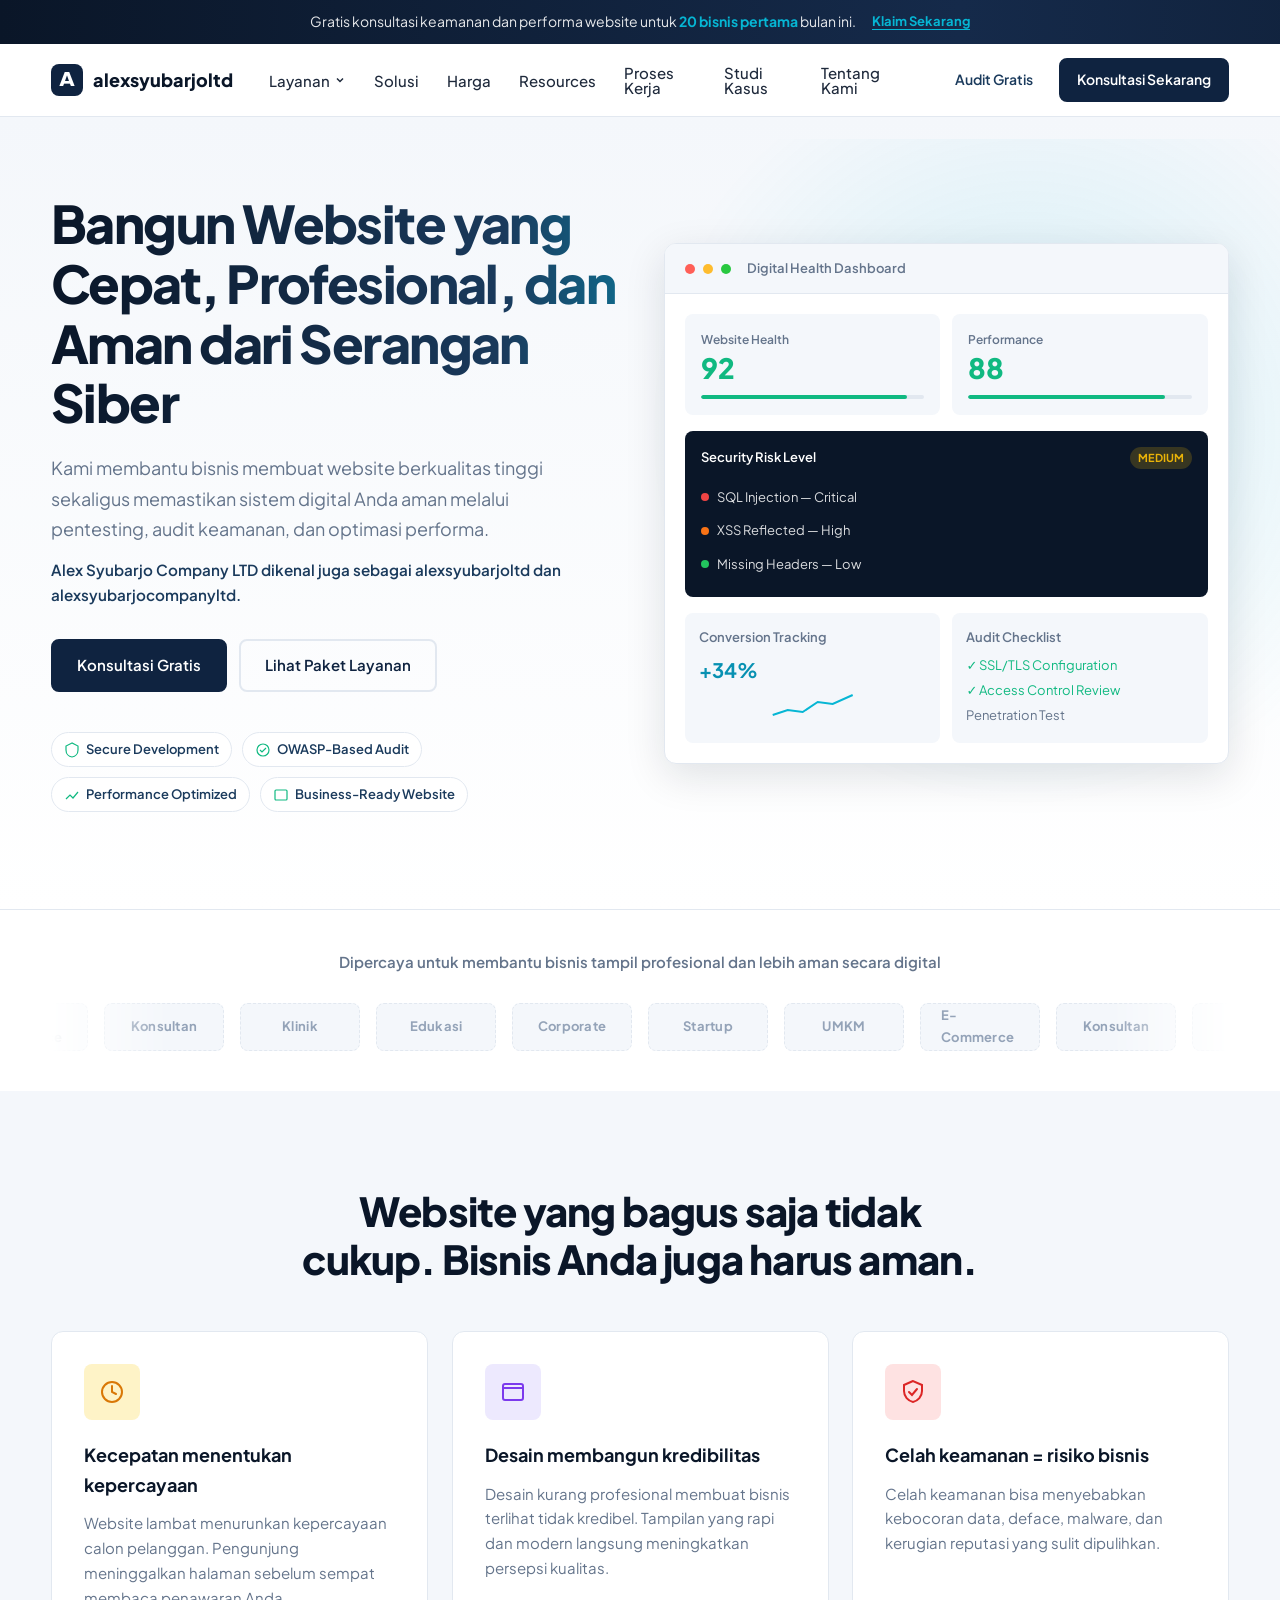
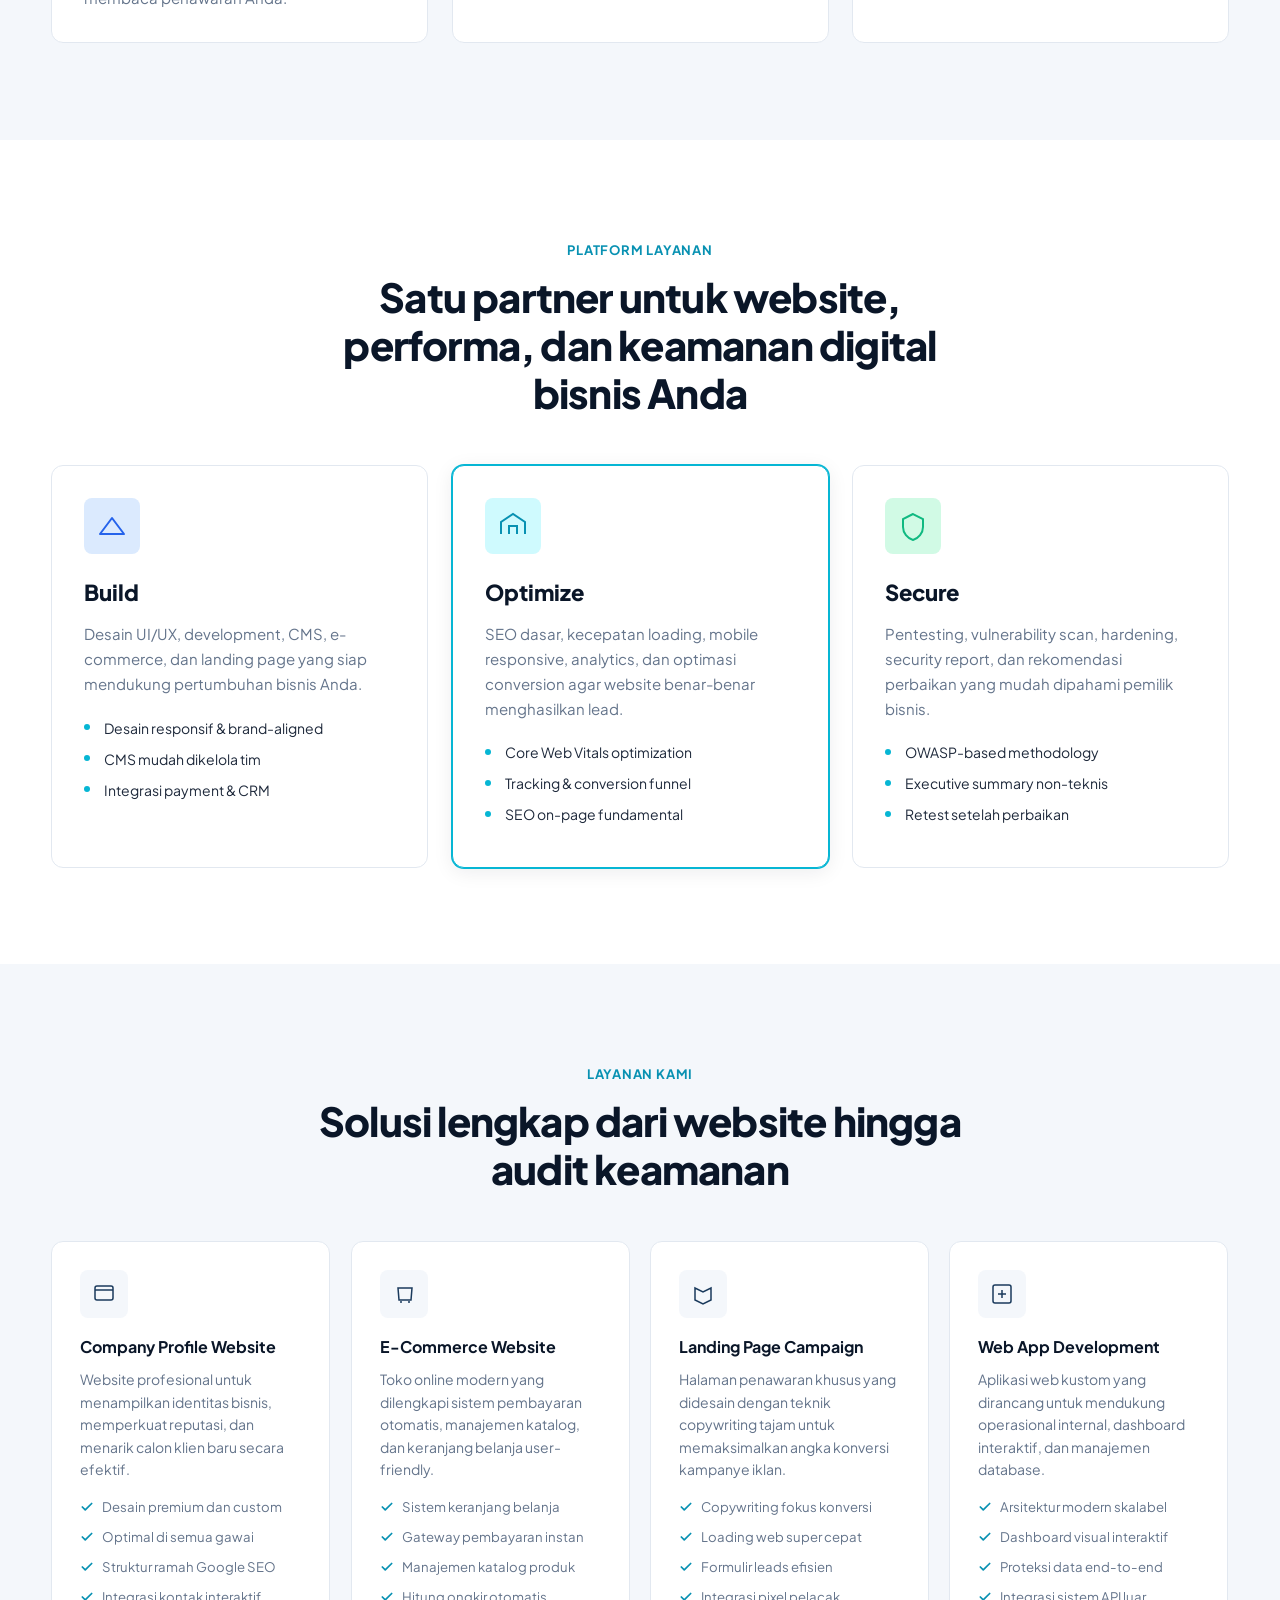
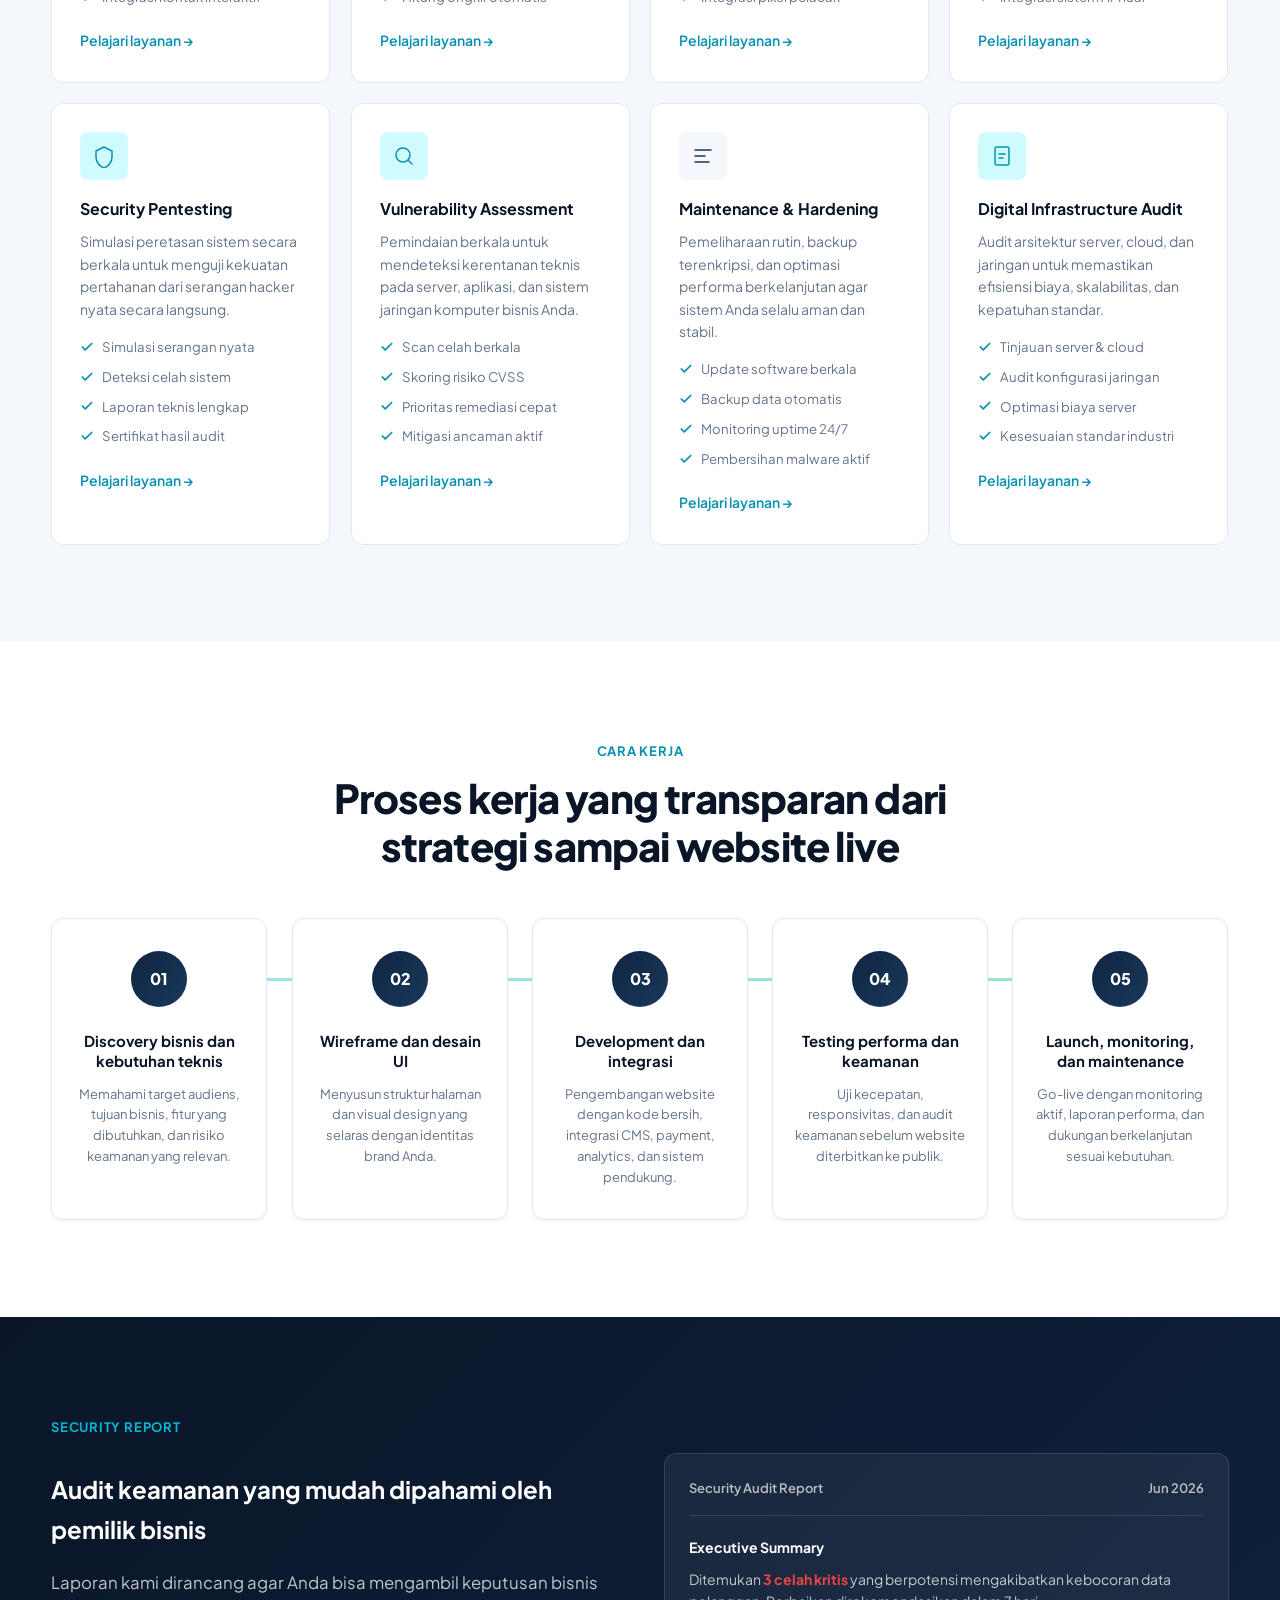
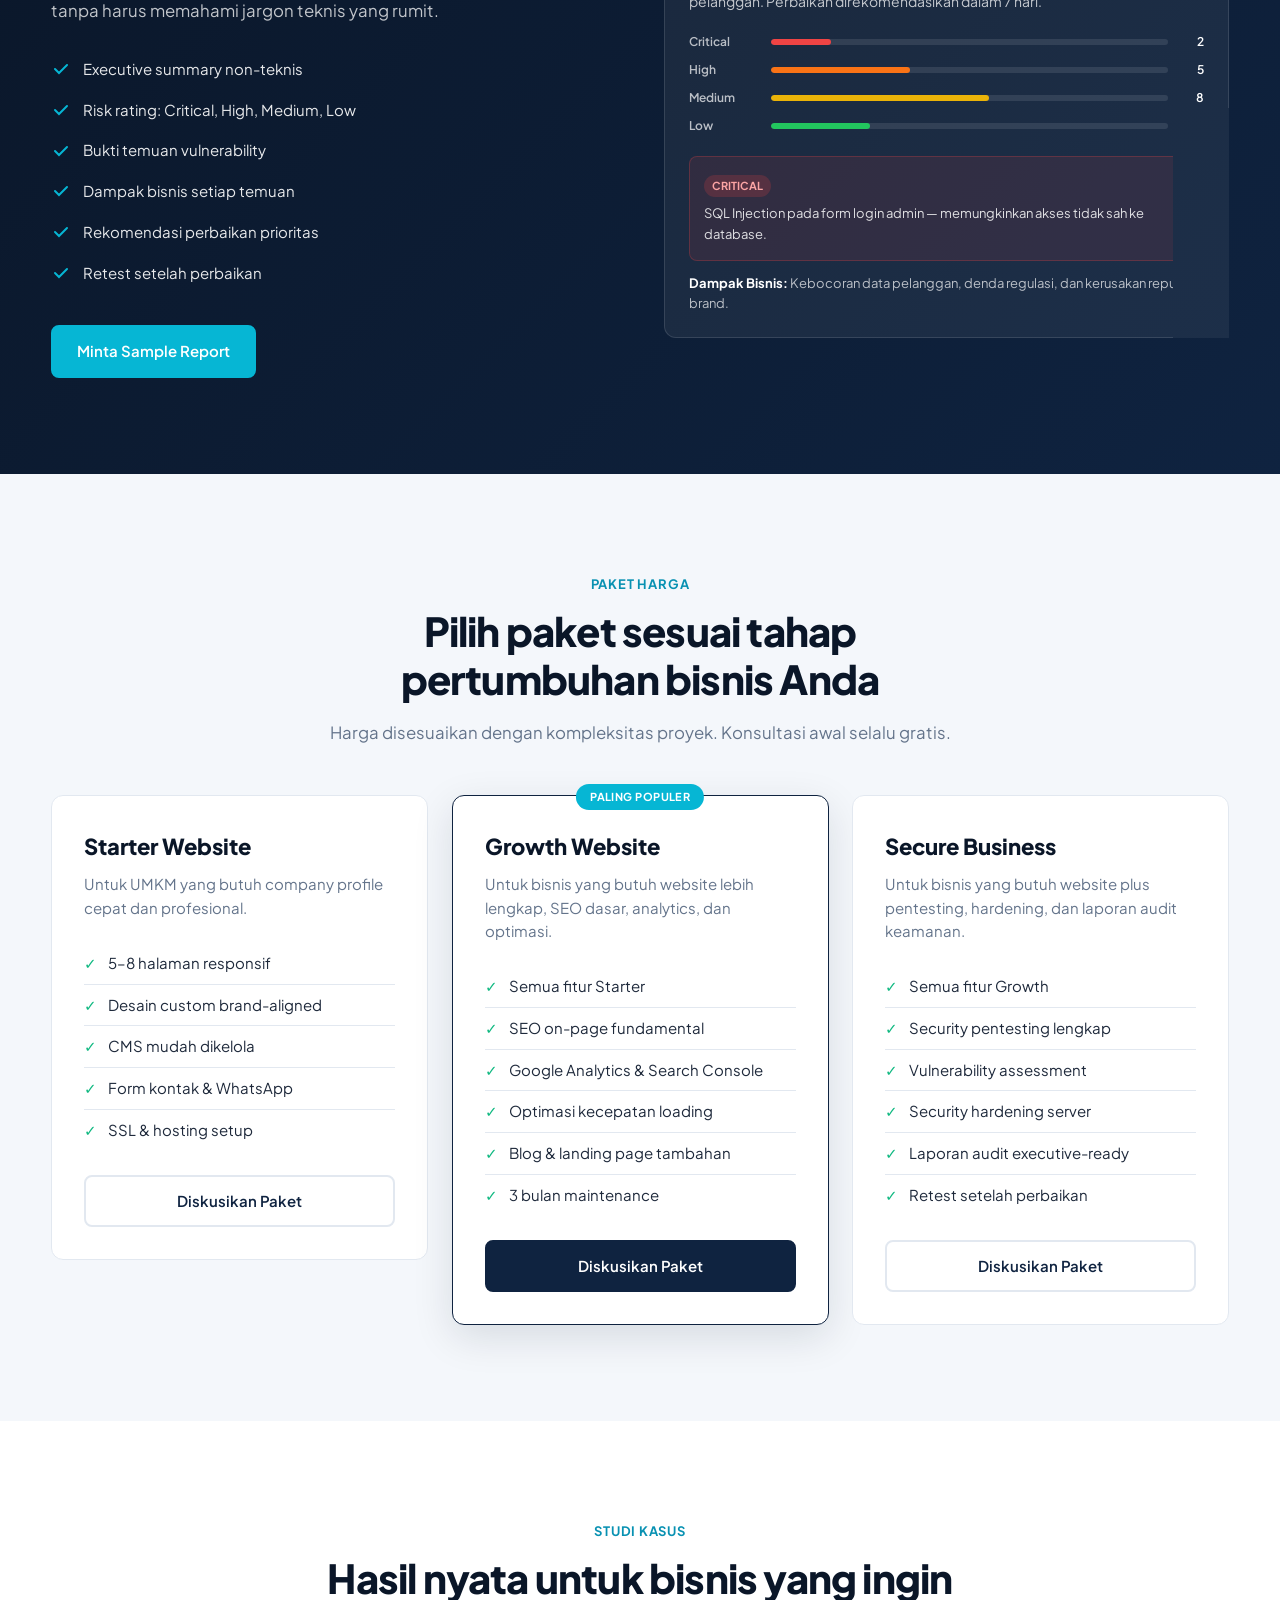
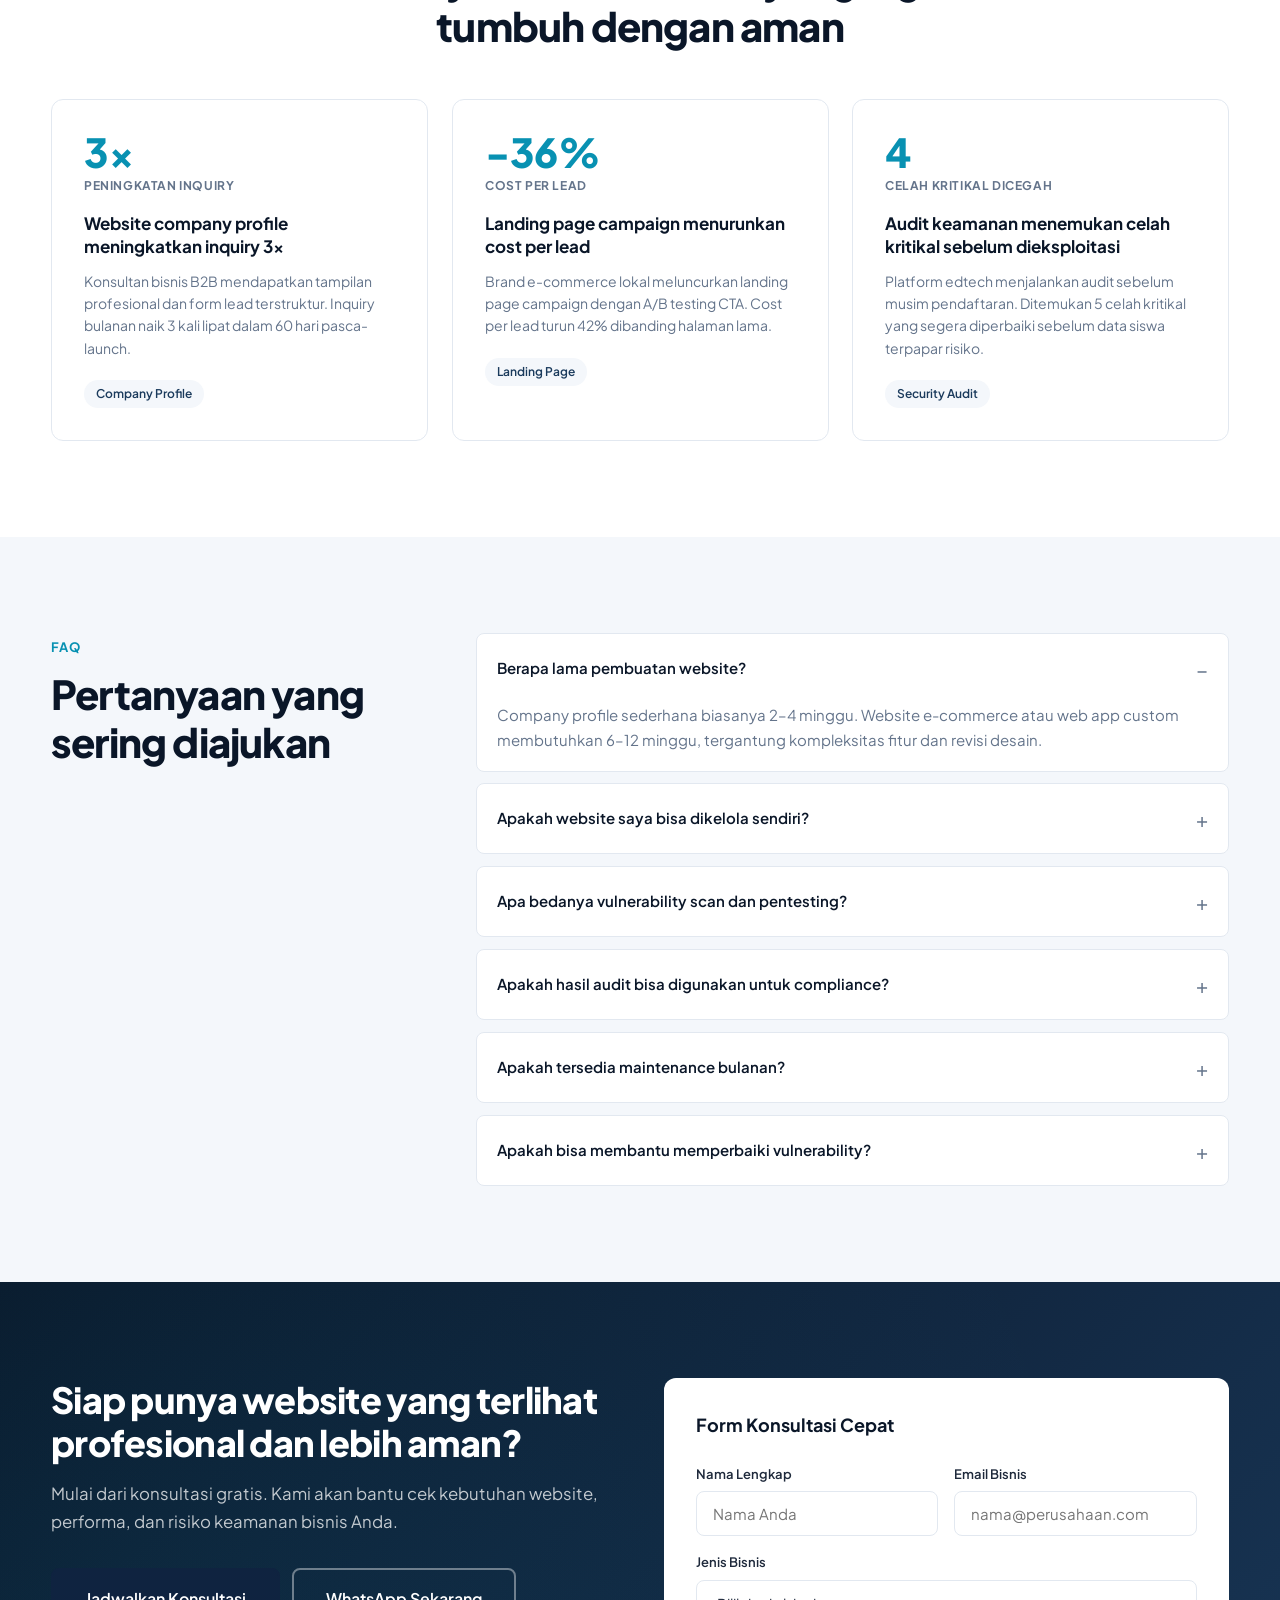
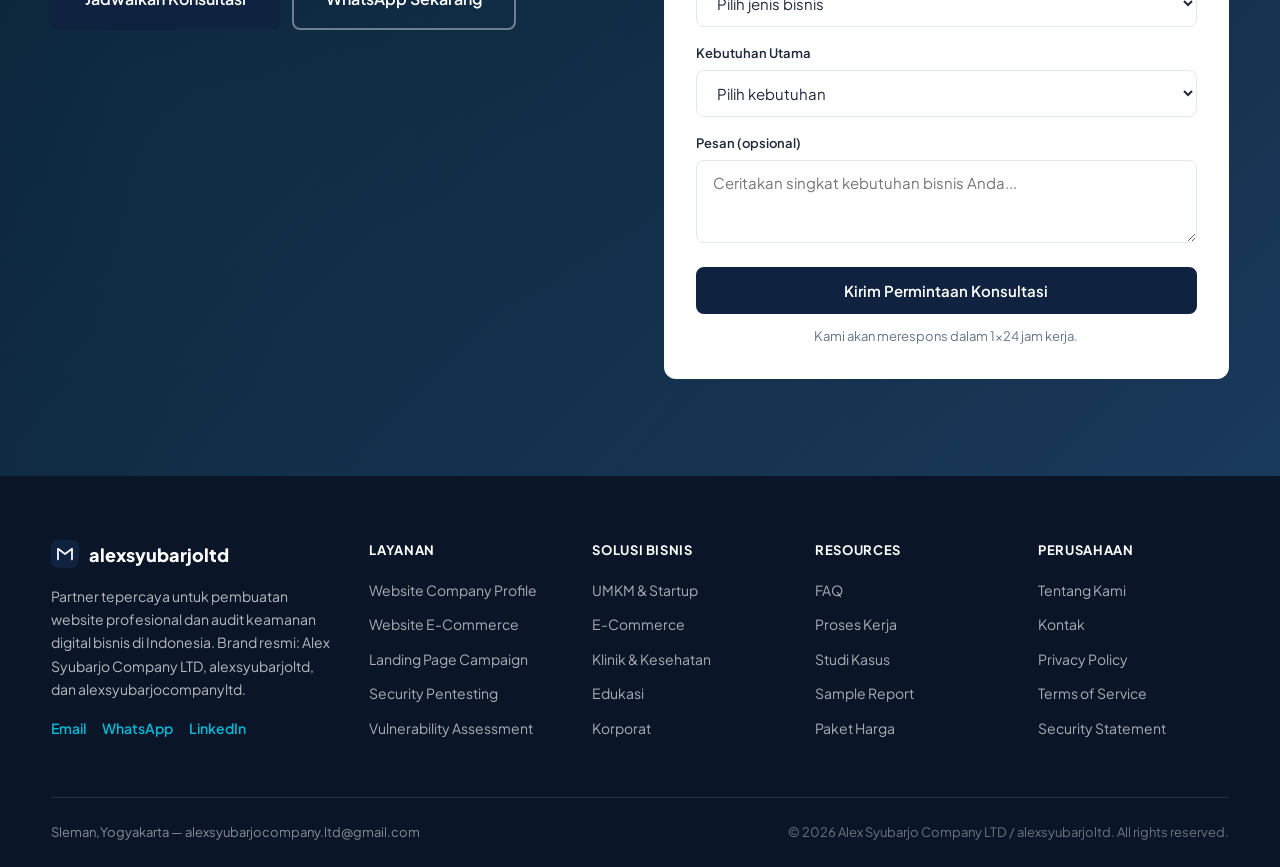
<file: index.html>
<!DOCTYPE html>
<html lang="id">

<head>
  <meta charset="UTF-8" />
  <meta name="viewport" content="width=device-width, initial-scale=1.0" />
  <meta name="description"
    content="Alex Syubarjo Company LTD, alexsyubarjoltd, dan alexsyubarjocompanyltd.web.id menyediakan jasa website profesional, pentesting, dan audit keamanan bisnis." />
  <meta name="robots" content="index, follow" />
  <title>Alex Syubarjo Company LTD | alexsyubarjoltd &amp; alexsyubarjocompanyltd</title>
  <link rel="canonical" href="https://alexsyubarjocompanyltd.web.id/" />
  <link rel="preconnect" href="https://fonts.googleapis.com" />
  <link rel="preconnect" href="https://fonts.gstatic.com" crossorigin />
  <link href="https://fonts.googleapis.com/css2?family=Plus+Jakarta+Sans:wght@400;500;600;700;800&display=swap"
    rel="stylesheet" />
  <link rel="icon" href="/favicon.ico" sizes="any" />
  <link rel="icon" type="image/svg+xml" href="/favicon.svg" />
  <link rel="icon" type="image/png" sizes="48x48" href="/favicon-48.png" />
  <link rel="apple-touch-icon" sizes="180x180" href="/apple-touch-icon.png" />
  <link rel="stylesheet" href="styles.css" />
  <script type="application/ld+json">
    {
      "@context": "https://schema.org",
      "@graph": [
        {
          "@type": "Organization",
          "@id": "https://alexsyubarjocompanyltd.web.id/#organization",
          "name": "Alex Syubarjo Company LTD",
          "alternateName": ["alexsyubarjoltd", "alexsyubarjocompanyltd"],
          "url": "https://alexsyubarjocompanyltd.web.id/",
          "logo": "https://alexsyubarjocompanyltd.web.id/favicon-96.png"
        },
        {
          "@type": "WebSite",
          "@id": "https://alexsyubarjocompanyltd.web.id/#website",
          "name": "Alex Syubarjo Company LTD",
          "alternateName": ["alexsyubarjoltd", "alexsyubarjocompanyltd"],
          "url": "https://alexsyubarjocompanyltd.web.id/",
          "publisher": {
            "@id": "https://alexsyubarjocompanyltd.web.id/#organization"
          }
        }
      ]
    }
  </script>
</head>

<body>
  <!-- Loading Screen -->
  <div id="pageLoader" class="page-loader">
    <div class="loader-inner">
      <div class="loader-logo">
        <svg width="48" height="48" viewBox="0 0 32 32" fill="none" aria-hidden="true">
          <rect width="32" height="32" rx="8" fill="#0f2340" />
          <text x="16" y="22" text-anchor="middle" font-family="system-ui,sans-serif" font-weight="900" font-size="20" fill="#fff">A</text>
        </svg>
      </div>
      <span class="loader-brand">alexsyubarjoltd</span>
      <div class="loader-spinner">
        <svg width="40" height="40" viewBox="0 0 40 40" aria-hidden="true">
          <circle cx="20" cy="20" r="16" stroke="rgba(255,255,255,0.15)" stroke-width="3" fill="none" />
          <circle cx="20" cy="20" r="16" stroke="#06b6d4" stroke-width="3" fill="none" stroke-dasharray="80 21"
            stroke-linecap="round" />
        </svg>
      </div>
      <p class="loader-tagline">Mempersiapkan website Anda...</p>
    </div>
  </div>

  <!-- 1. Announcement bar -->
  <div class="announcement-bar">
    <div class="container announcement-inner">
      <p>Gratis konsultasi keamanan dan performa website untuk <strong>20 bisnis pertama</strong> bulan ini.</p>
      <a href="#kontak" class="announcement-cta">Klaim Sekarang</a>
    </div>
  </div>

  <!-- 2. Header -->
  <header class="site-header" id="header">
    <div class="container header-inner">
      <a href="#" class="logo" aria-label="alexsyubarjoltd">
        <span class="logo-mark" aria-hidden="true">
          <svg width="32" height="32" viewBox="0 0 32 32" fill="none">
            <rect width="32" height="32" rx="8" fill="currentColor" />
            <text x="16" y="22" text-anchor="middle" font-family="system-ui,sans-serif" font-weight="900" font-size="20"
              fill="#fff">A</text>
          </svg>
        </span>
        <span class="logo-text">alexsyubarjoltd</span>
      </a>

      <button class="nav-toggle" type="button" aria-label="Menu" aria-expanded="false" id="navToggle">
        <span></span><span></span><span></span>
      </button>

      <nav class="main-nav" id="mainNav" aria-label="Navigasi utama">
        <div class="nav-item has-mega">
          <button class="nav-link nav-trigger" type="button" aria-expanded="false" aria-haspopup="true"
            id="layananTrigger">
            Layanan
            <svg class="chevron" width="12" height="12" viewBox="0 0 12 12" aria-hidden="true">
              <path d="M3 4.5L6 7.5L9 4.5" stroke="currentColor" stroke-width="1.5" fill="none" />
            </svg>
          </button>
          <div class="mega-menu" id="megaMenu" role="menu">
            <div class="mega-grid">
              <div class="mega-col">
                <span class="mega-label">Pembuatan Website</span>
                <a href="company-profile.html" role="menuitem">Website Company Profile</a>
                <a href="ecommerce.html" role="menuitem">Website E-Commerce</a>
                <a href="landing-page.html" role="menuitem">Landing Page Campaign</a>
                <a href="web-app.html" role="menuitem">Web App Development</a>
              </div>
              <div class="mega-col">
                <span class="mega-label">Keamanan Digital</span>
                <a href="pentesting.html" role="menuitem">Security Pentesting</a>
                <a href="vulnerability.html" role="menuitem">Vulnerability Assessment</a>
                <a href="audit-infrastruktur.html" role="menuitem">Audit Infrastruktur Digital</a>
                <a href="maintenance.html" role="menuitem">Maintenance &amp; Hardening</a>
              </div>
              <div class="mega-promo">
                <p class="mega-promo-title">Butuh audit cepat?</p>
                <p>Dapatkan penilaian risiko awal gratis untuk website bisnis Anda.</p>
                <a href="#kontak" class="btn btn-accent btn-sm">Audit Gratis</a>
              </div>
            </div>
          </div>
        </div>
        <a href="#solusi" class="nav-link">Solusi</a>
        <a href="#harga" class="nav-link">Harga</a>
        <a href="#faq" class="nav-link">Resources</a>
        <a href="#proses" class="nav-link">Proses Kerja</a>
        <a href="#studi-kasus" class="nav-link">Studi Kasus</a>
        <a href="#kontak" class="nav-link">Tentang Kami</a>
      </nav>

      <div class="header-actions">
        <a href="#audit" class="btn btn-ghost btn-sm hide-mobile">Audit Gratis</a>
        <a href="#kontak" class="btn btn-primary btn-sm">Konsultasi Sekarang</a>
      </div>
    </div>
  </header>

  <main>
    <!-- 3. Hero -->
    <section class="hero" id="beranda">
      <div class="container hero-grid">
        <div class="hero-copy">
          <h1>Bangun Website yang Cepat, Profesional, dan Aman dari Serangan Siber</h1>
          <p class="hero-sub">Kami membantu bisnis membuat website berkualitas tinggi sekaligus memastikan sistem
            digital Anda aman melalui pentesting, audit keamanan, dan optimasi performa.</p>
          <p class="brand-alias">Alex Syubarjo Company LTD dikenal juga sebagai alexsyubarjoltd dan
            alexsyubarjocompanyltd.</p>
          <div class="hero-actions">
            <a href="#kontak" class="btn btn-primary">Konsultasi Gratis</a>
            <a href="#harga" class="btn btn-outline">Lihat Paket Layanan</a>
          </div>
          <div class="trust-badges">
            <span class="badge"><svg width="16" height="16" viewBox="0 0 16 16" aria-hidden="true">
                <path d="M8 1L2 4v4c0 3.5 2.5 6.5 6 7 3.5-.5 6-3.5 6-7V4L8 1z" stroke="currentColor" fill="none"
                  stroke-width="1.2" />
              </svg> Secure Development</span>
            <span class="badge"><svg width="16" height="16" viewBox="0 0 16 16" aria-hidden="true">
                <circle cx="8" cy="8" r="6" stroke="currentColor" fill="none" stroke-width="1.2" />
                <path d="M5 8l2 2 4-4" stroke="currentColor" fill="none" stroke-width="1.2" />
              </svg> OWASP-Based Audit</span>
            <span class="badge"><svg width="16" height="16" viewBox="0 0 16 16" aria-hidden="true">
                <path d="M2 12l4-4 3 3 5-6" stroke="currentColor" fill="none" stroke-width="1.2" />
              </svg> Performance Optimized</span>
            <span class="badge"><svg width="16" height="16" viewBox="0 0 16 16" aria-hidden="true">
                <rect x="2" y="3" width="12" height="10" rx="1" stroke="currentColor" fill="none" stroke-width="1.2" />
              </svg> Business-Ready Website</span>
          </div>
        </div>

        <div class="hero-visual" aria-hidden="true">
          <div class="dashboard-mockup">
            <div class="mockup-header">
              <span class="dot red"></span><span class="dot yellow"></span><span class="dot green"></span>
              <span class="mockup-title">Digital Health Dashboard</span>
            </div>
            <div class="mockup-body">
              <div class="score-row">
                <div class="score-card">
                  <span class="score-label">Website Health</span>
                  <span class="score-value good">92</span>
                  <div class="score-bar"><span style="width:92%"></span></div>
                </div>
                <div class="score-card">
                  <span class="score-label">Performance</span>
                  <span class="score-value good">88</span>
                  <div class="score-bar"><span style="width:88%"></span></div>
                </div>
              </div>
              <div class="risk-panel">
                <div class="risk-header">
                  <span>Security Risk Level</span>
                  <span class="risk-tag medium">Medium</span>
                </div>
                <div class="risk-items">
                  <div class="risk-item"><span class="risk-dot critical"></span> SQL Injection — Critical</div>
                  <div class="risk-item"><span class="risk-dot high"></span> XSS Reflected — High</div>
                  <div class="risk-item"><span class="risk-dot low"></span> Missing Headers — Low</div>
                </div>
              </div>
              <div class="mockup-bottom">
                <div class="conversion-mini">
                  <span>Conversion Tracking</span>
                  <strong>+34%</strong>
                  <svg viewBox="0 0 80 30" class="sparkline">
                    <polyline points="0,25 15,20 30,22 45,12 60,14 80,5" fill="none" stroke="currentColor"
                      stroke-width="2" />
                  </svg>
                </div>
                <div class="checklist-mini">
                  <span>Audit Checklist</span>
                  <ul>
                    <li class="done">SSL/TLS Configuration</li>
                    <li class="done">Access Control Review</li>
                    <li>Penetration Test</li>
                  </ul>
                </div>
              </div>
            </div>
          </div>
          <div class="hero-glow"></div>
        </div>
      </div>
    </section>

    <!-- 4. Social proof -->
    <section class="social-proof">
      <div class="container">
        <p class="social-proof-title">Dipercaya untuk membantu bisnis tampil profesional dan lebih aman secara digital
        </p>
        <div class="logo-strip">
          <div class="logo-placeholder"><span>Startup</span></div>
          <div class="logo-placeholder"><span>UMKM</span></div>
          <div class="logo-placeholder"><span>E-Commerce</span></div>
          <div class="logo-placeholder"><span>Konsultan</span></div>
          <div class="logo-placeholder"><span>Klinik</span></div>
          <div class="logo-placeholder"><span>Edukasi</span></div>
          <div class="logo-placeholder"><span>Corporate</span></div>
        </div>
      </div>
    </section>

    <!-- 5. Problem -->
    <section class="section section-alt" id="masalah">
      <div class="container">
        <div class="section-header center">
          <h2>Website yang bagus saja tidak cukup. Bisnis Anda juga harus aman.</h2>
        </div>
        <div class="problem-grid">
          <article class="problem-card">
            <div class="problem-icon slow">
              <svg width="28" height="28" viewBox="0 0 28 28" aria-hidden="true">
                <circle cx="14" cy="14" r="10" stroke="currentColor" fill="none" stroke-width="2" />
                <path d="M14 8v6l4 2" stroke="currentColor" fill="none" stroke-width="2" stroke-linecap="round" />
              </svg>
            </div>
            <h3>Kecepatan menentukan kepercayaan</h3>
            <p>Website lambat menurunkan kepercayaan calon pelanggan. Pengunjung meninggalkan halaman sebelum sempat
              membaca penawaran Anda.</p>
          </article>
          <article class="problem-card">
            <div class="problem-icon design">
              <svg width="28" height="28" viewBox="0 0 28 28" aria-hidden="true">
                <rect x="4" y="6" width="20" height="16" rx="2" stroke="currentColor" fill="none" stroke-width="2" />
                <path d="M4 10h20" stroke="currentColor" stroke-width="2" />
              </svg>
            </div>
            <h3>Desain membangun kredibilitas</h3>
            <p>Desain kurang profesional membuat bisnis terlihat tidak kredibel. Tampilan yang rapi dan modern langsung
              meningkatkan persepsi kualitas.</p>
          </article>
          <article class="problem-card">
            <div class="problem-icon security">
              <svg width="28" height="28" viewBox="0 0 28 28" aria-hidden="true">
                <path d="M14 3L5 7v6c0 5.5 4 10 9 11 5-1 9-5.5 9-11V7l-9-4z" stroke="currentColor" fill="none"
                  stroke-width="2" />
                <path d="M10 14l3 3 5-6" stroke="currentColor" fill="none" stroke-width="2" stroke-linecap="round" />
              </svg>
            </div>
            <h3>Celah keamanan = risiko bisnis</h3>
            <p>Celah keamanan bisa menyebabkan kebocoran data, deface, malware, dan kerugian reputasi yang sulit
              dipulihkan.</p>
          </article>
        </div>
      </div>
    </section>

    <!-- 6. Solution / Platform -->
    <section class="section" id="solusi">
      <div class="container">
        <div class="section-header center">
          <span class="eyebrow">Platform Layanan</span>
          <h2>Satu partner untuk website, performa, dan keamanan digital bisnis Anda</h2>
        </div>
        <div class="pillar-grid">
          <article class="pillar-card">
            <div class="pillar-icon build">
              <svg width="32" height="32" viewBox="0 0 32 32" aria-hidden="true">
                <path d="M4 24l12-16 12 16H4z" stroke="currentColor" fill="none" stroke-width="2"
                  stroke-linejoin="round" />
              </svg>
            </div>
            <h3>Build</h3>
            <p>Desain UI/UX, development, CMS, e-commerce, dan landing page yang siap mendukung pertumbuhan bisnis Anda.
            </p>
            <ul>
              <li>Desain responsif &amp; brand-aligned</li>
              <li>CMS mudah dikelola tim</li>
              <li>Integrasi payment &amp; CRM</li>
            </ul>
          </article>
          <article class="pillar-card featured">
            <div class="pillar-icon optimize">
              <svg width="32" height="32" viewBox="0 0 32 32" aria-hidden="true">
                <path d="M4 24V12l12-8 12 8v12" stroke="currentColor" fill="none" stroke-width="2" />
                <path d="M12 24v-8h8v8" stroke="currentColor" fill="none" stroke-width="2" />
              </svg>
            </div>
            <h3>Optimize</h3>
            <p>SEO dasar, kecepatan loading, mobile responsive, analytics, dan optimasi conversion agar website
              benar-benar menghasilkan lead.</p>
            <ul>
              <li>Core Web Vitals optimization</li>
              <li>Tracking &amp; conversion funnel</li>
              <li>SEO on-page fundamental</li>
            </ul>
          </article>
          <article class="pillar-card">
            <div class="pillar-icon secure">
              <svg width="32" height="32" viewBox="0 0 32 32" aria-hidden="true">
                <path d="M16 4L6 9v8c0 6 4.5 11.5 10 13 5.5-1.5 10-7 10-13V9l-10-5z" stroke="currentColor" fill="none"
                  stroke-width="2" />
              </svg>
            </div>
            <h3>Secure</h3>
            <p>Pentesting, vulnerability scan, hardening, security report, dan rekomendasi perbaikan yang mudah dipahami
              pemilik bisnis.</p>
            <ul>
              <li>OWASP-based methodology</li>
              <li>Executive summary non-teknis</li>
              <li>Retest setelah perbaikan</li>
            </ul>
          </article>
        </div>
      </div>
    </section>

    <!-- 7. Service cards -->
    <section class="section section-alt" id="layanan">
      <div class="container">
        <div class="section-header center">
          <span class="eyebrow">Layanan Kami</span>
          <h2>Solusi lengkap dari website hingga audit keamanan</h2>
        </div>
        <div class="service-grid">
          <article class="service-card">
            <div class="service-icon"><svg width="24" height="24" viewBox="0 0 24 24" aria-hidden="true">
                <rect x="3" y="4" width="18" height="14" rx="2" stroke="currentColor" fill="none" stroke-width="1.5" />
                <path d="M3 8h18" stroke="currentColor" stroke-width="1.5" />
              </svg></div>
            <h3>Company Profile Website</h3>
            <p>Website profesional untuk menampilkan identitas bisnis, memperkuat reputasi, dan menarik calon klien baru secara efektif.</p>
            <ul class="service-features">
              <li><svg width="14" height="14" viewBox="0 0 24 24" fill="none" stroke="currentColor" stroke-width="3" stroke-linecap="round" stroke-linejoin="round" aria-hidden="true"><polyline points="20 6 9 17 4 12"></polyline></svg> Desain premium dan custom</li>
              <li><svg width="14" height="14" viewBox="0 0 24 24" fill="none" stroke="currentColor" stroke-width="3" stroke-linecap="round" stroke-linejoin="round" aria-hidden="true"><polyline points="20 6 9 17 4 12"></polyline></svg> Optimal di semua gawai</li>
              <li><svg width="14" height="14" viewBox="0 0 24 24" fill="none" stroke="currentColor" stroke-width="3" stroke-linecap="round" stroke-linejoin="round" aria-hidden="true"><polyline points="20 6 9 17 4 12"></polyline></svg> Struktur ramah Google SEO</li>
              <li><svg width="14" height="14" viewBox="0 0 24 24" fill="none" stroke="currentColor" stroke-width="3" stroke-linecap="round" stroke-linejoin="round" aria-hidden="true"><polyline points="20 6 9 17 4 12"></polyline></svg> Integrasi kontak interaktif</li>
            </ul>
            <a href="company-profile.html" class="service-link">Pelajari layanan →</a>
          </article>
          <article class="service-card">
            <div class="service-icon"><svg width="24" height="24" viewBox="0 0 24 24" aria-hidden="true">
                <path d="M6 6h14l-1 12H7L6 6z" stroke="currentColor" fill="none" stroke-width="1.5" />
                <circle cx="9" cy="20" r="1" fill="currentColor" />
                <circle cx="17" cy="20" r="1" fill="currentColor" />
              </svg></div>
            <h3>E-Commerce Website</h3>
            <p>Toko online modern yang dilengkapi sistem pembayaran otomatis, manajemen katalog, dan keranjang belanja user-friendly.</p>
            <ul class="service-features">
              <li><svg width="14" height="14" viewBox="0 0 24 24" fill="none" stroke="currentColor" stroke-width="3" stroke-linecap="round" stroke-linejoin="round" aria-hidden="true"><polyline points="20 6 9 17 4 12"></polyline></svg> Sistem keranjang belanja</li>
              <li><svg width="14" height="14" viewBox="0 0 24 24" fill="none" stroke="currentColor" stroke-width="3" stroke-linecap="round" stroke-linejoin="round" aria-hidden="true"><polyline points="20 6 9 17 4 12"></polyline></svg> Gateway pembayaran instan</li>
              <li><svg width="14" height="14" viewBox="0 0 24 24" fill="none" stroke="currentColor" stroke-width="3" stroke-linecap="round" stroke-linejoin="round" aria-hidden="true"><polyline points="20 6 9 17 4 12"></polyline></svg> Manajemen katalog produk</li>
              <li><svg width="14" height="14" viewBox="0 0 24 24" fill="none" stroke="currentColor" stroke-width="3" stroke-linecap="round" stroke-linejoin="round" aria-hidden="true"><polyline points="20 6 9 17 4 12"></polyline></svg> Hitung ongkir otomatis</li>
            </ul>
            <a href="ecommerce.html" class="service-link">Pelajari layanan →</a>
          </article>
          <article class="service-card">
            <div class="service-icon"><svg width="24" height="24" viewBox="0 0 24 24" aria-hidden="true">
                <path d="M4 18V6l8 4 8-4v12l-8 4-8-4z" stroke="currentColor" fill="none" stroke-width="1.5" />
              </svg></div>
            <h3>Landing Page Campaign</h3>
            <p>Halaman penawaran khusus yang didesain dengan teknik copywriting tajam untuk memaksimalkan angka konversi kampanye iklan.</p>
            <ul class="service-features">
              <li><svg width="14" height="14" viewBox="0 0 24 24" fill="none" stroke="currentColor" stroke-width="3" stroke-linecap="round" stroke-linejoin="round" aria-hidden="true"><polyline points="20 6 9 17 4 12"></polyline></svg> Copywriting fokus konversi</li>
              <li><svg width="14" height="14" viewBox="0 0 24 24" fill="none" stroke="currentColor" stroke-width="3" stroke-linecap="round" stroke-linejoin="round" aria-hidden="true"><polyline points="20 6 9 17 4 12"></polyline></svg> Loading web super cepat</li>
              <li><svg width="14" height="14" viewBox="0 0 24 24" fill="none" stroke="currentColor" stroke-width="3" stroke-linecap="round" stroke-linejoin="round" aria-hidden="true"><polyline points="20 6 9 17 4 12"></polyline></svg> Formulir leads efisien</li>
              <li><svg width="14" height="14" viewBox="0 0 24 24" fill="none" stroke="currentColor" stroke-width="3" stroke-linecap="round" stroke-linejoin="round" aria-hidden="true"><polyline points="20 6 9 17 4 12"></polyline></svg> Integrasi pixel pelacak</li>
            </ul>
            <a href="landing-page.html" class="service-link">Pelajari layanan →</a>
          </article>
          <article class="service-card">
            <div class="service-icon"><svg width="24" height="24" viewBox="0 0 24 24" aria-hidden="true">
                <rect x="3" y="3" width="18" height="18" rx="2" stroke="currentColor" fill="none" stroke-width="1.5" />
                <path d="M8 12h8M12 8v8" stroke="currentColor" stroke-width="1.5" />
              </svg></div>
            <h3>Web App Development</h3>
            <p>Aplikasi web kustom yang dirancang untuk mendukung operasional internal, dashboard interaktif, dan manajemen database.</p>
            <ul class="service-features">
              <li><svg width="14" height="14" viewBox="0 0 24 24" fill="none" stroke="currentColor" stroke-width="3" stroke-linecap="round" stroke-linejoin="round" aria-hidden="true"><polyline points="20 6 9 17 4 12"></polyline></svg> Arsitektur modern skalabel</li>
              <li><svg width="14" height="14" viewBox="0 0 24 24" fill="none" stroke="currentColor" stroke-width="3" stroke-linecap="round" stroke-linejoin="round" aria-hidden="true"><polyline points="20 6 9 17 4 12"></polyline></svg> Dashboard visual interaktif</li>
              <li><svg width="14" height="14" viewBox="0 0 24 24" fill="none" stroke="currentColor" stroke-width="3" stroke-linecap="round" stroke-linejoin="round" aria-hidden="true"><polyline points="20 6 9 17 4 12"></polyline></svg> Proteksi data end-to-end</li>
              <li><svg width="14" height="14" viewBox="0 0 24 24" fill="none" stroke="currentColor" stroke-width="3" stroke-linecap="round" stroke-linejoin="round" aria-hidden="true"><polyline points="20 6 9 17 4 12"></polyline></svg> Integrasi sistem API luar</li>
            </ul>
            <a href="web-app.html" class="service-link">Pelajari layanan →</a>
          </article>
          <article class="service-card">
            <div class="service-icon accent"><svg width="24" height="24" viewBox="0 0 24 24" aria-hidden="true">
                <path d="M12 3L4 7v6c0 5 3.5 9.5 8 11 4.5-1.5 8-6 8-11V7l-8-4z" stroke="currentColor" fill="none"
                  stroke-width="1.5" />
              </svg></div>
            <h3>Security Pentesting</h3>
            <p>Simulasi peretasan sistem secara berkala untuk menguji kekuatan pertahanan dari serangan hacker nyata secara langsung.</p>
            <ul class="service-features">
              <li><svg width="14" height="14" viewBox="0 0 24 24" fill="none" stroke="currentColor" stroke-width="3" stroke-linecap="round" stroke-linejoin="round" aria-hidden="true"><polyline points="20 6 9 17 4 12"></polyline></svg> Simulasi serangan nyata</li>
              <li><svg width="14" height="14" viewBox="0 0 24 24" fill="none" stroke="currentColor" stroke-width="3" stroke-linecap="round" stroke-linejoin="round" aria-hidden="true"><polyline points="20 6 9 17 4 12"></polyline></svg> Deteksi celah sistem</li>
              <li><svg width="14" height="14" viewBox="0 0 24 24" fill="none" stroke="currentColor" stroke-width="3" stroke-linecap="round" stroke-linejoin="round" aria-hidden="true"><polyline points="20 6 9 17 4 12"></polyline></svg> Laporan teknis lengkap</li>
              <li><svg width="14" height="14" viewBox="0 0 24 24" fill="none" stroke="currentColor" stroke-width="3" stroke-linecap="round" stroke-linejoin="round" aria-hidden="true"><polyline points="20 6 9 17 4 12"></polyline></svg> Sertifikat hasil audit</li>
            </ul>
            <a href="pentesting.html" class="service-link">Pelajari layanan →</a>
          </article>
          <article class="service-card">
            <div class="service-icon accent"><svg width="24" height="24" viewBox="0 0 24 24" aria-hidden="true">
                <circle cx="11" cy="11" r="7" stroke="currentColor" fill="none" stroke-width="1.5" />
                <path d="M16 16l4 4" stroke="currentColor" stroke-width="1.5" stroke-linecap="round" />
              </svg></div>
            <h3>Vulnerability Assessment</h3>
            <p>Pemindaian berkala untuk mendeteksi kerentanan teknis pada server, aplikasi, dan sistem jaringan komputer bisnis Anda.</p>
            <ul class="service-features">
              <li><svg width="14" height="14" viewBox="0 0 24 24" fill="none" stroke="currentColor" stroke-width="3" stroke-linecap="round" stroke-linejoin="round" aria-hidden="true"><polyline points="20 6 9 17 4 12"></polyline></svg> Scan celah berkala</li>
              <li><svg width="14" height="14" viewBox="0 0 24 24" fill="none" stroke="currentColor" stroke-width="3" stroke-linecap="round" stroke-linejoin="round" aria-hidden="true"><polyline points="20 6 9 17 4 12"></polyline></svg> Skoring risiko CVSS</li>
              <li><svg width="14" height="14" viewBox="0 0 24 24" fill="none" stroke="currentColor" stroke-width="3" stroke-linecap="round" stroke-linejoin="round" aria-hidden="true"><polyline points="20 6 9 17 4 12"></polyline></svg> Prioritas remediasi cepat</li>
              <li><svg width="14" height="14" viewBox="0 0 24 24" fill="none" stroke="currentColor" stroke-width="3" stroke-linecap="round" stroke-linejoin="round" aria-hidden="true"><polyline points="20 6 9 17 4 12"></polyline></svg> Mitigasi ancaman aktif</li>
            </ul>
            <a href="vulnerability.html" class="service-link">Pelajari layanan →</a>
          </article>
          <article class="service-card">
            <div class="service-icon"><svg width="24" height="24" viewBox="0 0 24 24" aria-hidden="true">
                <path d="M4 6h16M4 12h10M4 18h14" stroke="currentColor" stroke-width="1.5" stroke-linecap="round" />
              </svg></div>
            <h3>Maintenance & Hardening</h3>
            <p>Pemeliharaan rutin, backup terenkripsi, dan optimasi performa berkelanjutan agar sistem Anda selalu aman dan stabil.</p>
            <ul class="service-features">
              <li><svg width="14" height="14" viewBox="0 0 24 24" fill="none" stroke="currentColor" stroke-width="3" stroke-linecap="round" stroke-linejoin="round" aria-hidden="true"><polyline points="20 6 9 17 4 12"></polyline></svg> Update software berkala</li>
              <li><svg width="14" height="14" viewBox="0 0 24 24" fill="none" stroke="currentColor" stroke-width="3" stroke-linecap="round" stroke-linejoin="round" aria-hidden="true"><polyline points="20 6 9 17 4 12"></polyline></svg> Backup data otomatis</li>
              <li><svg width="14" height="14" viewBox="0 0 24 24" fill="none" stroke="currentColor" stroke-width="3" stroke-linecap="round" stroke-linejoin="round" aria-hidden="true"><polyline points="20 6 9 17 4 12"></polyline></svg> Monitoring uptime 24/7</li>
              <li><svg width="14" height="14" viewBox="0 0 24 24" fill="none" stroke="currentColor" stroke-width="3" stroke-linecap="round" stroke-linejoin="round" aria-hidden="true"><polyline points="20 6 9 17 4 12"></polyline></svg> Pembersihan malware aktif</li>
            </ul>
            <a href="maintenance.html" class="service-link">Pelajari layanan →</a>
          </article>
          <article class="service-card">
            <div class="service-icon accent"><svg width="24" height="24" viewBox="0 0 24 24" aria-hidden="true">
                <rect x="5" y="3" width="14" height="18" rx="2" stroke="currentColor" fill="none" stroke-width="1.5" />
                <path d="M9 10h6M9 14h4" stroke="currentColor" stroke-width="1.5" stroke-linecap="round" />
              </svg></div>
            <h3>Digital Infrastructure Audit</h3>
            <p>Audit arsitektur server, cloud, dan jaringan untuk memastikan efisiensi biaya, skalabilitas, dan kepatuhan standar.</p>
            <ul class="service-features">
              <li><svg width="14" height="14" viewBox="0 0 24 24" fill="none" stroke="currentColor" stroke-width="3" stroke-linecap="round" stroke-linejoin="round" aria-hidden="true"><polyline points="20 6 9 17 4 12"></polyline></svg> Tinjauan server & cloud</li>
              <li><svg width="14" height="14" viewBox="0 0 24 24" fill="none" stroke="currentColor" stroke-width="3" stroke-linecap="round" stroke-linejoin="round" aria-hidden="true"><polyline points="20 6 9 17 4 12"></polyline></svg> Audit konfigurasi jaringan</li>
              <li><svg width="14" height="14" viewBox="0 0 24 24" fill="none" stroke="currentColor" stroke-width="3" stroke-linecap="round" stroke-linejoin="round" aria-hidden="true"><polyline points="20 6 9 17 4 12"></polyline></svg> Optimasi biaya server</li>
              <li><svg width="14" height="14" viewBox="0 0 24 24" fill="none" stroke="currentColor" stroke-width="3" stroke-linecap="round" stroke-linejoin="round" aria-hidden="true"><polyline points="20 6 9 17 4 12"></polyline></svg> Kesesuaian standar industri</li>
            </ul>
            <a href="audit-infrastruktur.html" class="service-link">Pelajari layanan →</a>
          </article>
        </div>
      </div>
    </section>

    <!-- 8. Process -->
    <section class="section" id="proses">
      <div class="container">
        <div class="section-header center">
          <span class="eyebrow">Cara Kerja</span>
          <h2>Proses kerja yang transparan dari strategi sampai website live</h2>
        </div>
        <div class="process-track">
          <article class="process-step">
            <span class="step-num">01</span>
            <h3>Discovery bisnis dan kebutuhan teknis</h3>
            <p>Memahami target audiens, tujuan bisnis, fitur yang dibutuhkan, dan risiko keamanan yang relevan.</p>
          </article>
          <article class="process-step">
            <span class="step-num">02</span>
            <h3>Wireframe dan desain UI</h3>
            <p>Menyusun struktur halaman dan visual design yang selaras dengan identitas brand Anda.</p>
          </article>
          <article class="process-step">
            <span class="step-num">03</span>
            <h3>Development dan integrasi</h3>
            <p>Pengembangan website dengan kode bersih, integrasi CMS, payment, analytics, dan sistem pendukung.</p>
          </article>
          <article class="process-step">
            <span class="step-num">04</span>
            <h3>Testing performa dan keamanan</h3>
            <p>Uji kecepatan, responsivitas, dan audit keamanan sebelum website diterbitkan ke publik.</p>
          </article>
          <article class="process-step">
            <span class="step-num">05</span>
            <h3>Launch, monitoring, dan maintenance</h3>
            <p>Go-live dengan monitoring aktif, laporan performa, dan dukungan berkelanjutan sesuai kebutuhan.</p>
          </article>
        </div>
      </div>
    </section>

    <!-- 9. Security audit -->
    <section class="section section-dark" id="audit">
      <div class="container audit-grid">
        <div class="audit-copy">
          <span class="eyebrow light">Security Report</span>
          <h2>Audit keamanan yang mudah dipahami oleh pemilik bisnis</h2>
          <p>Laporan kami dirancang agar Anda bisa mengambil keputusan bisnis tanpa harus memahami jargon teknis yang
            rumit.</p>
          <ul class="audit-features">
            <li>
              <svg width="20" height="20" viewBox="0 0 20 20" aria-hidden="true">
                <path d="M4 10l4 4 8-8" stroke="currentColor" fill="none" stroke-width="2" stroke-linecap="round" />
              </svg>
              Executive summary non-teknis
            </li>
            <li>
              <svg width="20" height="20" viewBox="0 0 20 20" aria-hidden="true">
                <path d="M4 10l4 4 8-8" stroke="currentColor" fill="none" stroke-width="2" stroke-linecap="round" />
              </svg>
              Risk rating: Critical, High, Medium, Low
            </li>
            <li>
              <svg width="20" height="20" viewBox="0 0 20 20" aria-hidden="true">
                <path d="M4 10l4 4 8-8" stroke="currentColor" fill="none" stroke-width="2" stroke-linecap="round" />
              </svg>
              Bukti temuan vulnerability
            </li>
            <li>
              <svg width="20" height="20" viewBox="0 0 20 20" aria-hidden="true">
                <path d="M4 10l4 4 8-8" stroke="currentColor" fill="none" stroke-width="2" stroke-linecap="round" />
              </svg>
              Dampak bisnis setiap temuan
            </li>
            <li>
              <svg width="20" height="20" viewBox="0 0 20 20" aria-hidden="true">
                <path d="M4 10l4 4 8-8" stroke="currentColor" fill="none" stroke-width="2" stroke-linecap="round" />
              </svg>
              Rekomendasi perbaikan prioritas
            </li>
            <li>
              <svg width="20" height="20" viewBox="0 0 20 20" aria-hidden="true">
                <path d="M4 10l4 4 8-8" stroke="currentColor" fill="none" stroke-width="2" stroke-linecap="round" />
              </svg>
              Retest setelah perbaikan
            </li>
          </ul>
          <a href="#kontak" class="btn btn-accent">Minta Sample Report</a>
        </div>
        <div class="audit-report" aria-hidden="true">
          <div class="report-card">
            <div class="report-header">
              <span>Security Audit Report</span>
              <span class="report-date">Jun 2026</span>
            </div>
            <div class="report-summary">
              <h4>Executive Summary</h4>
              <p>Ditemukan <strong>3 celah kritis</strong> yang berpotensi mengakibatkan kebocoran data pelanggan.
                Perbaikan direkomendasikan dalam 7 hari.</p>
            </div>
            <div class="report-ratings">
              <div class="rating-row critical"><span>Critical</span>
                <div class="rating-bar"><span style="width:15%"></span></div><span>2</span>
              </div>
              <div class="rating-row high"><span>High</span>
                <div class="rating-bar"><span style="width:35%"></span></div><span>5</span>
              </div>
              <div class="rating-row medium"><span>Medium</span>
                <div class="rating-bar"><span style="width:55%"></span></div><span>8</span>
              </div>
              <div class="rating-row low"><span>Low</span>
                <div class="rating-bar"><span style="width:25%"></span></div><span>3</span>
              </div>
            </div>
            <div class="report-finding">
              <span class="finding-tag critical">Critical</span>
              <p>SQL Injection pada form login admin — memungkinkan akses tidak sah ke database.</p>
            </div>
            <div class="report-impact">
              <strong>Dampak Bisnis:</strong> Kebocoran data pelanggan, denda regulasi, dan kerusakan reputasi brand.
            </div>
          </div>
        </div>
      </div>
    </section>

    <!-- 10. Pricing -->
    <section class="section section-alt" id="harga">
      <div class="container">
        <div class="section-header center">
          <span class="eyebrow">Paket Harga</span>
          <h2>Pilih paket sesuai tahap pertumbuhan bisnis Anda</h2>
          <p class="section-desc">Harga disesuaikan dengan kompleksitas proyek. Konsultasi awal selalu gratis.</p>
        </div>
        <div class="pricing-grid">
          <article class="pricing-card">
            <h3>Starter Website</h3>
            <p class="pricing-desc">Untuk UMKM yang butuh company profile cepat dan profesional.</p>
            <ul class="pricing-features">
              <li>5–8 halaman responsif</li>
              <li>Desain custom brand-aligned</li>
              <li>CMS mudah dikelola</li>
              <li>Form kontak &amp; WhatsApp</li>
              <li>SSL &amp; hosting setup</li>
            </ul>
            <a href="#kontak" class="btn btn-outline btn-block">Diskusikan Paket</a>
          </article>
          <article class="pricing-card popular">
            <span class="popular-badge">Paling Populer</span>
            <h3>Growth Website</h3>
            <p class="pricing-desc">Untuk bisnis yang butuh website lebih lengkap, SEO dasar, analytics, dan optimasi.
            </p>
            <ul class="pricing-features">
              <li>Semua fitur Starter</li>
              <li>SEO on-page fundamental</li>
              <li>Google Analytics &amp; Search Console</li>
              <li>Optimasi kecepatan loading</li>
              <li>Blog &amp; landing page tambahan</li>
              <li>3 bulan maintenance</li>
            </ul>
            <a href="#kontak" class="btn btn-primary btn-block">Diskusikan Paket</a>
          </article>
          <article class="pricing-card">
            <h3>Secure Business</h3>
            <p class="pricing-desc">Untuk bisnis yang butuh website plus pentesting, hardening, dan laporan audit
              keamanan.</p>
            <ul class="pricing-features">
              <li>Semua fitur Growth</li>
              <li>Security pentesting lengkap</li>
              <li>Vulnerability assessment</li>
              <li>Security hardening server</li>
              <li>Laporan audit executive-ready</li>
              <li>Retest setelah perbaikan</li>
            </ul>
            <a href="#kontak" class="btn btn-outline btn-block">Diskusikan Paket</a>
          </article>
        </div>
      </div>
    </section>

    <!-- 11. Case studies -->
    <section class="section" id="studi-kasus">
      <div class="container">
        <div class="section-header center">
          <span class="eyebrow">Studi Kasus</span>
          <h2>Hasil nyata untuk bisnis yang ingin tumbuh dengan aman</h2>
        </div>
        <div class="case-grid">
          <article class="case-card">
            <div class="case-metric">3×</div>
            <span class="case-label">Peningkatan Inquiry</span>
            <h3>Website company profile meningkatkan inquiry 3x</h3>
            <p>Konsultan bisnis B2B mendapatkan tampilan profesional dan form lead terstruktur. Inquiry bulanan naik 3
              kali lipat dalam 60 hari pasca-launch.</p>
            <span class="case-tag">Company Profile</span>
          </article>
          <article class="case-card">
            <div class="case-metric">-42%</div>
            <span class="case-label">Cost per Lead</span>
            <h3>Landing page campaign menurunkan cost per lead</h3>
            <p>Brand e-commerce lokal meluncurkan landing page campaign dengan A/B testing CTA. Cost per lead turun 42%
              dibanding halaman lama.</p>
            <span class="case-tag">Landing Page</span>
          </article>
          <article class="case-card">
            <div class="case-metric">5</div>
            <span class="case-label">Celah Kritikal Dicegah</span>
            <h3>Audit keamanan menemukan celah kritikal sebelum dieksploitasi</h3>
            <p>Platform edtech menjalankan audit sebelum musim pendaftaran. Ditemukan 5 celah kritikal yang segera
              diperbaiki sebelum data siswa terpapar risiko.</p>
            <span class="case-tag">Security Audit</span>
          </article>
        </div>
      </div>
    </section>

    <!-- 12. FAQ -->
    <section class="section section-alt" id="faq">
      <div class="container faq-container">
        <div class="section-header">
          <span class="eyebrow">FAQ</span>
          <h2>Pertanyaan yang sering diajukan</h2>
        </div>
        <div class="faq-list" id="faqList">
          <details class="faq-item" open>
            <summary>Berapa lama pembuatan website?</summary>
            <p>Company profile sederhana biasanya 2–4 minggu. Website e-commerce atau web app custom membutuhkan 6–12
              minggu, tergantung kompleksitas fitur dan revisi desain.</p>
          </details>
          <details class="faq-item">
            <summary>Apakah website saya bisa dikelola sendiri?</summary>
            <p>Ya. Kami menggunakan CMS yang mudah dipelajari tim Anda. Kami juga menyediakan panduan singkat dan sesi
              handover agar Anda bisa update konten secara mandiri.</p>
          </details>
          <details class="faq-item">
            <summary>Apa bedanya vulnerability scan dan pentesting?</summary>
            <p>Vulnerability scan menggunakan tools otomatis untuk mendeteksi kerentanan umum secara cepat. Pentesting
              melibatkan simulasi serangan manual oleh ahli keamanan untuk menemukan celah yang tidak terdeteksi scan
              otomatis.</p>
          </details>
          <details class="faq-item">
            <summary>Apakah hasil audit bisa digunakan untuk compliance?</summary>
            <p>Laporan audit kami dapat menjadi dokumentasi pendukung untuk kebutuhan compliance internal, due diligence
              investor, atau persiapan sertifikasi keamanan. Format disesuaikan dengan standar OWASP.</p>
          </details>
          <details class="faq-item">
            <summary>Apakah tersedia maintenance bulanan?</summary>
            <p>Ya. Kami menawarkan paket maintenance bulanan yang mencakup update keamanan, backup, monitoring uptime,
              dan dukungan teknis sesuai SLA yang disepakati.</p>
          </details>
          <details class="faq-item">
            <summary>Apakah bisa membantu memperbaiki vulnerability?</summary>
            <p>Tentu. Tim development kami dapat menerapkan rekomendasi perbaikan dari laporan audit, lalu melakukan
              retest untuk memastikan celah sudah tertutup dengan benar.</p>
          </details>
        </div>
      </div>
    </section>

    <!-- 13. Final CTA -->
    <section class="section cta-section" id="kontak">
      <div class="container cta-inner">
        <div class="cta-copy">
          <h2>Siap punya website yang terlihat profesional dan lebih aman?</h2>
          <p>Mulai dari konsultasi gratis. Kami akan bantu cek kebutuhan website, performa, dan risiko keamanan bisnis
            Anda.</p>
          <div class="cta-actions">
            <a href="mailto:hello@nexusforge.id" class="btn btn-primary btn-lg">Jadwalkan Konsultasi</a>
            <a href="https://wa.me/6287805718296?text=Halo%2C%20saya%20ingin%20konsultasi%20website%20dan%20audit%20keamanan"
              class="btn btn-outline-light btn-lg" target="_blank" rel="noopener">WhatsApp Sekarang</a>
          </div>
        </div>
        <form class="contact-form" id="contactForm" novalidate>
          <h3>Form Konsultasi Cepat</h3>
          <div class="form-row">
            <label>
              <span>Nama Lengkap</span>
              <input type="text" name="name" required placeholder="Nama Anda" />
            </label>
            <label>
              <span>Email Bisnis</span>
              <input type="email" name="email" required placeholder="nama@perusahaan.com" />
            </label>
          </div>
          <label>
            <span>Jenis Bisnis</span>
            <select name="business" required>
              <option value="">Pilih jenis bisnis</option>
              <option>UMKM / Startup</option>
              <option>E-Commerce</option>
              <option>Korporat / Enterprise</option>
              <option>Klinik / Kesehatan</option>
              <option>Sekolah / Kampus</option>
              <option>Organisasi / Lainnya</option>
            </select>
          </label>
          <label>
            <span>Kebutuhan Utama</span>
            <select name="need" required>
              <option value="">Pilih kebutuhan</option>
              <option>Pembuatan Website Baru</option>
              <option>Redesign Website</option>
              <option>Security Audit / Pentesting</option>
              <option>Website + Audit Keamanan</option>
              <option>Maintenance &amp; Support</option>
            </select>
          </label>
          <label>
            <span>Pesan (opsional)</span>
            <textarea name="message" rows="3" placeholder="Ceritakan singkat kebutuhan bisnis Anda..."></textarea>
          </label>
          <button type="submit" class="btn btn-primary btn-block">Kirim Permintaan Konsultasi</button>
          <p class="form-note">Kami akan merespons dalam 1×24 jam kerja.</p>
        </form>
      </div>
    </section>
  </main>

  <!-- 14. Footer -->
  <footer class="site-footer">
    <div class="container footer-grid">
      <div class="footer-brand">
        <a href="#" class="logo footer-logo">
          <span class="logo-mark" aria-hidden="true">
            <svg width="28" height="28" viewBox="0 0 32 32" fill="none">
              <rect width="32" height="32" rx="8" fill="currentColor" />
              <path d="M8 22V10l8 6 8-6v12" stroke="#fff" stroke-width="2" stroke-linecap="round"
                stroke-linejoin="round" />
            </svg>
          </span>
          <span class="logo-text">alexsyubarjoltd</span>
        </a>
        <p>Partner tepercaya untuk pembuatan website profesional dan audit keamanan digital bisnis di Indonesia.
          Brand resmi: Alex Syubarjo Company LTD, alexsyubarjoltd, dan alexsyubarjocompanyltd.</p>
        <div class="footer-social">
          <a href="mailto:hello@nexusforge.id" aria-label="Email">Email</a>
          <a href="https://wa.me/6287805718296" target="_blank" rel="noopener" aria-label="WhatsApp">WhatsApp</a>
          <a href="https://linkedin.com" target="_blank" rel="noopener" aria-label="LinkedIn">LinkedIn</a>
        </div>
      </div>
      <div class="footer-col">
        <h4>Layanan</h4>
        <ul>
          <li><a href="company-profile.html">Website Company Profile</a></li>
          <li><a href="ecommerce.html">Website E-Commerce</a></li>
          <li><a href="landing-page.html">Landing Page Campaign</a></li>
          <li><a href="pentesting.html">Security Pentesting</a></li>
          <li><a href="vulnerability.html">Vulnerability Assessment</a></li>
        </ul>
      </div>
      <div class="footer-col">
        <h4>Solusi Bisnis</h4>
        <ul>
          <li><a href="#solusi">UMKM &amp; Startup</a></li>
          <li><a href="#solusi">E-Commerce</a></li>
          <li><a href="#solusi">Klinik &amp; Kesehatan</a></li>
          <li><a href="#solusi">Edukasi</a></li>
          <li><a href="#solusi">Korporat</a></li>
        </ul>
      </div>
      <div class="footer-col">
        <h4>Resources</h4>
        <ul>
          <li><a href="#faq">FAQ</a></li>
          <li><a href="#proses">Proses Kerja</a></li>
          <li><a href="#studi-kasus">Studi Kasus</a></li>
          <li><a href="#audit">Sample Report</a></li>
          <li><a href="#harga">Paket Harga</a></li>
        </ul>
      </div>
      <div class="footer-col">
        <h4>Perusahaan</h4>
        <ul>
          <li><a href="#kontak">Tentang Kami</a></li>
          <li><a href="#kontak">Kontak</a></li>
          <li><a href="#">Privacy Policy</a></li>
          <li><a href="#">Terms of Service</a></li>
          <li><a href="#">Security Statement</a></li>
        </ul>
      </div>
    </div>
    <div class="container footer-bottom">
      <address>Sleman,Yogyakarta — alexsyubarjocompany.ltd@gmail.com </address>
      <p>&copy; <span id="year"></span> Alex Syubarjo Company LTD / alexsyubarjoltd. All rights reserved.</p>
    </div>
  </footer>

  <script src="script.js"></script>
</body>

</html>
</file>
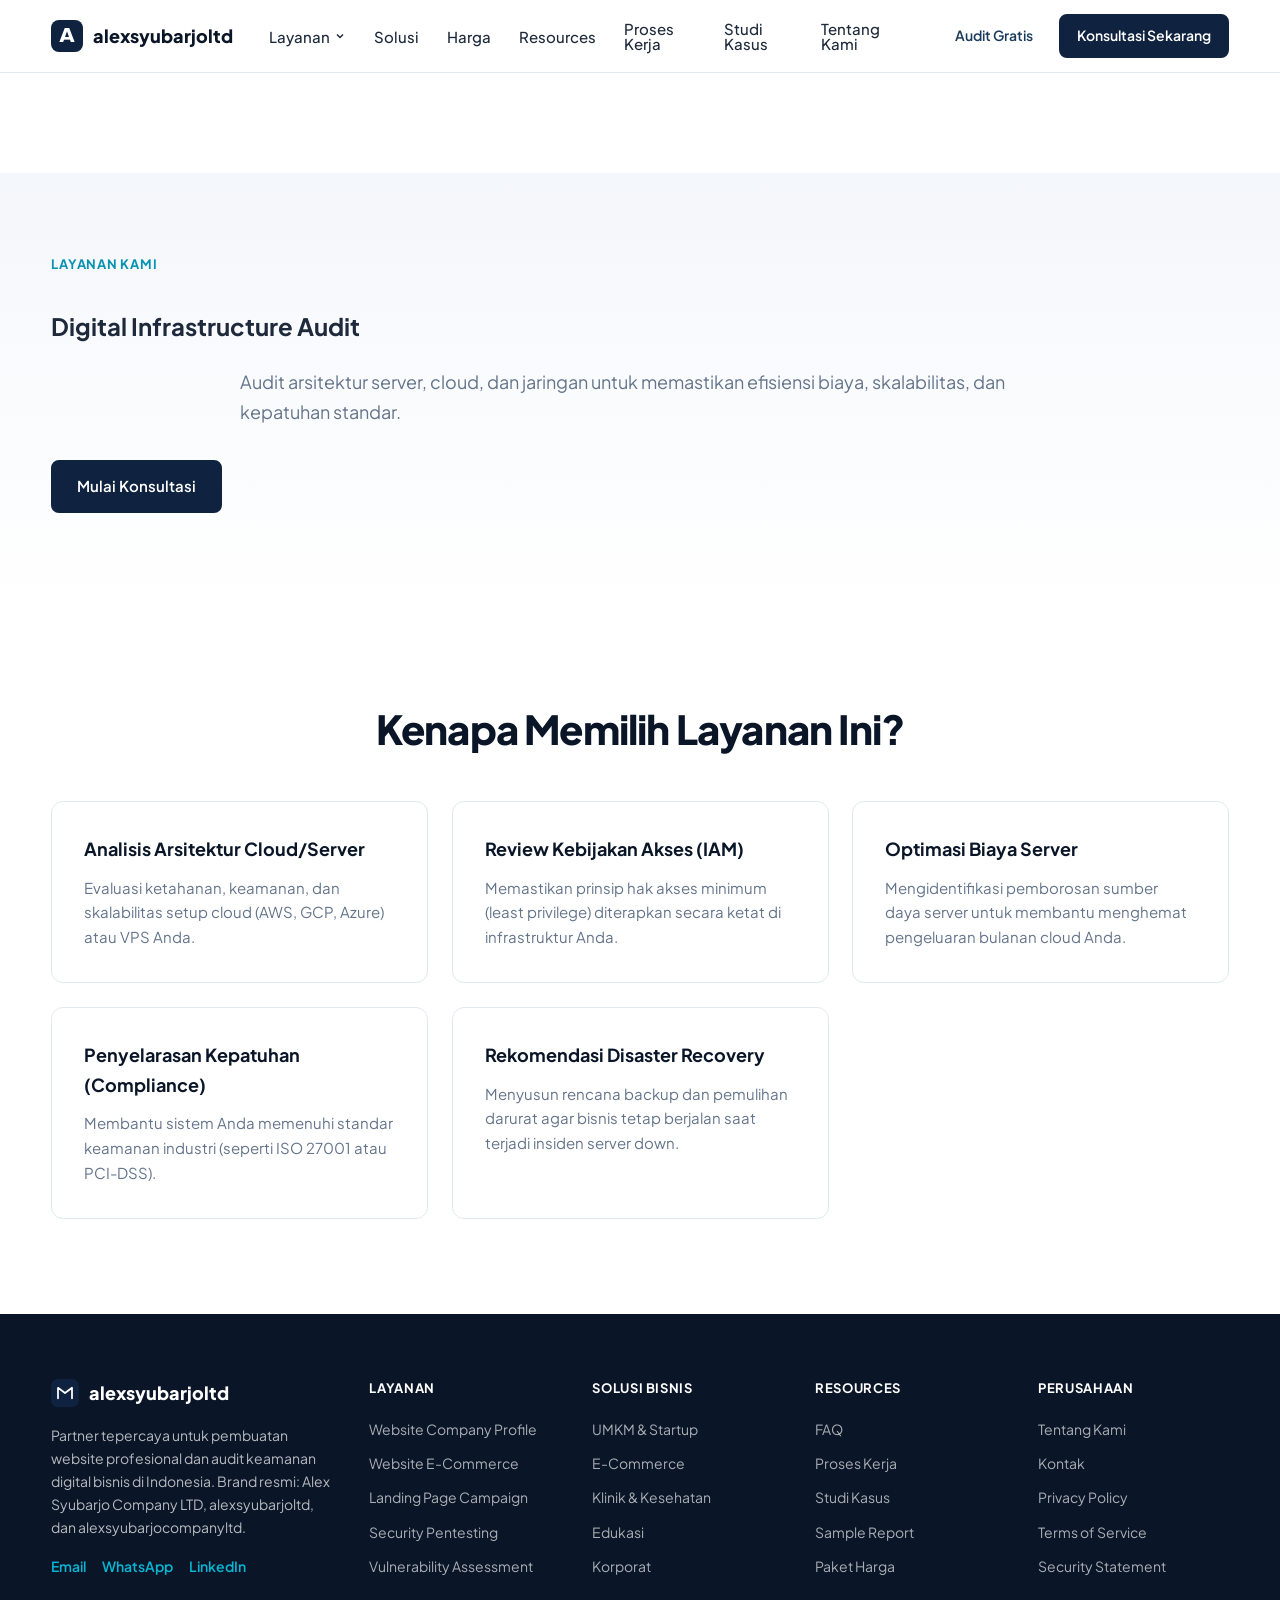
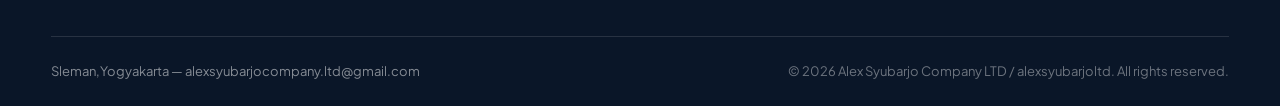
<file: audit-infrastruktur.html>
<!DOCTYPE html>
<html lang="id">
<head>
  <meta charset="UTF-8" />
  <meta name="viewport" content="width=device-width, initial-scale=1.0" />
  <title>Digital Infrastructure Audit — alexsyubarjoltd</title>
  <link rel="preconnect" href="https://fonts.googleapis.com" />
  <link rel="preconnect" href="https://fonts.gstatic.com" crossorigin />
  <link href="https://fonts.googleapis.com/css2?family=Plus+Jakarta+Sans:wght@400;500;600;700;800&display=swap" rel="stylesheet" />
  <link rel="icon" href="/favicon.ico" sizes="any" />
  <link rel="icon" type="image/svg+xml" href="/favicon.svg" />
  <link rel="icon" type="image/png" sizes="48x48" href="/favicon-48.png" />
  <link rel="apple-touch-icon" sizes="180x180" href="/apple-touch-icon.png" />
  <link rel="stylesheet" href="styles.css" />
</head>
<body>
  <!-- 2. Header -->
  <header class="site-header" id="header">
    <div class="container header-inner">
      <a href="index.html" class="logo" aria-label="alexsyubarjoltd">
        <span class="logo-mark" aria-hidden="true">
          <svg width="32" height="32" viewBox="0 0 32 32" fill="none">
            <rect width="32" height="32" rx="8" fill="currentColor" />
            <text x="16" y="22" text-anchor="middle" font-family="system-ui,sans-serif" font-weight="900" font-size="20"
              fill="#fff">A</text>
          </svg>
        </span>
        <span class="logo-text">alexsyubarjoltd</span>
      </a>

      <button class="nav-toggle" type="button" aria-label="Menu" aria-expanded="false" id="navToggle">
        <span></span><span></span><span></span>
      </button>

      <nav class="main-nav" id="mainNav" aria-label="Navigasi utama">
        <div class="nav-item has-mega">
          <button class="nav-link nav-trigger" type="button" aria-expanded="false" aria-haspopup="true"
            id="layananTrigger">
            Layanan
            <svg class="chevron" width="12" height="12" viewBox="0 0 12 12" aria-hidden="true">
              <path d="M3 4.5L6 7.5L9 4.5" stroke="currentColor" stroke-width="1.5" fill="none" />
            </svg>
          </button>
          <div class="mega-menu" id="megaMenu" role="menu">
            <div class="mega-grid">
              <div class="mega-col">
                <span class="mega-label">Pembuatan Website</span>
                <a href="company-profile.html" role="menuitem">Website Company Profile</a>
                <a href="ecommerce.html" role="menuitem">Website E-Commerce</a>
                <a href="landing-page.html" role="menuitem">Landing Page Campaign</a>
                <a href="web-app.html" role="menuitem">Web App Development</a>
              </div>
              <div class="mega-col">
                <span class="mega-label">Keamanan Digital</span>
                <a href="pentesting.html" role="menuitem">Security Pentesting</a>
                <a href="vulnerability.html" role="menuitem">Vulnerability Assessment</a>
                <a href="audit-infrastruktur.html" role="menuitem">Audit Infrastruktur Digital</a>
                <a href="maintenance.html" role="menuitem">Maintenance &amp; Hardening</a>
              </div>
              <div class="mega-promo">
                <p class="mega-promo-title">Butuh audit cepat?</p>
                <p>Dapatkan penilaian risiko awal gratis untuk website bisnis Anda.</p>
                <a href="index.html#kontak" class="btn btn-accent btn-sm">Audit Gratis</a>
              </div>
            </div>
          </div>
        </div>
        <a href="index.html#solusi" class="nav-link">Solusi</a>
        <a href="index.html#harga" class="nav-link">Harga</a>
        <a href="index.html#faq" class="nav-link">Resources</a>
        <a href="index.html#proses" class="nav-link">Proses Kerja</a>
        <a href="index.html#studi-kasus" class="nav-link">Studi Kasus</a>
        <a href="index.html#kontak" class="nav-link">Tentang Kami</a>
      </nav>

      <div class="header-actions">
        <a href="index.html#audit" class="btn btn-ghost btn-sm hide-mobile">Audit Gratis</a>
        <a href="index.html#kontak" class="btn btn-primary btn-sm">Konsultasi Sekarang</a>
      </div>
    </div>
  </header>


  <main style="padding-top: 100px;">
    <section class="section section-alt hero">
      <div class="container center">
        <span class="eyebrow">Layanan Kami</span>
        <h1>Digital Infrastructure Audit</h1>
        <p class="hero-sub" style="margin: 0 auto; max-width: 800px;">Audit arsitektur server, cloud, dan jaringan untuk memastikan efisiensi biaya, skalabilitas, dan kepatuhan standar.</p>
        <div style="margin-top: 32px;">
           <a href="index.html#kontak" class="btn btn-primary">Mulai Konsultasi</a>
        </div>
      </div>
    </section>

    <section class="section">
      <div class="container">
        <div class="section-header center">
          <h2>Kenapa Memilih Layanan Ini?</h2>
        </div>
        <div class="problem-grid">
           
          <article class="problem-card">
            <h3>Analisis Arsitektur Cloud/Server</h3>
            <p>Evaluasi ketahanan, keamanan, dan skalabilitas setup cloud (AWS, GCP, Azure) atau VPS Anda.</p>
          </article>
          <article class="problem-card">
            <h3>Review Kebijakan Akses (IAM)</h3>
            <p>Memastikan prinsip hak akses minimum (least privilege) diterapkan secara ketat di infrastruktur Anda.</p>
          </article>
          <article class="problem-card">
            <h3>Optimasi Biaya Server</h3>
            <p>Mengidentifikasi pemborosan sumber daya server untuk membantu menghemat pengeluaran bulanan cloud Anda.</p>
          </article>
          <article class="problem-card">
            <h3>Penyelarasan Kepatuhan (Compliance)</h3>
            <p>Membantu sistem Anda memenuhi standar keamanan industri (seperti ISO 27001 atau PCI-DSS).</p>
          </article>
          <article class="problem-card">
            <h3>Rekomendasi Disaster Recovery</h3>
            <p>Menyusun rencana backup dan pemulihan darurat agar bisnis tetap berjalan saat terjadi insiden server down.</p>
          </article>
        </div>
      </div>
    </section>
  </main>
  <!-- 14. Footer -->
  <footer class="site-footer">
    <div class="container footer-grid">
      <div class="footer-brand">
        <a href="index.html" class="logo footer-logo">
          <span class="logo-mark" aria-hidden="true">
            <svg width="28" height="28" viewBox="0 0 32 32" fill="none">
              <rect width="32" height="32" rx="8" fill="currentColor" />
              <path d="M8 22V10l8 6 8-6v12" stroke="#fff" stroke-width="2" stroke-linecap="round"
                stroke-linejoin="round" />
            </svg>
          </span>
          <span class="logo-text">alexsyubarjoltd</span>
        </a>
        <p>Partner tepercaya untuk pembuatan website profesional dan audit keamanan digital bisnis di Indonesia.
          Brand resmi: Alex Syubarjo Company LTD, alexsyubarjoltd, dan alexsyubarjocompanyltd.</p>
        <div class="footer-social">
          <a href="mailto:hello@nexusforge.id" aria-label="Email">Email</a>
          <a href="https://wa.me/6287805718296" target="_blank" rel="noopener" aria-label="WhatsApp">WhatsApp</a>
          <a href="https://linkedin.com" target="_blank" rel="noopener" aria-label="LinkedIn">LinkedIn</a>
        </div>
      </div>
      <div class="footer-col">
        <h4>Layanan</h4>
        <ul>
          <li><a href="company-profile.html">Website Company Profile</a></li>
          <li><a href="ecommerce.html">Website E-Commerce</a></li>
          <li><a href="landing-page.html">Landing Page Campaign</a></li>
          <li><a href="pentesting.html">Security Pentesting</a></li>
          <li><a href="vulnerability.html">Vulnerability Assessment</a></li>
        </ul>
      </div>
      <div class="footer-col">
        <h4>Solusi Bisnis</h4>
        <ul>
          <li><a href="index.html#solusi">UMKM &amp; Startup</a></li>
          <li><a href="index.html#solusi">E-Commerce</a></li>
          <li><a href="index.html#solusi">Klinik &amp; Kesehatan</a></li>
          <li><a href="index.html#solusi">Edukasi</a></li>
          <li><a href="index.html#solusi">Korporat</a></li>
        </ul>
      </div>
      <div class="footer-col">
        <h4>Resources</h4>
        <ul>
          <li><a href="index.html#faq">FAQ</a></li>
          <li><a href="index.html#proses">Proses Kerja</a></li>
          <li><a href="index.html#studi-kasus">Studi Kasus</a></li>
          <li><a href="index.html#audit">Sample Report</a></li>
          <li><a href="index.html#harga">Paket Harga</a></li>
        </ul>
      </div>
      <div class="footer-col">
        <h4>Perusahaan</h4>
        <ul>
          <li><a href="index.html#kontak">Tentang Kami</a></li>
          <li><a href="index.html#kontak">Kontak</a></li>
          <li><a href="index.html">Privacy Policy</a></li>
          <li><a href="index.html">Terms of Service</a></li>
          <li><a href="index.html">Security Statement</a></li>
        </ul>
      </div>
    </div>
    <div class="container footer-bottom">
      <address>Sleman,Yogyakarta — alexsyubarjocompany.ltd@gmail.com </address>
      <p>&copy; <span id="year"></span> Alex Syubarjo Company LTD / alexsyubarjoltd. All rights reserved.</p>
    </div>
  </footer>

  <script src="script.js"></script>
</body>


</html>
</file>
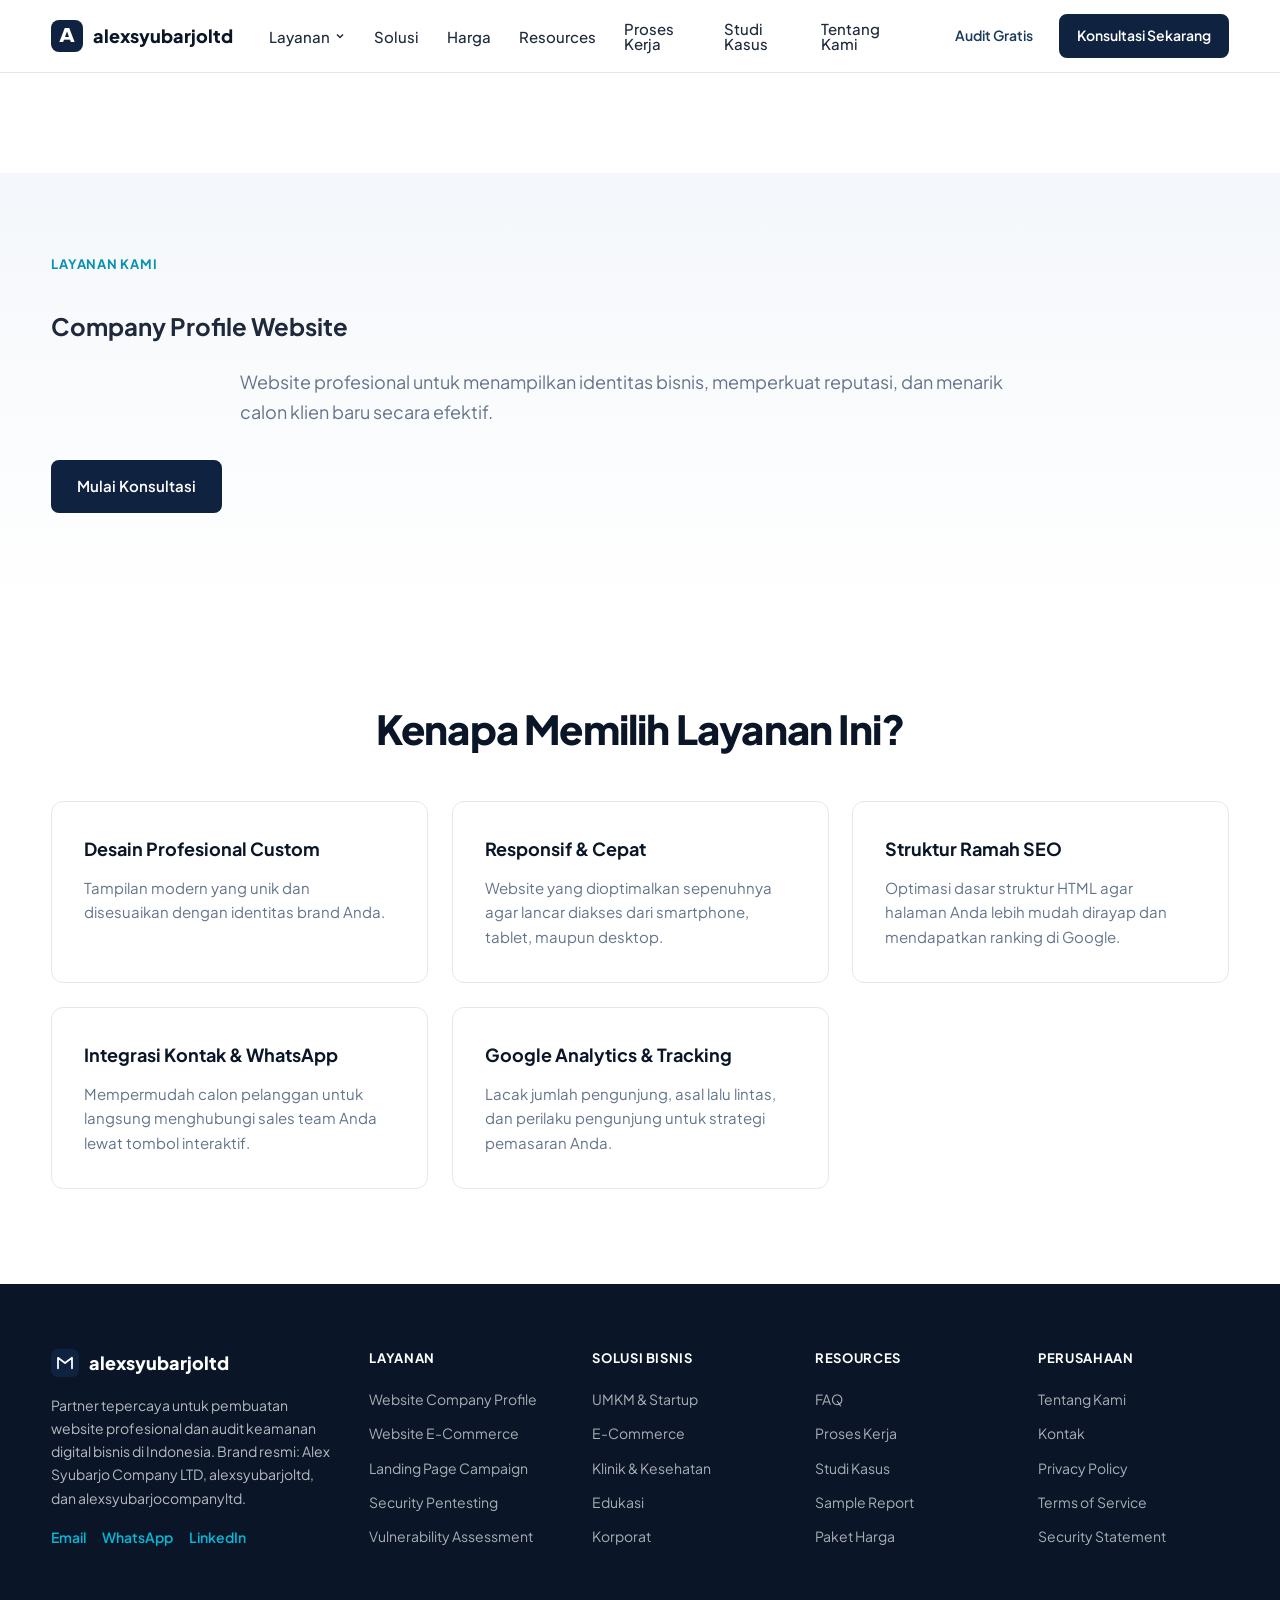
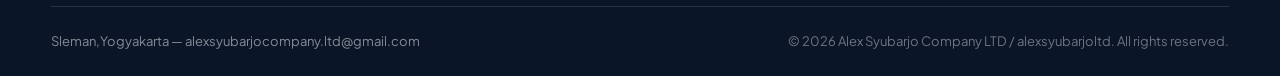
<file: company-profile.html>
<!DOCTYPE html>
<html lang="id">
<head>
  <meta charset="UTF-8" />
  <meta name="viewport" content="width=device-width, initial-scale=1.0" />
  <title>Company Profile Website — alexsyubarjoltd</title>
  <link rel="preconnect" href="https://fonts.googleapis.com" />
  <link rel="preconnect" href="https://fonts.gstatic.com" crossorigin />
  <link href="https://fonts.googleapis.com/css2?family=Plus+Jakarta+Sans:wght@400;500;600;700;800&display=swap" rel="stylesheet" />
  <link rel="icon" href="/favicon.ico" sizes="any" />
  <link rel="icon" type="image/svg+xml" href="/favicon.svg" />
  <link rel="icon" type="image/png" sizes="48x48" href="/favicon-48.png" />
  <link rel="apple-touch-icon" sizes="180x180" href="/apple-touch-icon.png" />
  <link rel="stylesheet" href="styles.css" />
</head>
<body>
  <!-- 2. Header -->
  <header class="site-header" id="header">
    <div class="container header-inner">
      <a href="index.html" class="logo" aria-label="alexsyubarjoltd">
        <span class="logo-mark" aria-hidden="true">
          <svg width="32" height="32" viewBox="0 0 32 32" fill="none">
            <rect width="32" height="32" rx="8" fill="currentColor" />
            <text x="16" y="22" text-anchor="middle" font-family="system-ui,sans-serif" font-weight="900" font-size="20"
              fill="#fff">A</text>
          </svg>
        </span>
        <span class="logo-text">alexsyubarjoltd</span>
      </a>

      <button class="nav-toggle" type="button" aria-label="Menu" aria-expanded="false" id="navToggle">
        <span></span><span></span><span></span>
      </button>

      <nav class="main-nav" id="mainNav" aria-label="Navigasi utama">
        <div class="nav-item has-mega">
          <button class="nav-link nav-trigger" type="button" aria-expanded="false" aria-haspopup="true"
            id="layananTrigger">
            Layanan
            <svg class="chevron" width="12" height="12" viewBox="0 0 12 12" aria-hidden="true">
              <path d="M3 4.5L6 7.5L9 4.5" stroke="currentColor" stroke-width="1.5" fill="none" />
            </svg>
          </button>
          <div class="mega-menu" id="megaMenu" role="menu">
            <div class="mega-grid">
              <div class="mega-col">
                <span class="mega-label">Pembuatan Website</span>
                <a href="company-profile.html" role="menuitem">Website Company Profile</a>
                <a href="ecommerce.html" role="menuitem">Website E-Commerce</a>
                <a href="landing-page.html" role="menuitem">Landing Page Campaign</a>
                <a href="web-app.html" role="menuitem">Web App Development</a>
              </div>
              <div class="mega-col">
                <span class="mega-label">Keamanan Digital</span>
                <a href="pentesting.html" role="menuitem">Security Pentesting</a>
                <a href="vulnerability.html" role="menuitem">Vulnerability Assessment</a>
                <a href="audit-infrastruktur.html" role="menuitem">Audit Infrastruktur Digital</a>
                <a href="maintenance.html" role="menuitem">Maintenance &amp; Hardening</a>
              </div>
              <div class="mega-promo">
                <p class="mega-promo-title">Butuh audit cepat?</p>
                <p>Dapatkan penilaian risiko awal gratis untuk website bisnis Anda.</p>
                <a href="index.html#kontak" class="btn btn-accent btn-sm">Audit Gratis</a>
              </div>
            </div>
          </div>
        </div>
        <a href="index.html#solusi" class="nav-link">Solusi</a>
        <a href="index.html#harga" class="nav-link">Harga</a>
        <a href="index.html#faq" class="nav-link">Resources</a>
        <a href="index.html#proses" class="nav-link">Proses Kerja</a>
        <a href="index.html#studi-kasus" class="nav-link">Studi Kasus</a>
        <a href="index.html#kontak" class="nav-link">Tentang Kami</a>
      </nav>

      <div class="header-actions">
        <a href="index.html#audit" class="btn btn-ghost btn-sm hide-mobile">Audit Gratis</a>
        <a href="index.html#kontak" class="btn btn-primary btn-sm">Konsultasi Sekarang</a>
      </div>
    </div>
  </header>


  <main style="padding-top: 100px;">
    <section class="section section-alt hero">
      <div class="container center">
        <span class="eyebrow">Layanan Kami</span>
        <h1>Company Profile Website</h1>
        <p class="hero-sub" style="margin: 0 auto; max-width: 800px;">Website profesional untuk menampilkan identitas bisnis, memperkuat reputasi, dan menarik calon klien baru secara efektif.</p>
        <div style="margin-top: 32px;">
           <a href="index.html#kontak" class="btn btn-primary">Mulai Konsultasi</a>
        </div>
      </div>
    </section>

    <section class="section">
      <div class="container">
        <div class="section-header center">
          <h2>Kenapa Memilih Layanan Ini?</h2>
        </div>
        <div class="problem-grid">
           
          <article class="problem-card">
            <h3>Desain Profesional Custom</h3>
            <p>Tampilan modern yang unik dan disesuaikan dengan identitas brand Anda.</p>
          </article>
          <article class="problem-card">
            <h3>Responsif & Cepat</h3>
            <p>Website yang dioptimalkan sepenuhnya agar lancar diakses dari smartphone, tablet, maupun desktop.</p>
          </article>
          <article class="problem-card">
            <h3>Struktur Ramah SEO</h3>
            <p>Optimasi dasar struktur HTML agar halaman Anda lebih mudah dirayap dan mendapatkan ranking di Google.</p>
          </article>
          <article class="problem-card">
            <h3>Integrasi Kontak & WhatsApp</h3>
            <p>Mempermudah calon pelanggan untuk langsung menghubungi sales team Anda lewat tombol interaktif.</p>
          </article>
          <article class="problem-card">
            <h3>Google Analytics & Tracking</h3>
            <p>Lacak jumlah pengunjung, asal lalu lintas, dan perilaku pengunjung untuk strategi pemasaran Anda.</p>
          </article>
        </div>
      </div>
    </section>
  </main>
  <!-- 14. Footer -->
  <footer class="site-footer">
    <div class="container footer-grid">
      <div class="footer-brand">
        <a href="index.html" class="logo footer-logo">
          <span class="logo-mark" aria-hidden="true">
            <svg width="28" height="28" viewBox="0 0 32 32" fill="none">
              <rect width="32" height="32" rx="8" fill="currentColor" />
              <path d="M8 22V10l8 6 8-6v12" stroke="#fff" stroke-width="2" stroke-linecap="round"
                stroke-linejoin="round" />
            </svg>
          </span>
          <span class="logo-text">alexsyubarjoltd</span>
        </a>
        <p>Partner tepercaya untuk pembuatan website profesional dan audit keamanan digital bisnis di Indonesia.
          Brand resmi: Alex Syubarjo Company LTD, alexsyubarjoltd, dan alexsyubarjocompanyltd.</p>
        <div class="footer-social">
          <a href="mailto:hello@nexusforge.id" aria-label="Email">Email</a>
          <a href="https://wa.me/6287805718296" target="_blank" rel="noopener" aria-label="WhatsApp">WhatsApp</a>
          <a href="https://linkedin.com" target="_blank" rel="noopener" aria-label="LinkedIn">LinkedIn</a>
        </div>
      </div>
      <div class="footer-col">
        <h4>Layanan</h4>
        <ul>
          <li><a href="company-profile.html">Website Company Profile</a></li>
          <li><a href="ecommerce.html">Website E-Commerce</a></li>
          <li><a href="landing-page.html">Landing Page Campaign</a></li>
          <li><a href="pentesting.html">Security Pentesting</a></li>
          <li><a href="vulnerability.html">Vulnerability Assessment</a></li>
        </ul>
      </div>
      <div class="footer-col">
        <h4>Solusi Bisnis</h4>
        <ul>
          <li><a href="index.html#solusi">UMKM &amp; Startup</a></li>
          <li><a href="index.html#solusi">E-Commerce</a></li>
          <li><a href="index.html#solusi">Klinik &amp; Kesehatan</a></li>
          <li><a href="index.html#solusi">Edukasi</a></li>
          <li><a href="index.html#solusi">Korporat</a></li>
        </ul>
      </div>
      <div class="footer-col">
        <h4>Resources</h4>
        <ul>
          <li><a href="index.html#faq">FAQ</a></li>
          <li><a href="index.html#proses">Proses Kerja</a></li>
          <li><a href="index.html#studi-kasus">Studi Kasus</a></li>
          <li><a href="index.html#audit">Sample Report</a></li>
          <li><a href="index.html#harga">Paket Harga</a></li>
        </ul>
      </div>
      <div class="footer-col">
        <h4>Perusahaan</h4>
        <ul>
          <li><a href="index.html#kontak">Tentang Kami</a></li>
          <li><a href="index.html#kontak">Kontak</a></li>
          <li><a href="index.html">Privacy Policy</a></li>
          <li><a href="index.html">Terms of Service</a></li>
          <li><a href="index.html">Security Statement</a></li>
        </ul>
      </div>
    </div>
    <div class="container footer-bottom">
      <address>Sleman,Yogyakarta — alexsyubarjocompany.ltd@gmail.com </address>
      <p>&copy; <span id="year"></span> Alex Syubarjo Company LTD / alexsyubarjoltd. All rights reserved.</p>
    </div>
  </footer>

  <script src="script.js"></script>
</body>


</html>
</file>
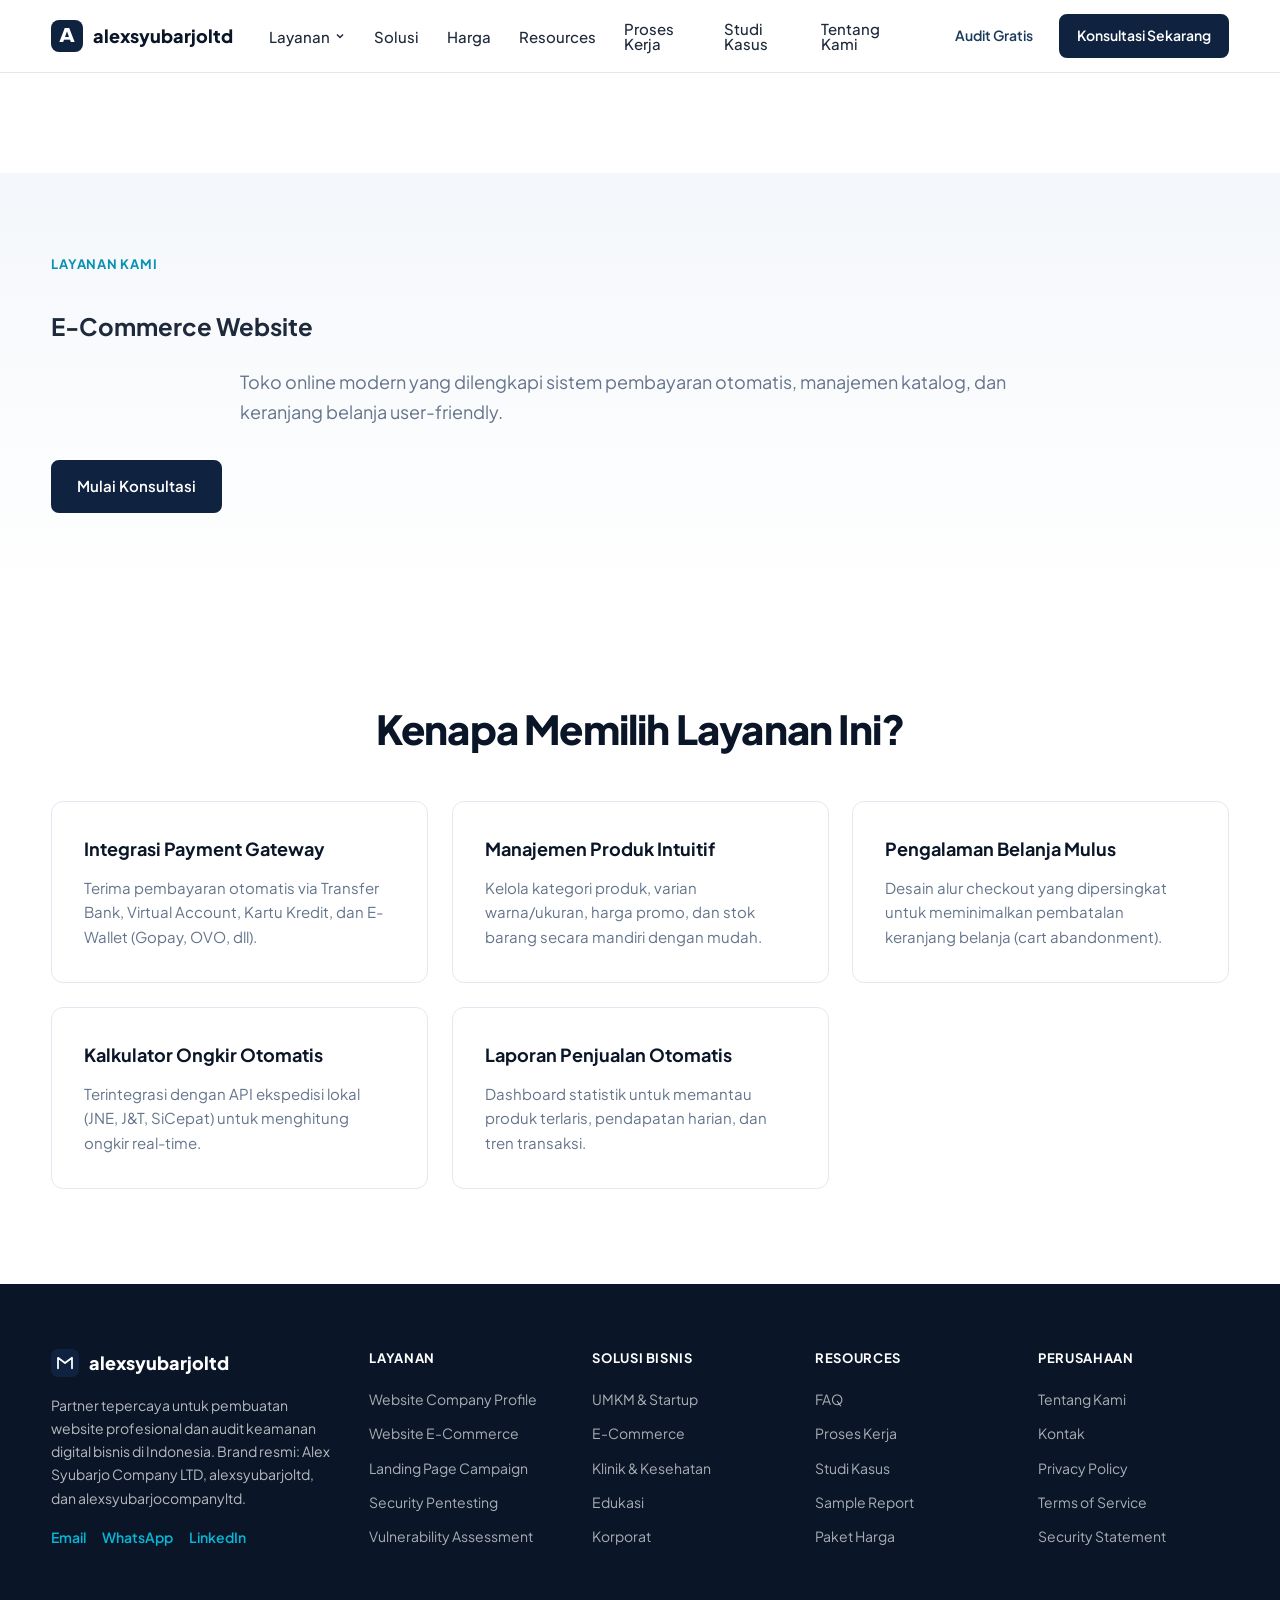
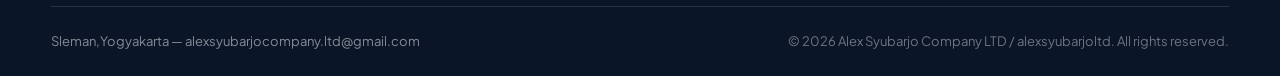
<file: ecommerce.html>
<!DOCTYPE html>
<html lang="id">
<head>
  <meta charset="UTF-8" />
  <meta name="viewport" content="width=device-width, initial-scale=1.0" />
  <title>E-Commerce Website — alexsyubarjoltd</title>
  <link rel="preconnect" href="https://fonts.googleapis.com" />
  <link rel="preconnect" href="https://fonts.gstatic.com" crossorigin />
  <link href="https://fonts.googleapis.com/css2?family=Plus+Jakarta+Sans:wght@400;500;600;700;800&display=swap" rel="stylesheet" />
  <link rel="icon" href="/favicon.ico" sizes="any" />
  <link rel="icon" type="image/svg+xml" href="/favicon.svg" />
  <link rel="icon" type="image/png" sizes="48x48" href="/favicon-48.png" />
  <link rel="apple-touch-icon" sizes="180x180" href="/apple-touch-icon.png" />
  <link rel="stylesheet" href="styles.css" />
</head>
<body>
  <!-- 2. Header -->
  <header class="site-header" id="header">
    <div class="container header-inner">
      <a href="index.html" class="logo" aria-label="alexsyubarjoltd">
        <span class="logo-mark" aria-hidden="true">
          <svg width="32" height="32" viewBox="0 0 32 32" fill="none">
            <rect width="32" height="32" rx="8" fill="currentColor" />
            <text x="16" y="22" text-anchor="middle" font-family="system-ui,sans-serif" font-weight="900" font-size="20"
              fill="#fff">A</text>
          </svg>
        </span>
        <span class="logo-text">alexsyubarjoltd</span>
      </a>

      <button class="nav-toggle" type="button" aria-label="Menu" aria-expanded="false" id="navToggle">
        <span></span><span></span><span></span>
      </button>

      <nav class="main-nav" id="mainNav" aria-label="Navigasi utama">
        <div class="nav-item has-mega">
          <button class="nav-link nav-trigger" type="button" aria-expanded="false" aria-haspopup="true"
            id="layananTrigger">
            Layanan
            <svg class="chevron" width="12" height="12" viewBox="0 0 12 12" aria-hidden="true">
              <path d="M3 4.5L6 7.5L9 4.5" stroke="currentColor" stroke-width="1.5" fill="none" />
            </svg>
          </button>
          <div class="mega-menu" id="megaMenu" role="menu">
            <div class="mega-grid">
              <div class="mega-col">
                <span class="mega-label">Pembuatan Website</span>
                <a href="company-profile.html" role="menuitem">Website Company Profile</a>
                <a href="ecommerce.html" role="menuitem">Website E-Commerce</a>
                <a href="landing-page.html" role="menuitem">Landing Page Campaign</a>
                <a href="web-app.html" role="menuitem">Web App Development</a>
              </div>
              <div class="mega-col">
                <span class="mega-label">Keamanan Digital</span>
                <a href="pentesting.html" role="menuitem">Security Pentesting</a>
                <a href="vulnerability.html" role="menuitem">Vulnerability Assessment</a>
                <a href="audit-infrastruktur.html" role="menuitem">Audit Infrastruktur Digital</a>
                <a href="maintenance.html" role="menuitem">Maintenance &amp; Hardening</a>
              </div>
              <div class="mega-promo">
                <p class="mega-promo-title">Butuh audit cepat?</p>
                <p>Dapatkan penilaian risiko awal gratis untuk website bisnis Anda.</p>
                <a href="index.html#kontak" class="btn btn-accent btn-sm">Audit Gratis</a>
              </div>
            </div>
          </div>
        </div>
        <a href="index.html#solusi" class="nav-link">Solusi</a>
        <a href="index.html#harga" class="nav-link">Harga</a>
        <a href="index.html#faq" class="nav-link">Resources</a>
        <a href="index.html#proses" class="nav-link">Proses Kerja</a>
        <a href="index.html#studi-kasus" class="nav-link">Studi Kasus</a>
        <a href="index.html#kontak" class="nav-link">Tentang Kami</a>
      </nav>

      <div class="header-actions">
        <a href="index.html#audit" class="btn btn-ghost btn-sm hide-mobile">Audit Gratis</a>
        <a href="index.html#kontak" class="btn btn-primary btn-sm">Konsultasi Sekarang</a>
      </div>
    </div>
  </header>


  <main style="padding-top: 100px;">
    <section class="section section-alt hero">
      <div class="container center">
        <span class="eyebrow">Layanan Kami</span>
        <h1>E-Commerce Website</h1>
        <p class="hero-sub" style="margin: 0 auto; max-width: 800px;">Toko online modern yang dilengkapi sistem pembayaran otomatis, manajemen katalog, dan keranjang belanja user-friendly.</p>
        <div style="margin-top: 32px;">
           <a href="index.html#kontak" class="btn btn-primary">Mulai Konsultasi</a>
        </div>
      </div>
    </section>

    <section class="section">
      <div class="container">
        <div class="section-header center">
          <h2>Kenapa Memilih Layanan Ini?</h2>
        </div>
        <div class="problem-grid">
           
          <article class="problem-card">
            <h3>Integrasi Payment Gateway</h3>
            <p>Terima pembayaran otomatis via Transfer Bank, Virtual Account, Kartu Kredit, dan E-Wallet (Gopay, OVO, dll).</p>
          </article>
          <article class="problem-card">
            <h3>Manajemen Produk Intuitif</h3>
            <p>Kelola kategori produk, varian warna/ukuran, harga promo, dan stok barang secara mandiri dengan mudah.</p>
          </article>
          <article class="problem-card">
            <h3>Pengalaman Belanja Mulus</h3>
            <p>Desain alur checkout yang dipersingkat untuk meminimalkan pembatalan keranjang belanja (cart abandonment).</p>
          </article>
          <article class="problem-card">
            <h3>Kalkulator Ongkir Otomatis</h3>
            <p>Terintegrasi dengan API ekspedisi lokal (JNE, J&T, SiCepat) untuk menghitung ongkir real-time.</p>
          </article>
          <article class="problem-card">
            <h3>Laporan Penjualan Otomatis</h3>
            <p>Dashboard statistik untuk memantau produk terlaris, pendapatan harian, dan tren transaksi.</p>
          </article>
        </div>
      </div>
    </section>
  </main>
  <!-- 14. Footer -->
  <footer class="site-footer">
    <div class="container footer-grid">
      <div class="footer-brand">
        <a href="index.html" class="logo footer-logo">
          <span class="logo-mark" aria-hidden="true">
            <svg width="28" height="28" viewBox="0 0 32 32" fill="none">
              <rect width="32" height="32" rx="8" fill="currentColor" />
              <path d="M8 22V10l8 6 8-6v12" stroke="#fff" stroke-width="2" stroke-linecap="round"
                stroke-linejoin="round" />
            </svg>
          </span>
          <span class="logo-text">alexsyubarjoltd</span>
        </a>
        <p>Partner tepercaya untuk pembuatan website profesional dan audit keamanan digital bisnis di Indonesia.
          Brand resmi: Alex Syubarjo Company LTD, alexsyubarjoltd, dan alexsyubarjocompanyltd.</p>
        <div class="footer-social">
          <a href="mailto:hello@nexusforge.id" aria-label="Email">Email</a>
          <a href="https://wa.me/6287805718296" target="_blank" rel="noopener" aria-label="WhatsApp">WhatsApp</a>
          <a href="https://linkedin.com" target="_blank" rel="noopener" aria-label="LinkedIn">LinkedIn</a>
        </div>
      </div>
      <div class="footer-col">
        <h4>Layanan</h4>
        <ul>
          <li><a href="company-profile.html">Website Company Profile</a></li>
          <li><a href="ecommerce.html">Website E-Commerce</a></li>
          <li><a href="landing-page.html">Landing Page Campaign</a></li>
          <li><a href="pentesting.html">Security Pentesting</a></li>
          <li><a href="vulnerability.html">Vulnerability Assessment</a></li>
        </ul>
      </div>
      <div class="footer-col">
        <h4>Solusi Bisnis</h4>
        <ul>
          <li><a href="index.html#solusi">UMKM &amp; Startup</a></li>
          <li><a href="index.html#solusi">E-Commerce</a></li>
          <li><a href="index.html#solusi">Klinik &amp; Kesehatan</a></li>
          <li><a href="index.html#solusi">Edukasi</a></li>
          <li><a href="index.html#solusi">Korporat</a></li>
        </ul>
      </div>
      <div class="footer-col">
        <h4>Resources</h4>
        <ul>
          <li><a href="index.html#faq">FAQ</a></li>
          <li><a href="index.html#proses">Proses Kerja</a></li>
          <li><a href="index.html#studi-kasus">Studi Kasus</a></li>
          <li><a href="index.html#audit">Sample Report</a></li>
          <li><a href="index.html#harga">Paket Harga</a></li>
        </ul>
      </div>
      <div class="footer-col">
        <h4>Perusahaan</h4>
        <ul>
          <li><a href="index.html#kontak">Tentang Kami</a></li>
          <li><a href="index.html#kontak">Kontak</a></li>
          <li><a href="index.html">Privacy Policy</a></li>
          <li><a href="index.html">Terms of Service</a></li>
          <li><a href="index.html">Security Statement</a></li>
        </ul>
      </div>
    </div>
    <div class="container footer-bottom">
      <address>Sleman,Yogyakarta — alexsyubarjocompany.ltd@gmail.com </address>
      <p>&copy; <span id="year"></span> Alex Syubarjo Company LTD / alexsyubarjoltd. All rights reserved.</p>
    </div>
  </footer>

  <script src="script.js"></script>
</body>


</html>
</file>
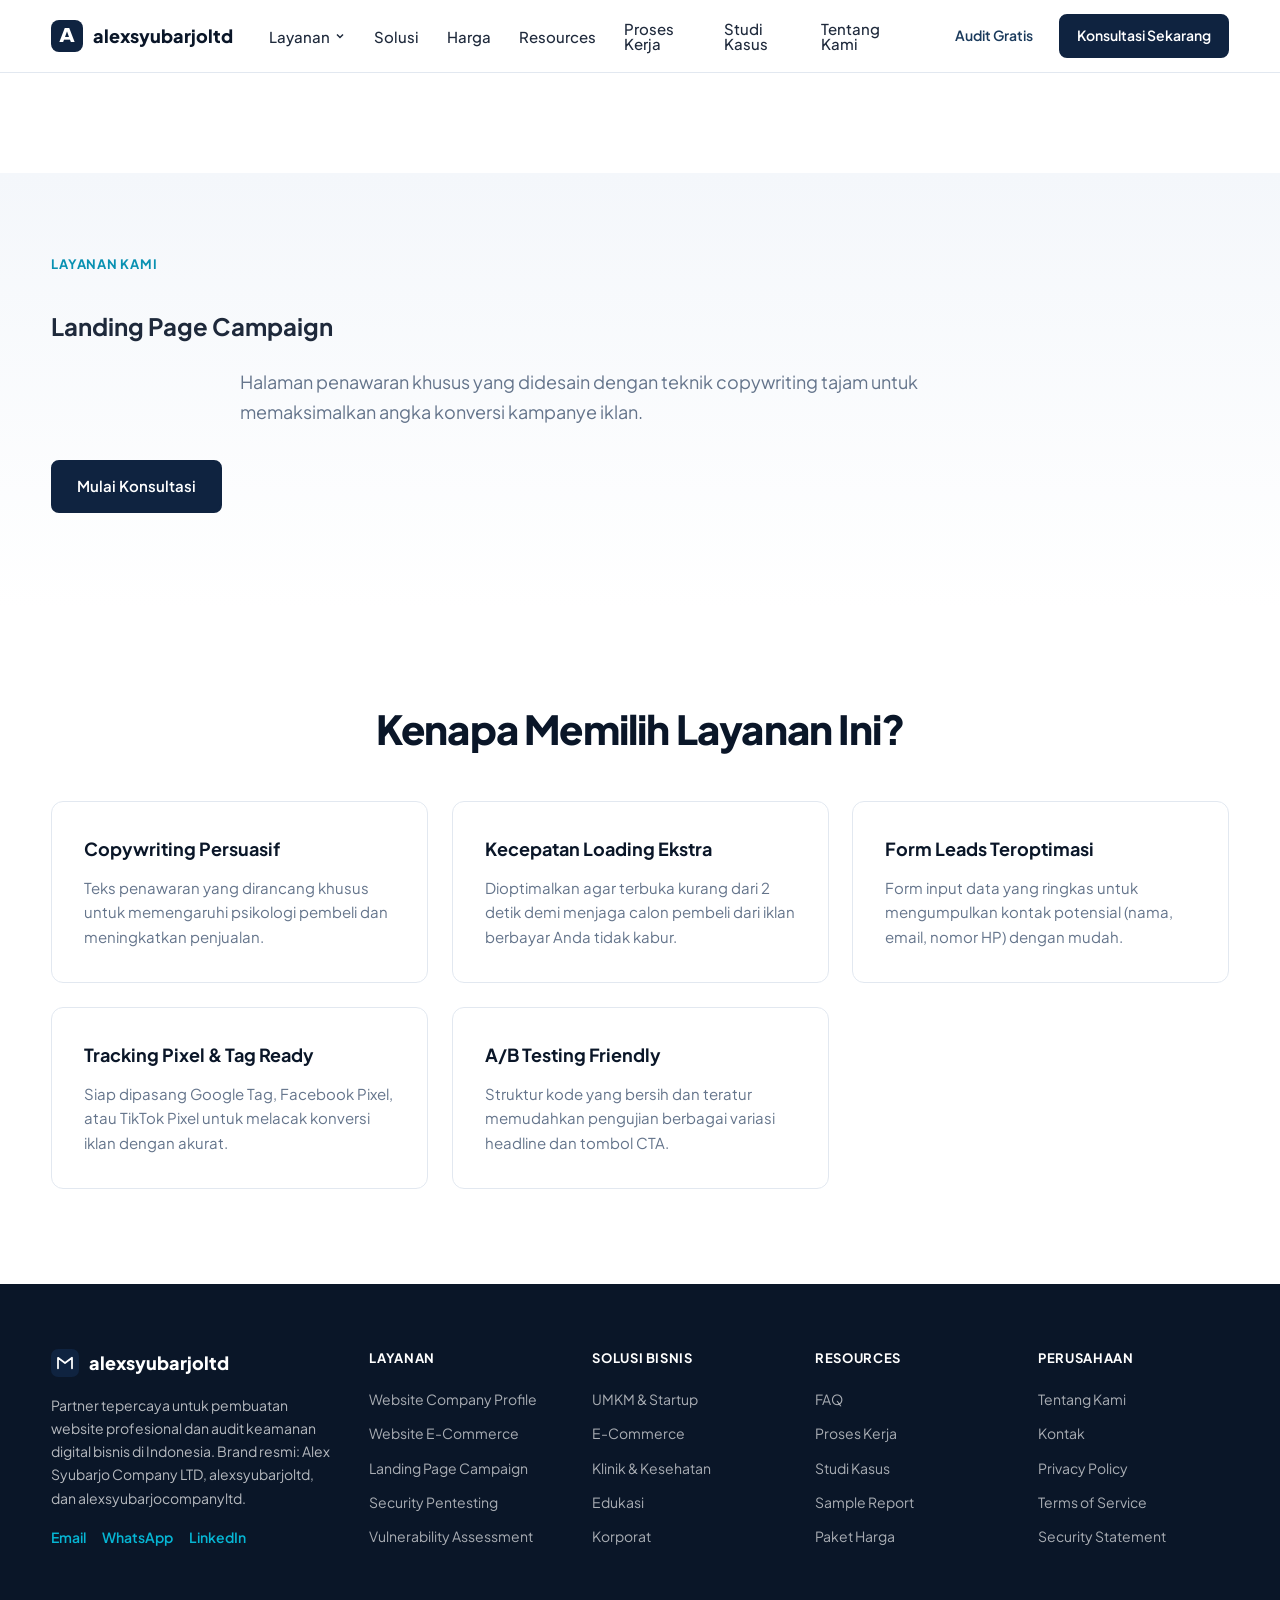
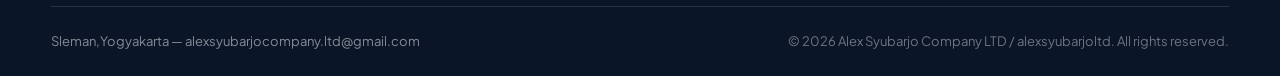
<file: landing-page.html>
<!DOCTYPE html>
<html lang="id">
<head>
  <meta charset="UTF-8" />
  <meta name="viewport" content="width=device-width, initial-scale=1.0" />
  <title>Landing Page Campaign — alexsyubarjoltd</title>
  <link rel="preconnect" href="https://fonts.googleapis.com" />
  <link rel="preconnect" href="https://fonts.gstatic.com" crossorigin />
  <link href="https://fonts.googleapis.com/css2?family=Plus+Jakarta+Sans:wght@400;500;600;700;800&display=swap" rel="stylesheet" />
  <link rel="icon" href="/favicon.ico" sizes="any" />
  <link rel="icon" type="image/svg+xml" href="/favicon.svg" />
  <link rel="icon" type="image/png" sizes="48x48" href="/favicon-48.png" />
  <link rel="apple-touch-icon" sizes="180x180" href="/apple-touch-icon.png" />
  <link rel="stylesheet" href="styles.css" />
</head>
<body>
  <!-- 2. Header -->
  <header class="site-header" id="header">
    <div class="container header-inner">
      <a href="index.html" class="logo" aria-label="alexsyubarjoltd">
        <span class="logo-mark" aria-hidden="true">
          <svg width="32" height="32" viewBox="0 0 32 32" fill="none">
            <rect width="32" height="32" rx="8" fill="currentColor" />
            <text x="16" y="22" text-anchor="middle" font-family="system-ui,sans-serif" font-weight="900" font-size="20"
              fill="#fff">A</text>
          </svg>
        </span>
        <span class="logo-text">alexsyubarjoltd</span>
      </a>

      <button class="nav-toggle" type="button" aria-label="Menu" aria-expanded="false" id="navToggle">
        <span></span><span></span><span></span>
      </button>

      <nav class="main-nav" id="mainNav" aria-label="Navigasi utama">
        <div class="nav-item has-mega">
          <button class="nav-link nav-trigger" type="button" aria-expanded="false" aria-haspopup="true"
            id="layananTrigger">
            Layanan
            <svg class="chevron" width="12" height="12" viewBox="0 0 12 12" aria-hidden="true">
              <path d="M3 4.5L6 7.5L9 4.5" stroke="currentColor" stroke-width="1.5" fill="none" />
            </svg>
          </button>
          <div class="mega-menu" id="megaMenu" role="menu">
            <div class="mega-grid">
              <div class="mega-col">
                <span class="mega-label">Pembuatan Website</span>
                <a href="company-profile.html" role="menuitem">Website Company Profile</a>
                <a href="ecommerce.html" role="menuitem">Website E-Commerce</a>
                <a href="landing-page.html" role="menuitem">Landing Page Campaign</a>
                <a href="web-app.html" role="menuitem">Web App Development</a>
              </div>
              <div class="mega-col">
                <span class="mega-label">Keamanan Digital</span>
                <a href="pentesting.html" role="menuitem">Security Pentesting</a>
                <a href="vulnerability.html" role="menuitem">Vulnerability Assessment</a>
                <a href="audit-infrastruktur.html" role="menuitem">Audit Infrastruktur Digital</a>
                <a href="maintenance.html" role="menuitem">Maintenance &amp; Hardening</a>
              </div>
              <div class="mega-promo">
                <p class="mega-promo-title">Butuh audit cepat?</p>
                <p>Dapatkan penilaian risiko awal gratis untuk website bisnis Anda.</p>
                <a href="index.html#kontak" class="btn btn-accent btn-sm">Audit Gratis</a>
              </div>
            </div>
          </div>
        </div>
        <a href="index.html#solusi" class="nav-link">Solusi</a>
        <a href="index.html#harga" class="nav-link">Harga</a>
        <a href="index.html#faq" class="nav-link">Resources</a>
        <a href="index.html#proses" class="nav-link">Proses Kerja</a>
        <a href="index.html#studi-kasus" class="nav-link">Studi Kasus</a>
        <a href="index.html#kontak" class="nav-link">Tentang Kami</a>
      </nav>

      <div class="header-actions">
        <a href="index.html#audit" class="btn btn-ghost btn-sm hide-mobile">Audit Gratis</a>
        <a href="index.html#kontak" class="btn btn-primary btn-sm">Konsultasi Sekarang</a>
      </div>
    </div>
  </header>


  <main style="padding-top: 100px;">
    <section class="section section-alt hero">
      <div class="container center">
        <span class="eyebrow">Layanan Kami</span>
        <h1>Landing Page Campaign</h1>
        <p class="hero-sub" style="margin: 0 auto; max-width: 800px;">Halaman penawaran khusus yang didesain dengan teknik copywriting tajam untuk memaksimalkan angka konversi kampanye iklan.</p>
        <div style="margin-top: 32px;">
           <a href="index.html#kontak" class="btn btn-primary">Mulai Konsultasi</a>
        </div>
      </div>
    </section>

    <section class="section">
      <div class="container">
        <div class="section-header center">
          <h2>Kenapa Memilih Layanan Ini?</h2>
        </div>
        <div class="problem-grid">
           
          <article class="problem-card">
            <h3>Copywriting Persuasif</h3>
            <p>Teks penawaran yang dirancang khusus untuk memengaruhi psikologi pembeli dan meningkatkan penjualan.</p>
          </article>
          <article class="problem-card">
            <h3>Kecepatan Loading Ekstra</h3>
            <p>Dioptimalkan agar terbuka kurang dari 2 detik demi menjaga calon pembeli dari iklan berbayar Anda tidak kabur.</p>
          </article>
          <article class="problem-card">
            <h3>Form Leads Teroptimasi</h3>
            <p>Form input data yang ringkas untuk mengumpulkan kontak potensial (nama, email, nomor HP) dengan mudah.</p>
          </article>
          <article class="problem-card">
            <h3>Tracking Pixel & Tag Ready</h3>
            <p>Siap dipasang Google Tag, Facebook Pixel, atau TikTok Pixel untuk melacak konversi iklan dengan akurat.</p>
          </article>
          <article class="problem-card">
            <h3>A/B Testing Friendly</h3>
            <p>Struktur kode yang bersih dan teratur memudahkan pengujian berbagai variasi headline dan tombol CTA.</p>
          </article>
        </div>
      </div>
    </section>
  </main>
  <!-- 14. Footer -->
  <footer class="site-footer">
    <div class="container footer-grid">
      <div class="footer-brand">
        <a href="index.html" class="logo footer-logo">
          <span class="logo-mark" aria-hidden="true">
            <svg width="28" height="28" viewBox="0 0 32 32" fill="none">
              <rect width="32" height="32" rx="8" fill="currentColor" />
              <path d="M8 22V10l8 6 8-6v12" stroke="#fff" stroke-width="2" stroke-linecap="round"
                stroke-linejoin="round" />
            </svg>
          </span>
          <span class="logo-text">alexsyubarjoltd</span>
        </a>
        <p>Partner tepercaya untuk pembuatan website profesional dan audit keamanan digital bisnis di Indonesia.
          Brand resmi: Alex Syubarjo Company LTD, alexsyubarjoltd, dan alexsyubarjocompanyltd.</p>
        <div class="footer-social">
          <a href="mailto:hello@nexusforge.id" aria-label="Email">Email</a>
          <a href="https://wa.me/6287805718296" target="_blank" rel="noopener" aria-label="WhatsApp">WhatsApp</a>
          <a href="https://linkedin.com" target="_blank" rel="noopener" aria-label="LinkedIn">LinkedIn</a>
        </div>
      </div>
      <div class="footer-col">
        <h4>Layanan</h4>
        <ul>
          <li><a href="company-profile.html">Website Company Profile</a></li>
          <li><a href="ecommerce.html">Website E-Commerce</a></li>
          <li><a href="landing-page.html">Landing Page Campaign</a></li>
          <li><a href="pentesting.html">Security Pentesting</a></li>
          <li><a href="vulnerability.html">Vulnerability Assessment</a></li>
        </ul>
      </div>
      <div class="footer-col">
        <h4>Solusi Bisnis</h4>
        <ul>
          <li><a href="index.html#solusi">UMKM &amp; Startup</a></li>
          <li><a href="index.html#solusi">E-Commerce</a></li>
          <li><a href="index.html#solusi">Klinik &amp; Kesehatan</a></li>
          <li><a href="index.html#solusi">Edukasi</a></li>
          <li><a href="index.html#solusi">Korporat</a></li>
        </ul>
      </div>
      <div class="footer-col">
        <h4>Resources</h4>
        <ul>
          <li><a href="index.html#faq">FAQ</a></li>
          <li><a href="index.html#proses">Proses Kerja</a></li>
          <li><a href="index.html#studi-kasus">Studi Kasus</a></li>
          <li><a href="index.html#audit">Sample Report</a></li>
          <li><a href="index.html#harga">Paket Harga</a></li>
        </ul>
      </div>
      <div class="footer-col">
        <h4>Perusahaan</h4>
        <ul>
          <li><a href="index.html#kontak">Tentang Kami</a></li>
          <li><a href="index.html#kontak">Kontak</a></li>
          <li><a href="index.html">Privacy Policy</a></li>
          <li><a href="index.html">Terms of Service</a></li>
          <li><a href="index.html">Security Statement</a></li>
        </ul>
      </div>
    </div>
    <div class="container footer-bottom">
      <address>Sleman,Yogyakarta — alexsyubarjocompany.ltd@gmail.com </address>
      <p>&copy; <span id="year"></span> Alex Syubarjo Company LTD / alexsyubarjoltd. All rights reserved.</p>
    </div>
  </footer>

  <script src="script.js"></script>
</body>


</html>
</file>
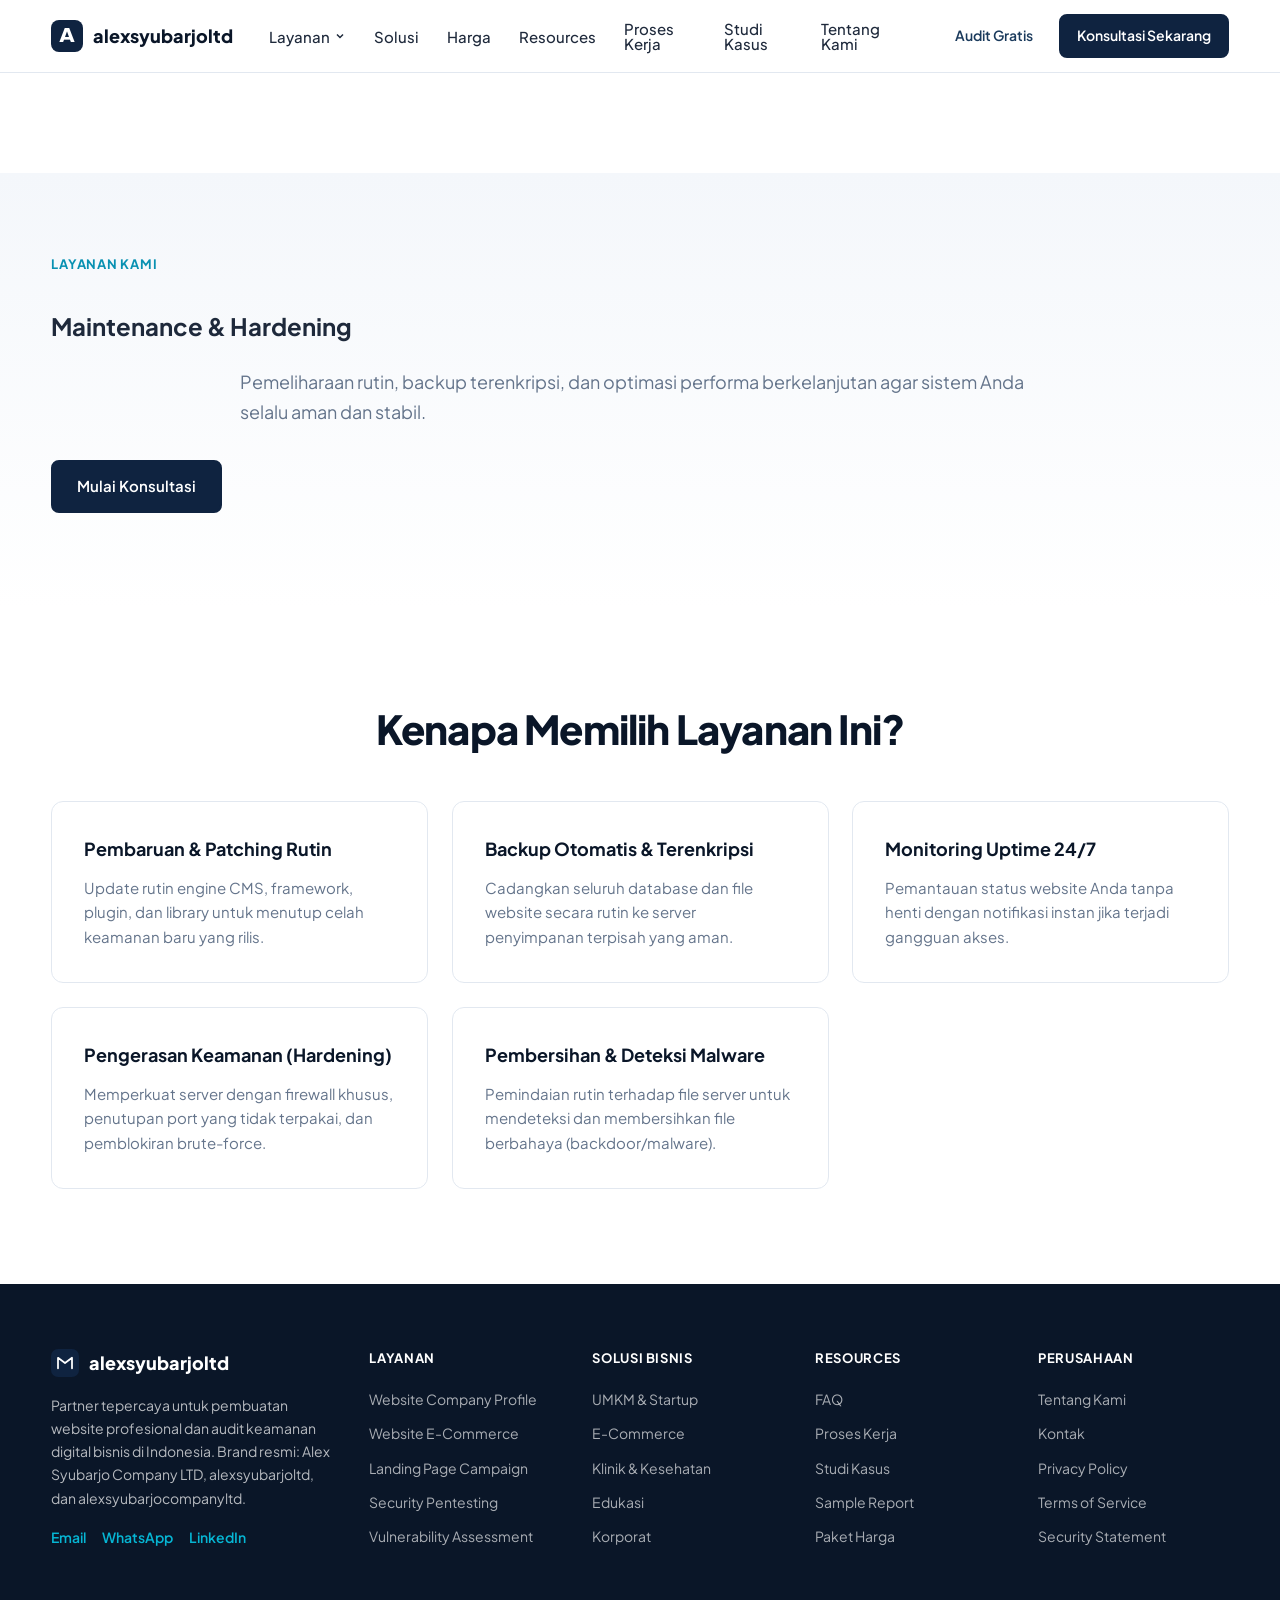
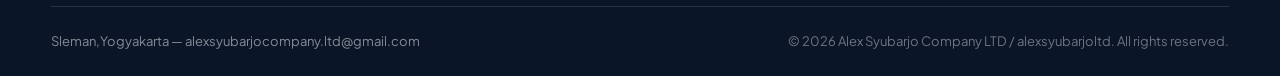
<file: maintenance.html>
<!DOCTYPE html>
<html lang="id">
<head>
  <meta charset="UTF-8" />
  <meta name="viewport" content="width=device-width, initial-scale=1.0" />
  <title>Maintenance & Hardening — alexsyubarjoltd</title>
  <link rel="preconnect" href="https://fonts.googleapis.com" />
  <link rel="preconnect" href="https://fonts.gstatic.com" crossorigin />
  <link href="https://fonts.googleapis.com/css2?family=Plus+Jakarta+Sans:wght@400;500;600;700;800&display=swap" rel="stylesheet" />
  <link rel="icon" href="/favicon.ico" sizes="any" />
  <link rel="icon" type="image/svg+xml" href="/favicon.svg" />
  <link rel="icon" type="image/png" sizes="48x48" href="/favicon-48.png" />
  <link rel="apple-touch-icon" sizes="180x180" href="/apple-touch-icon.png" />
  <link rel="stylesheet" href="styles.css" />
</head>
<body>
  <!-- 2. Header -->
  <header class="site-header" id="header">
    <div class="container header-inner">
      <a href="index.html" class="logo" aria-label="alexsyubarjoltd">
        <span class="logo-mark" aria-hidden="true">
          <svg width="32" height="32" viewBox="0 0 32 32" fill="none">
            <rect width="32" height="32" rx="8" fill="currentColor" />
            <text x="16" y="22" text-anchor="middle" font-family="system-ui,sans-serif" font-weight="900" font-size="20"
              fill="#fff">A</text>
          </svg>
        </span>
        <span class="logo-text">alexsyubarjoltd</span>
      </a>

      <button class="nav-toggle" type="button" aria-label="Menu" aria-expanded="false" id="navToggle">
        <span></span><span></span><span></span>
      </button>

      <nav class="main-nav" id="mainNav" aria-label="Navigasi utama">
        <div class="nav-item has-mega">
          <button class="nav-link nav-trigger" type="button" aria-expanded="false" aria-haspopup="true"
            id="layananTrigger">
            Layanan
            <svg class="chevron" width="12" height="12" viewBox="0 0 12 12" aria-hidden="true">
              <path d="M3 4.5L6 7.5L9 4.5" stroke="currentColor" stroke-width="1.5" fill="none" />
            </svg>
          </button>
          <div class="mega-menu" id="megaMenu" role="menu">
            <div class="mega-grid">
              <div class="mega-col">
                <span class="mega-label">Pembuatan Website</span>
                <a href="company-profile.html" role="menuitem">Website Company Profile</a>
                <a href="ecommerce.html" role="menuitem">Website E-Commerce</a>
                <a href="landing-page.html" role="menuitem">Landing Page Campaign</a>
                <a href="web-app.html" role="menuitem">Web App Development</a>
              </div>
              <div class="mega-col">
                <span class="mega-label">Keamanan Digital</span>
                <a href="pentesting.html" role="menuitem">Security Pentesting</a>
                <a href="vulnerability.html" role="menuitem">Vulnerability Assessment</a>
                <a href="audit-infrastruktur.html" role="menuitem">Audit Infrastruktur Digital</a>
                <a href="maintenance.html" role="menuitem">Maintenance &amp; Hardening</a>
              </div>
              <div class="mega-promo">
                <p class="mega-promo-title">Butuh audit cepat?</p>
                <p>Dapatkan penilaian risiko awal gratis untuk website bisnis Anda.</p>
                <a href="index.html#kontak" class="btn btn-accent btn-sm">Audit Gratis</a>
              </div>
            </div>
          </div>
        </div>
        <a href="index.html#solusi" class="nav-link">Solusi</a>
        <a href="index.html#harga" class="nav-link">Harga</a>
        <a href="index.html#faq" class="nav-link">Resources</a>
        <a href="index.html#proses" class="nav-link">Proses Kerja</a>
        <a href="index.html#studi-kasus" class="nav-link">Studi Kasus</a>
        <a href="index.html#kontak" class="nav-link">Tentang Kami</a>
      </nav>

      <div class="header-actions">
        <a href="index.html#audit" class="btn btn-ghost btn-sm hide-mobile">Audit Gratis</a>
        <a href="index.html#kontak" class="btn btn-primary btn-sm">Konsultasi Sekarang</a>
      </div>
    </div>
  </header>


  <main style="padding-top: 100px;">
    <section class="section section-alt hero">
      <div class="container center">
        <span class="eyebrow">Layanan Kami</span>
        <h1>Maintenance & Hardening</h1>
        <p class="hero-sub" style="margin: 0 auto; max-width: 800px;">Pemeliharaan rutin, backup terenkripsi, dan optimasi performa berkelanjutan agar sistem Anda selalu aman dan stabil.</p>
        <div style="margin-top: 32px;">
           <a href="index.html#kontak" class="btn btn-primary">Mulai Konsultasi</a>
        </div>
      </div>
    </section>

    <section class="section">
      <div class="container">
        <div class="section-header center">
          <h2>Kenapa Memilih Layanan Ini?</h2>
        </div>
        <div class="problem-grid">
           
          <article class="problem-card">
            <h3>Pembaruan & Patching Rutin</h3>
            <p>Update rutin engine CMS, framework, plugin, dan library untuk menutup celah keamanan baru yang rilis.</p>
          </article>
          <article class="problem-card">
            <h3>Backup Otomatis & Terenkripsi</h3>
            <p>Cadangkan seluruh database dan file website secara rutin ke server penyimpanan terpisah yang aman.</p>
          </article>
          <article class="problem-card">
            <h3>Monitoring Uptime 24/7</h3>
            <p>Pemantauan status website Anda tanpa henti dengan notifikasi instan jika terjadi gangguan akses.</p>
          </article>
          <article class="problem-card">
            <h3>Pengerasan Keamanan (Hardening)</h3>
            <p>Memperkuat server dengan firewall khusus, penutupan port yang tidak terpakai, dan pemblokiran brute-force.</p>
          </article>
          <article class="problem-card">
            <h3>Pembersihan & Deteksi Malware</h3>
            <p>Pemindaian rutin terhadap file server untuk mendeteksi dan membersihkan file berbahaya (backdoor/malware).</p>
          </article>
        </div>
      </div>
    </section>
  </main>
  <!-- 14. Footer -->
  <footer class="site-footer">
    <div class="container footer-grid">
      <div class="footer-brand">
        <a href="index.html" class="logo footer-logo">
          <span class="logo-mark" aria-hidden="true">
            <svg width="28" height="28" viewBox="0 0 32 32" fill="none">
              <rect width="32" height="32" rx="8" fill="currentColor" />
              <path d="M8 22V10l8 6 8-6v12" stroke="#fff" stroke-width="2" stroke-linecap="round"
                stroke-linejoin="round" />
            </svg>
          </span>
          <span class="logo-text">alexsyubarjoltd</span>
        </a>
        <p>Partner tepercaya untuk pembuatan website profesional dan audit keamanan digital bisnis di Indonesia.
          Brand resmi: Alex Syubarjo Company LTD, alexsyubarjoltd, dan alexsyubarjocompanyltd.</p>
        <div class="footer-social">
          <a href="mailto:hello@nexusforge.id" aria-label="Email">Email</a>
          <a href="https://wa.me/6287805718296" target="_blank" rel="noopener" aria-label="WhatsApp">WhatsApp</a>
          <a href="https://linkedin.com" target="_blank" rel="noopener" aria-label="LinkedIn">LinkedIn</a>
        </div>
      </div>
      <div class="footer-col">
        <h4>Layanan</h4>
        <ul>
          <li><a href="company-profile.html">Website Company Profile</a></li>
          <li><a href="ecommerce.html">Website E-Commerce</a></li>
          <li><a href="landing-page.html">Landing Page Campaign</a></li>
          <li><a href="pentesting.html">Security Pentesting</a></li>
          <li><a href="vulnerability.html">Vulnerability Assessment</a></li>
        </ul>
      </div>
      <div class="footer-col">
        <h4>Solusi Bisnis</h4>
        <ul>
          <li><a href="index.html#solusi">UMKM &amp; Startup</a></li>
          <li><a href="index.html#solusi">E-Commerce</a></li>
          <li><a href="index.html#solusi">Klinik &amp; Kesehatan</a></li>
          <li><a href="index.html#solusi">Edukasi</a></li>
          <li><a href="index.html#solusi">Korporat</a></li>
        </ul>
      </div>
      <div class="footer-col">
        <h4>Resources</h4>
        <ul>
          <li><a href="index.html#faq">FAQ</a></li>
          <li><a href="index.html#proses">Proses Kerja</a></li>
          <li><a href="index.html#studi-kasus">Studi Kasus</a></li>
          <li><a href="index.html#audit">Sample Report</a></li>
          <li><a href="index.html#harga">Paket Harga</a></li>
        </ul>
      </div>
      <div class="footer-col">
        <h4>Perusahaan</h4>
        <ul>
          <li><a href="index.html#kontak">Tentang Kami</a></li>
          <li><a href="index.html#kontak">Kontak</a></li>
          <li><a href="index.html">Privacy Policy</a></li>
          <li><a href="index.html">Terms of Service</a></li>
          <li><a href="index.html">Security Statement</a></li>
        </ul>
      </div>
    </div>
    <div class="container footer-bottom">
      <address>Sleman,Yogyakarta — alexsyubarjocompany.ltd@gmail.com </address>
      <p>&copy; <span id="year"></span> Alex Syubarjo Company LTD / alexsyubarjoltd. All rights reserved.</p>
    </div>
  </footer>

  <script src="script.js"></script>
</body>


</html>
</file>
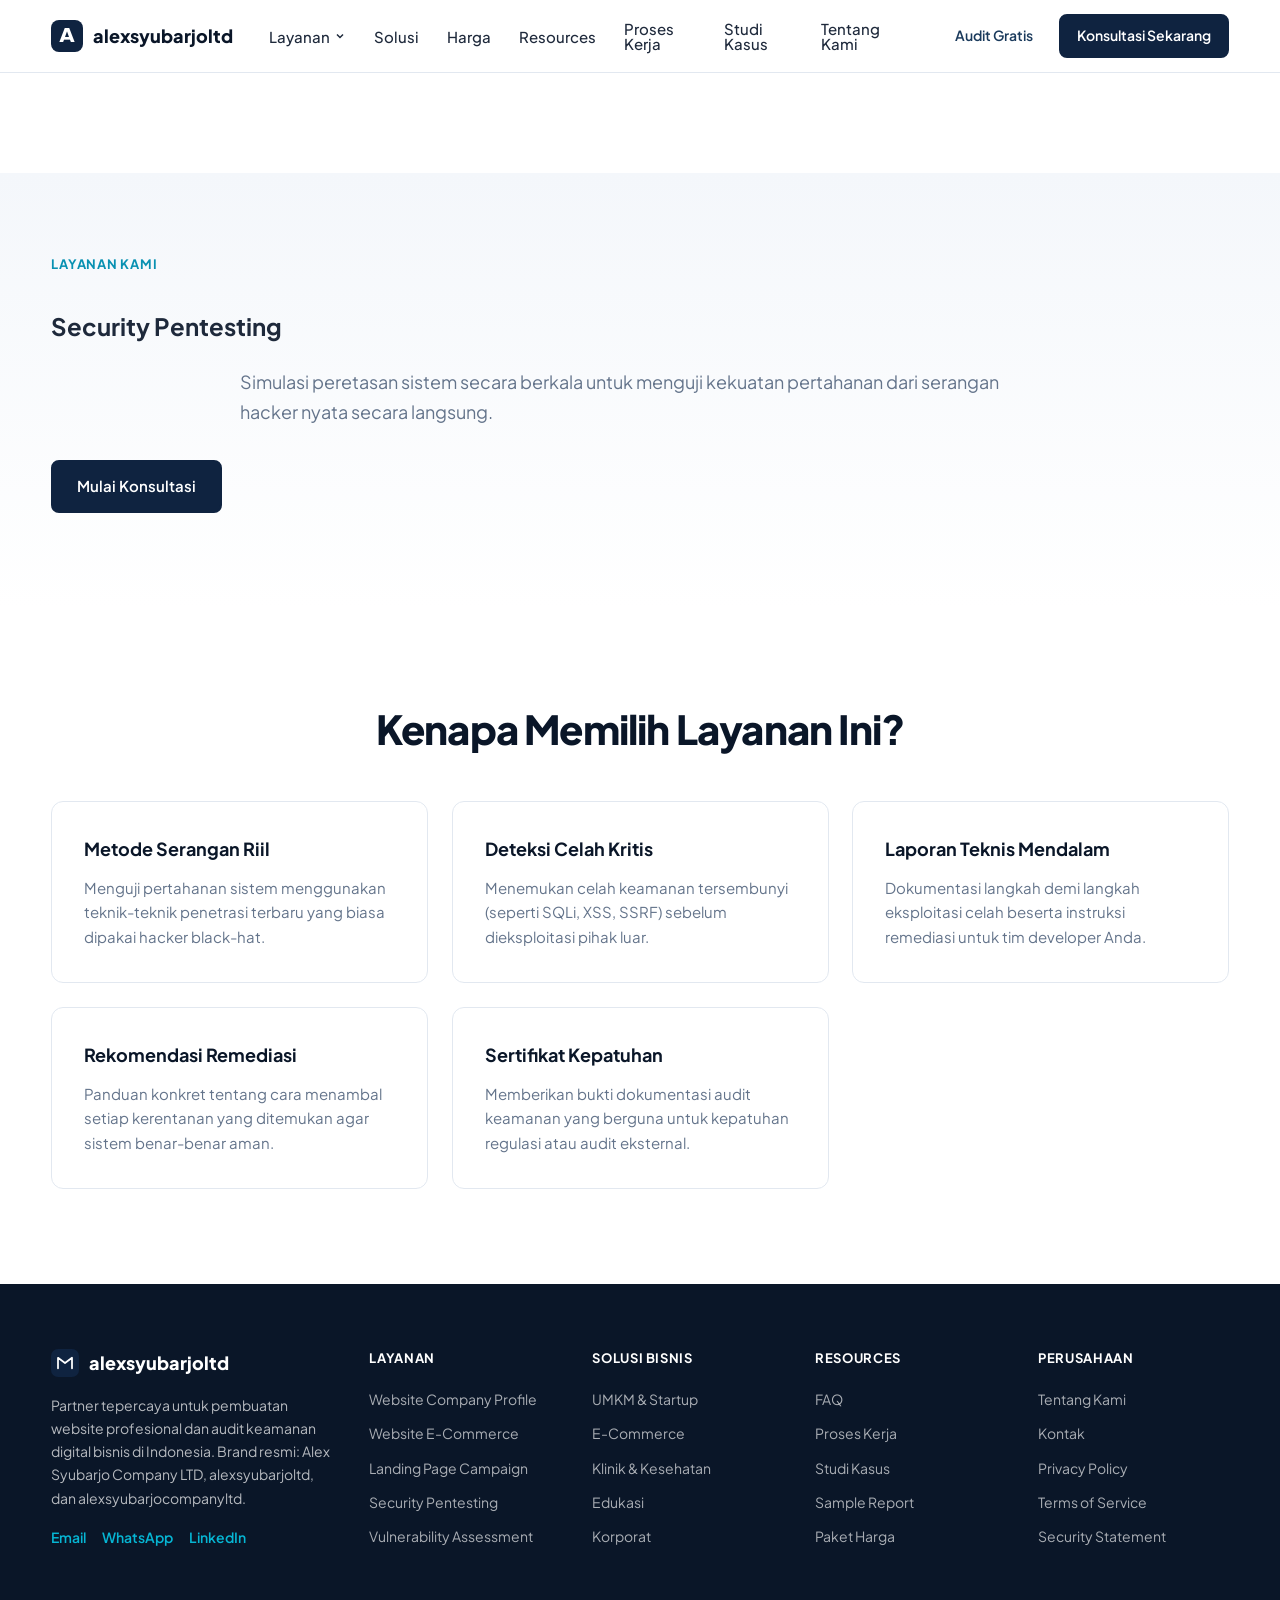
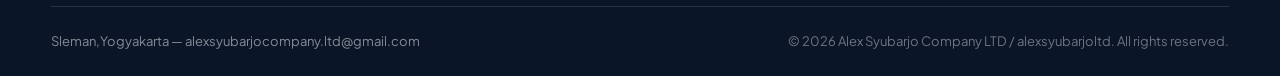
<file: pentesting.html>
<!DOCTYPE html>
<html lang="id">
<head>
  <meta charset="UTF-8" />
  <meta name="viewport" content="width=device-width, initial-scale=1.0" />
  <title>Security Pentesting — alexsyubarjoltd</title>
  <link rel="preconnect" href="https://fonts.googleapis.com" />
  <link rel="preconnect" href="https://fonts.gstatic.com" crossorigin />
  <link href="https://fonts.googleapis.com/css2?family=Plus+Jakarta+Sans:wght@400;500;600;700;800&display=swap" rel="stylesheet" />
  <link rel="icon" href="/favicon.ico" sizes="any" />
  <link rel="icon" type="image/svg+xml" href="/favicon.svg" />
  <link rel="icon" type="image/png" sizes="48x48" href="/favicon-48.png" />
  <link rel="apple-touch-icon" sizes="180x180" href="/apple-touch-icon.png" />
  <link rel="stylesheet" href="styles.css" />
</head>
<body>
  <!-- 2. Header -->
  <header class="site-header" id="header">
    <div class="container header-inner">
      <a href="index.html" class="logo" aria-label="alexsyubarjoltd">
        <span class="logo-mark" aria-hidden="true">
          <svg width="32" height="32" viewBox="0 0 32 32" fill="none">
            <rect width="32" height="32" rx="8" fill="currentColor" />
            <text x="16" y="22" text-anchor="middle" font-family="system-ui,sans-serif" font-weight="900" font-size="20"
              fill="#fff">A</text>
          </svg>
        </span>
        <span class="logo-text">alexsyubarjoltd</span>
      </a>

      <button class="nav-toggle" type="button" aria-label="Menu" aria-expanded="false" id="navToggle">
        <span></span><span></span><span></span>
      </button>

      <nav class="main-nav" id="mainNav" aria-label="Navigasi utama">
        <div class="nav-item has-mega">
          <button class="nav-link nav-trigger" type="button" aria-expanded="false" aria-haspopup="true"
            id="layananTrigger">
            Layanan
            <svg class="chevron" width="12" height="12" viewBox="0 0 12 12" aria-hidden="true">
              <path d="M3 4.5L6 7.5L9 4.5" stroke="currentColor" stroke-width="1.5" fill="none" />
            </svg>
          </button>
          <div class="mega-menu" id="megaMenu" role="menu">
            <div class="mega-grid">
              <div class="mega-col">
                <span class="mega-label">Pembuatan Website</span>
                <a href="company-profile.html" role="menuitem">Website Company Profile</a>
                <a href="ecommerce.html" role="menuitem">Website E-Commerce</a>
                <a href="landing-page.html" role="menuitem">Landing Page Campaign</a>
                <a href="web-app.html" role="menuitem">Web App Development</a>
              </div>
              <div class="mega-col">
                <span class="mega-label">Keamanan Digital</span>
                <a href="pentesting.html" role="menuitem">Security Pentesting</a>
                <a href="vulnerability.html" role="menuitem">Vulnerability Assessment</a>
                <a href="audit-infrastruktur.html" role="menuitem">Audit Infrastruktur Digital</a>
                <a href="maintenance.html" role="menuitem">Maintenance &amp; Hardening</a>
              </div>
              <div class="mega-promo">
                <p class="mega-promo-title">Butuh audit cepat?</p>
                <p>Dapatkan penilaian risiko awal gratis untuk website bisnis Anda.</p>
                <a href="index.html#kontak" class="btn btn-accent btn-sm">Audit Gratis</a>
              </div>
            </div>
          </div>
        </div>
        <a href="index.html#solusi" class="nav-link">Solusi</a>
        <a href="index.html#harga" class="nav-link">Harga</a>
        <a href="index.html#faq" class="nav-link">Resources</a>
        <a href="index.html#proses" class="nav-link">Proses Kerja</a>
        <a href="index.html#studi-kasus" class="nav-link">Studi Kasus</a>
        <a href="index.html#kontak" class="nav-link">Tentang Kami</a>
      </nav>

      <div class="header-actions">
        <a href="index.html#audit" class="btn btn-ghost btn-sm hide-mobile">Audit Gratis</a>
        <a href="index.html#kontak" class="btn btn-primary btn-sm">Konsultasi Sekarang</a>
      </div>
    </div>
  </header>


  <main style="padding-top: 100px;">
    <section class="section section-alt hero">
      <div class="container center">
        <span class="eyebrow">Layanan Kami</span>
        <h1>Security Pentesting</h1>
        <p class="hero-sub" style="margin: 0 auto; max-width: 800px;">Simulasi peretasan sistem secara berkala untuk menguji kekuatan pertahanan dari serangan hacker nyata secara langsung.</p>
        <div style="margin-top: 32px;">
           <a href="index.html#kontak" class="btn btn-primary">Mulai Konsultasi</a>
        </div>
      </div>
    </section>

    <section class="section">
      <div class="container">
        <div class="section-header center">
          <h2>Kenapa Memilih Layanan Ini?</h2>
        </div>
        <div class="problem-grid">
           
          <article class="problem-card">
            <h3>Metode Serangan Riil</h3>
            <p>Menguji pertahanan sistem menggunakan teknik-teknik penetrasi terbaru yang biasa dipakai hacker black-hat.</p>
          </article>
          <article class="problem-card">
            <h3>Deteksi Celah Kritis</h3>
            <p>Menemukan celah keamanan tersembunyi (seperti SQLi, XSS, SSRF) sebelum dieksploitasi pihak luar.</p>
          </article>
          <article class="problem-card">
            <h3>Laporan Teknis Mendalam</h3>
            <p>Dokumentasi langkah demi langkah eksploitasi celah beserta instruksi remediasi untuk tim developer Anda.</p>
          </article>
          <article class="problem-card">
            <h3>Rekomendasi Remediasi</h3>
            <p>Panduan konkret tentang cara menambal setiap kerentanan yang ditemukan agar sistem benar-benar aman.</p>
          </article>
          <article class="problem-card">
            <h3>Sertifikat Kepatuhan</h3>
            <p>Memberikan bukti dokumentasi audit keamanan yang berguna untuk kepatuhan regulasi atau audit eksternal.</p>
          </article>
        </div>
      </div>
    </section>
  </main>
  <!-- 14. Footer -->
  <footer class="site-footer">
    <div class="container footer-grid">
      <div class="footer-brand">
        <a href="index.html" class="logo footer-logo">
          <span class="logo-mark" aria-hidden="true">
            <svg width="28" height="28" viewBox="0 0 32 32" fill="none">
              <rect width="32" height="32" rx="8" fill="currentColor" />
              <path d="M8 22V10l8 6 8-6v12" stroke="#fff" stroke-width="2" stroke-linecap="round"
                stroke-linejoin="round" />
            </svg>
          </span>
          <span class="logo-text">alexsyubarjoltd</span>
        </a>
        <p>Partner tepercaya untuk pembuatan website profesional dan audit keamanan digital bisnis di Indonesia.
          Brand resmi: Alex Syubarjo Company LTD, alexsyubarjoltd, dan alexsyubarjocompanyltd.</p>
        <div class="footer-social">
          <a href="mailto:hello@nexusforge.id" aria-label="Email">Email</a>
          <a href="https://wa.me/6287805718296" target="_blank" rel="noopener" aria-label="WhatsApp">WhatsApp</a>
          <a href="https://linkedin.com" target="_blank" rel="noopener" aria-label="LinkedIn">LinkedIn</a>
        </div>
      </div>
      <div class="footer-col">
        <h4>Layanan</h4>
        <ul>
          <li><a href="company-profile.html">Website Company Profile</a></li>
          <li><a href="ecommerce.html">Website E-Commerce</a></li>
          <li><a href="landing-page.html">Landing Page Campaign</a></li>
          <li><a href="pentesting.html">Security Pentesting</a></li>
          <li><a href="vulnerability.html">Vulnerability Assessment</a></li>
        </ul>
      </div>
      <div class="footer-col">
        <h4>Solusi Bisnis</h4>
        <ul>
          <li><a href="index.html#solusi">UMKM &amp; Startup</a></li>
          <li><a href="index.html#solusi">E-Commerce</a></li>
          <li><a href="index.html#solusi">Klinik &amp; Kesehatan</a></li>
          <li><a href="index.html#solusi">Edukasi</a></li>
          <li><a href="index.html#solusi">Korporat</a></li>
        </ul>
      </div>
      <div class="footer-col">
        <h4>Resources</h4>
        <ul>
          <li><a href="index.html#faq">FAQ</a></li>
          <li><a href="index.html#proses">Proses Kerja</a></li>
          <li><a href="index.html#studi-kasus">Studi Kasus</a></li>
          <li><a href="index.html#audit">Sample Report</a></li>
          <li><a href="index.html#harga">Paket Harga</a></li>
        </ul>
      </div>
      <div class="footer-col">
        <h4>Perusahaan</h4>
        <ul>
          <li><a href="index.html#kontak">Tentang Kami</a></li>
          <li><a href="index.html#kontak">Kontak</a></li>
          <li><a href="index.html">Privacy Policy</a></li>
          <li><a href="index.html">Terms of Service</a></li>
          <li><a href="index.html">Security Statement</a></li>
        </ul>
      </div>
    </div>
    <div class="container footer-bottom">
      <address>Sleman,Yogyakarta — alexsyubarjocompany.ltd@gmail.com </address>
      <p>&copy; <span id="year"></span> Alex Syubarjo Company LTD / alexsyubarjoltd. All rights reserved.</p>
    </div>
  </footer>

  <script src="script.js"></script>
</body>


</html>
</file>
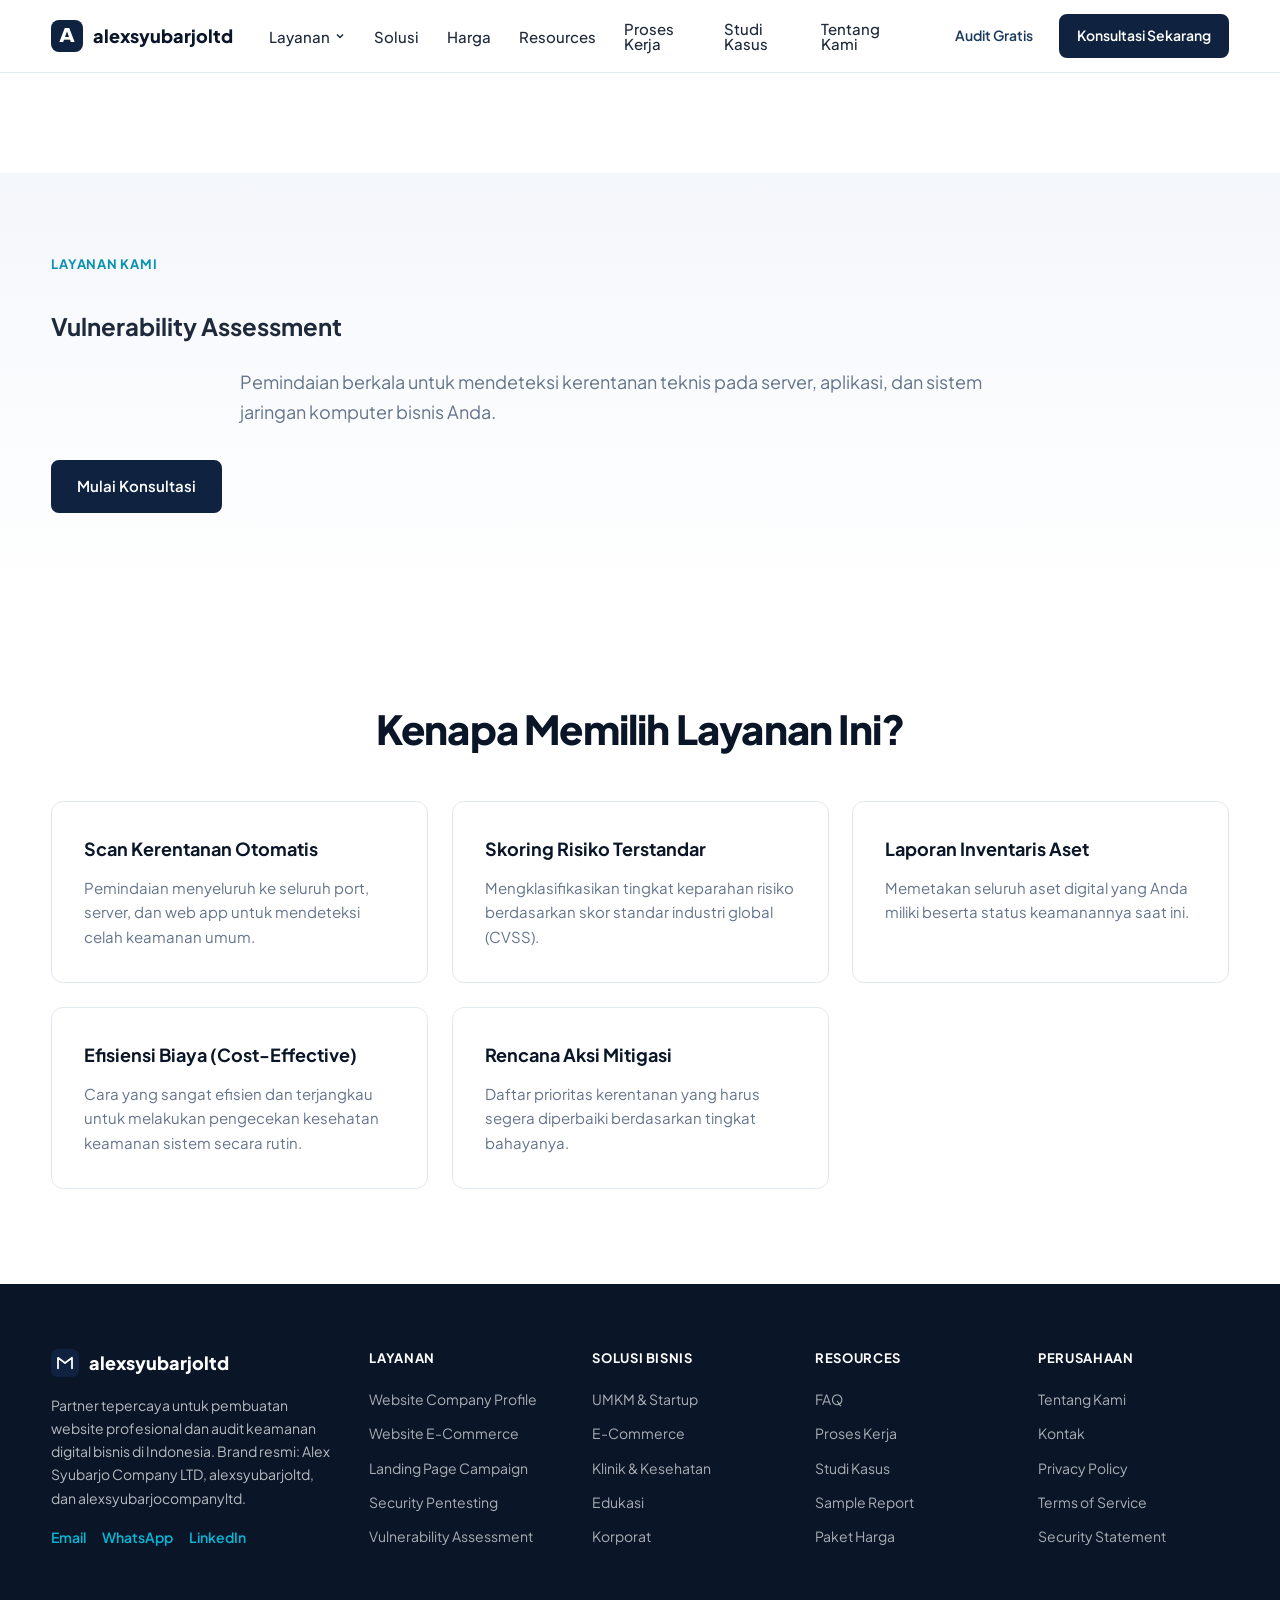
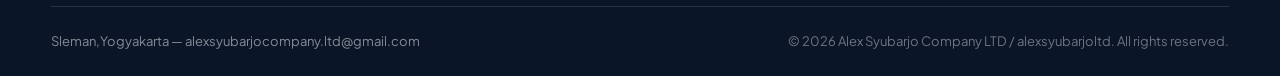
<file: vulnerability.html>
<!DOCTYPE html>
<html lang="id">
<head>
  <meta charset="UTF-8" />
  <meta name="viewport" content="width=device-width, initial-scale=1.0" />
  <title>Vulnerability Assessment — alexsyubarjoltd</title>
  <link rel="preconnect" href="https://fonts.googleapis.com" />
  <link rel="preconnect" href="https://fonts.gstatic.com" crossorigin />
  <link href="https://fonts.googleapis.com/css2?family=Plus+Jakarta+Sans:wght@400;500;600;700;800&display=swap" rel="stylesheet" />
  <link rel="icon" href="/favicon.ico" sizes="any" />
  <link rel="icon" type="image/svg+xml" href="/favicon.svg" />
  <link rel="icon" type="image/png" sizes="48x48" href="/favicon-48.png" />
  <link rel="apple-touch-icon" sizes="180x180" href="/apple-touch-icon.png" />
  <link rel="stylesheet" href="styles.css" />
</head>
<body>
  <!-- 2. Header -->
  <header class="site-header" id="header">
    <div class="container header-inner">
      <a href="index.html" class="logo" aria-label="alexsyubarjoltd">
        <span class="logo-mark" aria-hidden="true">
          <svg width="32" height="32" viewBox="0 0 32 32" fill="none">
            <rect width="32" height="32" rx="8" fill="currentColor" />
            <text x="16" y="22" text-anchor="middle" font-family="system-ui,sans-serif" font-weight="900" font-size="20"
              fill="#fff">A</text>
          </svg>
        </span>
        <span class="logo-text">alexsyubarjoltd</span>
      </a>

      <button class="nav-toggle" type="button" aria-label="Menu" aria-expanded="false" id="navToggle">
        <span></span><span></span><span></span>
      </button>

      <nav class="main-nav" id="mainNav" aria-label="Navigasi utama">
        <div class="nav-item has-mega">
          <button class="nav-link nav-trigger" type="button" aria-expanded="false" aria-haspopup="true"
            id="layananTrigger">
            Layanan
            <svg class="chevron" width="12" height="12" viewBox="0 0 12 12" aria-hidden="true">
              <path d="M3 4.5L6 7.5L9 4.5" stroke="currentColor" stroke-width="1.5" fill="none" />
            </svg>
          </button>
          <div class="mega-menu" id="megaMenu" role="menu">
            <div class="mega-grid">
              <div class="mega-col">
                <span class="mega-label">Pembuatan Website</span>
                <a href="company-profile.html" role="menuitem">Website Company Profile</a>
                <a href="ecommerce.html" role="menuitem">Website E-Commerce</a>
                <a href="landing-page.html" role="menuitem">Landing Page Campaign</a>
                <a href="web-app.html" role="menuitem">Web App Development</a>
              </div>
              <div class="mega-col">
                <span class="mega-label">Keamanan Digital</span>
                <a href="pentesting.html" role="menuitem">Security Pentesting</a>
                <a href="vulnerability.html" role="menuitem">Vulnerability Assessment</a>
                <a href="audit-infrastruktur.html" role="menuitem">Audit Infrastruktur Digital</a>
                <a href="maintenance.html" role="menuitem">Maintenance &amp; Hardening</a>
              </div>
              <div class="mega-promo">
                <p class="mega-promo-title">Butuh audit cepat?</p>
                <p>Dapatkan penilaian risiko awal gratis untuk website bisnis Anda.</p>
                <a href="index.html#kontak" class="btn btn-accent btn-sm">Audit Gratis</a>
              </div>
            </div>
          </div>
        </div>
        <a href="index.html#solusi" class="nav-link">Solusi</a>
        <a href="index.html#harga" class="nav-link">Harga</a>
        <a href="index.html#faq" class="nav-link">Resources</a>
        <a href="index.html#proses" class="nav-link">Proses Kerja</a>
        <a href="index.html#studi-kasus" class="nav-link">Studi Kasus</a>
        <a href="index.html#kontak" class="nav-link">Tentang Kami</a>
      </nav>

      <div class="header-actions">
        <a href="index.html#audit" class="btn btn-ghost btn-sm hide-mobile">Audit Gratis</a>
        <a href="index.html#kontak" class="btn btn-primary btn-sm">Konsultasi Sekarang</a>
      </div>
    </div>
  </header>


  <main style="padding-top: 100px;">
    <section class="section section-alt hero">
      <div class="container center">
        <span class="eyebrow">Layanan Kami</span>
        <h1>Vulnerability Assessment</h1>
        <p class="hero-sub" style="margin: 0 auto; max-width: 800px;">Pemindaian berkala untuk mendeteksi kerentanan teknis pada server, aplikasi, dan sistem jaringan komputer bisnis Anda.</p>
        <div style="margin-top: 32px;">
           <a href="index.html#kontak" class="btn btn-primary">Mulai Konsultasi</a>
        </div>
      </div>
    </section>

    <section class="section">
      <div class="container">
        <div class="section-header center">
          <h2>Kenapa Memilih Layanan Ini?</h2>
        </div>
        <div class="problem-grid">
           
          <article class="problem-card">
            <h3>Scan Kerentanan Otomatis</h3>
            <p>Pemindaian menyeluruh ke seluruh port, server, dan web app untuk mendeteksi celah keamanan umum.</p>
          </article>
          <article class="problem-card">
            <h3>Skoring Risiko Terstandar</h3>
            <p>Mengklasifikasikan tingkat keparahan risiko berdasarkan skor standar industri global (CVSS).</p>
          </article>
          <article class="problem-card">
            <h3>Laporan Inventaris Aset</h3>
            <p>Memetakan seluruh aset digital yang Anda miliki beserta status keamanannya saat ini.</p>
          </article>
          <article class="problem-card">
            <h3>Efisiensi Biaya (Cost-Effective)</h3>
            <p>Cara yang sangat efisien dan terjangkau untuk melakukan pengecekan kesehatan keamanan sistem secara rutin.</p>
          </article>
          <article class="problem-card">
            <h3>Rencana Aksi Mitigasi</h3>
            <p>Daftar prioritas kerentanan yang harus segera diperbaiki berdasarkan tingkat bahayanya.</p>
          </article>
        </div>
      </div>
    </section>
  </main>
  <!-- 14. Footer -->
  <footer class="site-footer">
    <div class="container footer-grid">
      <div class="footer-brand">
        <a href="index.html" class="logo footer-logo">
          <span class="logo-mark" aria-hidden="true">
            <svg width="28" height="28" viewBox="0 0 32 32" fill="none">
              <rect width="32" height="32" rx="8" fill="currentColor" />
              <path d="M8 22V10l8 6 8-6v12" stroke="#fff" stroke-width="2" stroke-linecap="round"
                stroke-linejoin="round" />
            </svg>
          </span>
          <span class="logo-text">alexsyubarjoltd</span>
        </a>
        <p>Partner tepercaya untuk pembuatan website profesional dan audit keamanan digital bisnis di Indonesia.
          Brand resmi: Alex Syubarjo Company LTD, alexsyubarjoltd, dan alexsyubarjocompanyltd.</p>
        <div class="footer-social">
          <a href="mailto:hello@nexusforge.id" aria-label="Email">Email</a>
          <a href="https://wa.me/6287805718296" target="_blank" rel="noopener" aria-label="WhatsApp">WhatsApp</a>
          <a href="https://linkedin.com" target="_blank" rel="noopener" aria-label="LinkedIn">LinkedIn</a>
        </div>
      </div>
      <div class="footer-col">
        <h4>Layanan</h4>
        <ul>
          <li><a href="company-profile.html">Website Company Profile</a></li>
          <li><a href="ecommerce.html">Website E-Commerce</a></li>
          <li><a href="landing-page.html">Landing Page Campaign</a></li>
          <li><a href="pentesting.html">Security Pentesting</a></li>
          <li><a href="vulnerability.html">Vulnerability Assessment</a></li>
        </ul>
      </div>
      <div class="footer-col">
        <h4>Solusi Bisnis</h4>
        <ul>
          <li><a href="index.html#solusi">UMKM &amp; Startup</a></li>
          <li><a href="index.html#solusi">E-Commerce</a></li>
          <li><a href="index.html#solusi">Klinik &amp; Kesehatan</a></li>
          <li><a href="index.html#solusi">Edukasi</a></li>
          <li><a href="index.html#solusi">Korporat</a></li>
        </ul>
      </div>
      <div class="footer-col">
        <h4>Resources</h4>
        <ul>
          <li><a href="index.html#faq">FAQ</a></li>
          <li><a href="index.html#proses">Proses Kerja</a></li>
          <li><a href="index.html#studi-kasus">Studi Kasus</a></li>
          <li><a href="index.html#audit">Sample Report</a></li>
          <li><a href="index.html#harga">Paket Harga</a></li>
        </ul>
      </div>
      <div class="footer-col">
        <h4>Perusahaan</h4>
        <ul>
          <li><a href="index.html#kontak">Tentang Kami</a></li>
          <li><a href="index.html#kontak">Kontak</a></li>
          <li><a href="index.html">Privacy Policy</a></li>
          <li><a href="index.html">Terms of Service</a></li>
          <li><a href="index.html">Security Statement</a></li>
        </ul>
      </div>
    </div>
    <div class="container footer-bottom">
      <address>Sleman,Yogyakarta — alexsyubarjocompany.ltd@gmail.com </address>
      <p>&copy; <span id="year"></span> Alex Syubarjo Company LTD / alexsyubarjoltd. All rights reserved.</p>
    </div>
  </footer>

  <script src="script.js"></script>
</body>


</html>
</file>
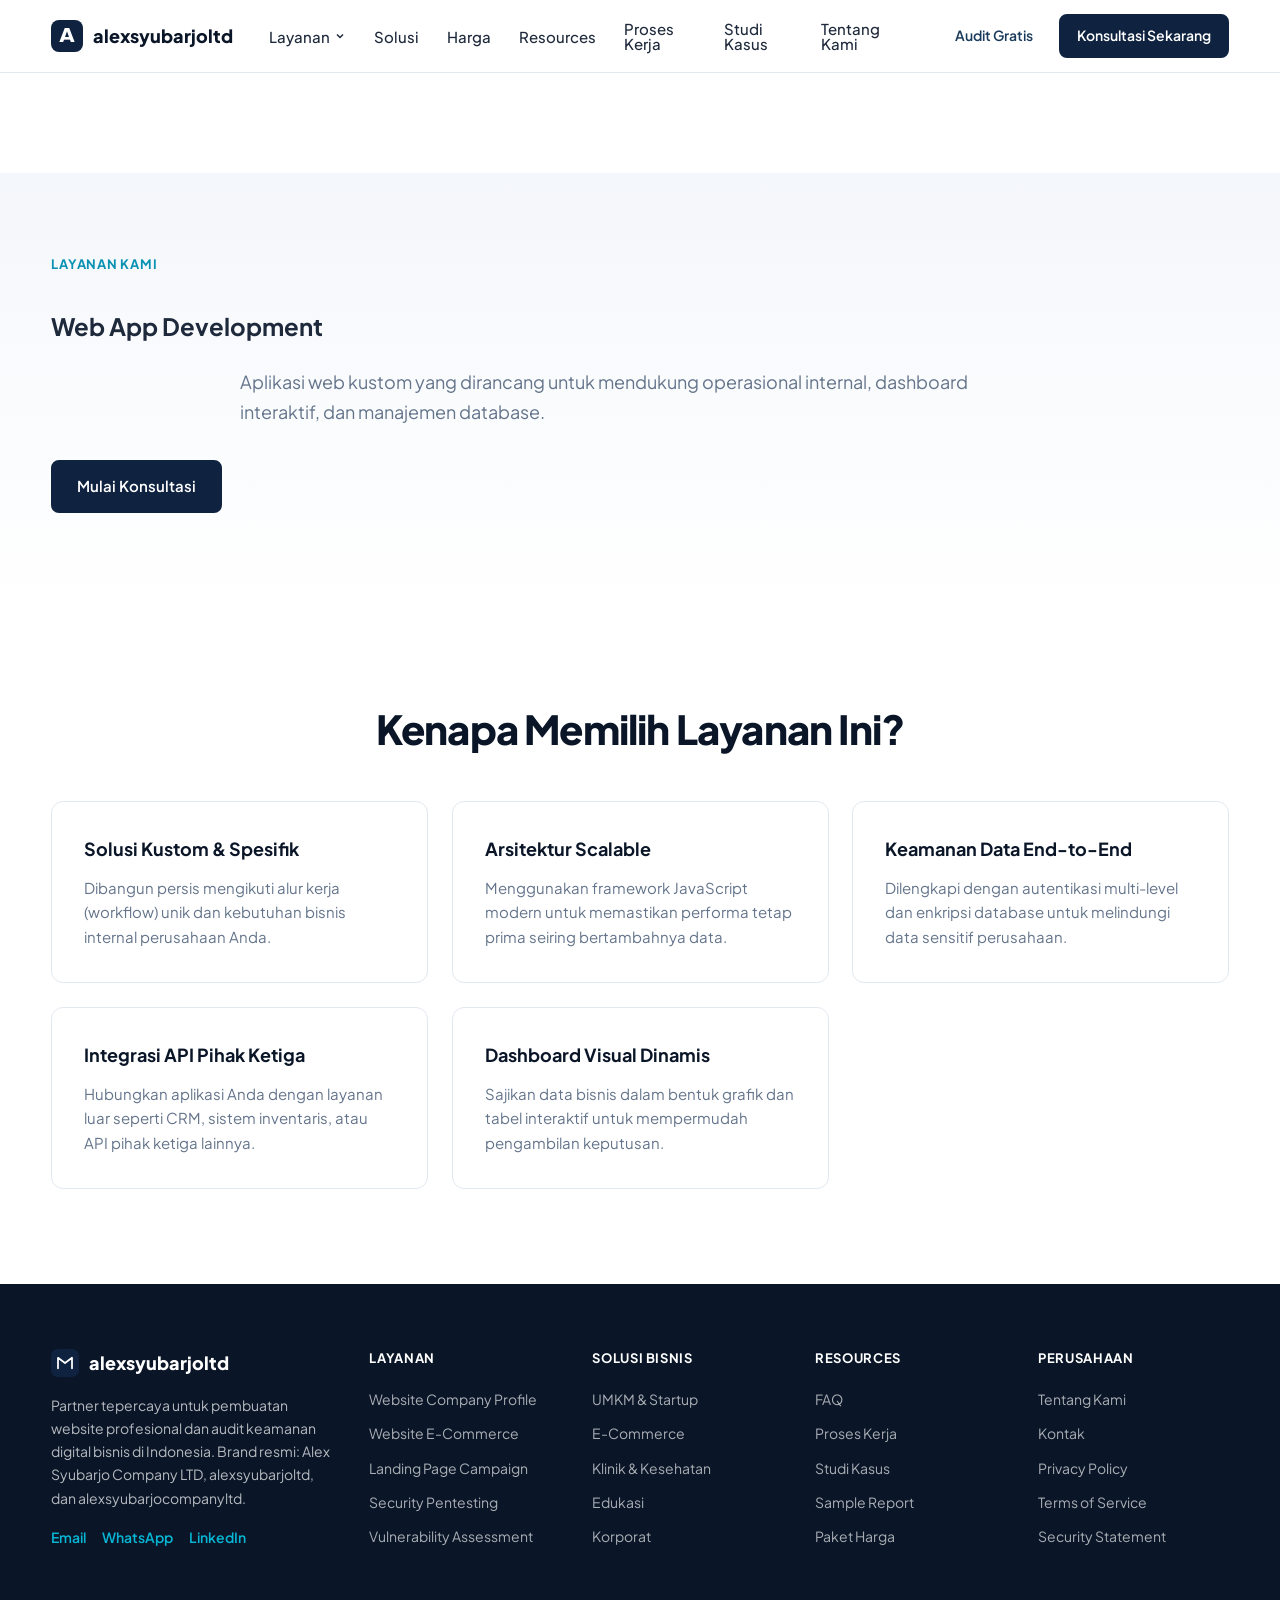
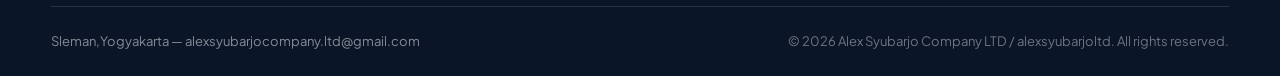
<file: web-app.html>
<!DOCTYPE html>
<html lang="id">
<head>
  <meta charset="UTF-8" />
  <meta name="viewport" content="width=device-width, initial-scale=1.0" />
  <title>Web App Development — alexsyubarjoltd</title>
  <link rel="preconnect" href="https://fonts.googleapis.com" />
  <link rel="preconnect" href="https://fonts.gstatic.com" crossorigin />
  <link href="https://fonts.googleapis.com/css2?family=Plus+Jakarta+Sans:wght@400;500;600;700;800&display=swap" rel="stylesheet" />
  <link rel="icon" href="/favicon.ico" sizes="any" />
  <link rel="icon" type="image/svg+xml" href="/favicon.svg" />
  <link rel="icon" type="image/png" sizes="48x48" href="/favicon-48.png" />
  <link rel="apple-touch-icon" sizes="180x180" href="/apple-touch-icon.png" />
  <link rel="stylesheet" href="styles.css" />
</head>
<body>
  <!-- 2. Header -->
  <header class="site-header" id="header">
    <div class="container header-inner">
      <a href="index.html" class="logo" aria-label="alexsyubarjoltd">
        <span class="logo-mark" aria-hidden="true">
          <svg width="32" height="32" viewBox="0 0 32 32" fill="none">
            <rect width="32" height="32" rx="8" fill="currentColor" />
            <text x="16" y="22" text-anchor="middle" font-family="system-ui,sans-serif" font-weight="900" font-size="20"
              fill="#fff">A</text>
          </svg>
        </span>
        <span class="logo-text">alexsyubarjoltd</span>
      </a>

      <button class="nav-toggle" type="button" aria-label="Menu" aria-expanded="false" id="navToggle">
        <span></span><span></span><span></span>
      </button>

      <nav class="main-nav" id="mainNav" aria-label="Navigasi utama">
        <div class="nav-item has-mega">
          <button class="nav-link nav-trigger" type="button" aria-expanded="false" aria-haspopup="true"
            id="layananTrigger">
            Layanan
            <svg class="chevron" width="12" height="12" viewBox="0 0 12 12" aria-hidden="true">
              <path d="M3 4.5L6 7.5L9 4.5" stroke="currentColor" stroke-width="1.5" fill="none" />
            </svg>
          </button>
          <div class="mega-menu" id="megaMenu" role="menu">
            <div class="mega-grid">
              <div class="mega-col">
                <span class="mega-label">Pembuatan Website</span>
                <a href="company-profile.html" role="menuitem">Website Company Profile</a>
                <a href="ecommerce.html" role="menuitem">Website E-Commerce</a>
                <a href="landing-page.html" role="menuitem">Landing Page Campaign</a>
                <a href="web-app.html" role="menuitem">Web App Development</a>
              </div>
              <div class="mega-col">
                <span class="mega-label">Keamanan Digital</span>
                <a href="pentesting.html" role="menuitem">Security Pentesting</a>
                <a href="vulnerability.html" role="menuitem">Vulnerability Assessment</a>
                <a href="audit-infrastruktur.html" role="menuitem">Audit Infrastruktur Digital</a>
                <a href="maintenance.html" role="menuitem">Maintenance &amp; Hardening</a>
              </div>
              <div class="mega-promo">
                <p class="mega-promo-title">Butuh audit cepat?</p>
                <p>Dapatkan penilaian risiko awal gratis untuk website bisnis Anda.</p>
                <a href="index.html#kontak" class="btn btn-accent btn-sm">Audit Gratis</a>
              </div>
            </div>
          </div>
        </div>
        <a href="index.html#solusi" class="nav-link">Solusi</a>
        <a href="index.html#harga" class="nav-link">Harga</a>
        <a href="index.html#faq" class="nav-link">Resources</a>
        <a href="index.html#proses" class="nav-link">Proses Kerja</a>
        <a href="index.html#studi-kasus" class="nav-link">Studi Kasus</a>
        <a href="index.html#kontak" class="nav-link">Tentang Kami</a>
      </nav>

      <div class="header-actions">
        <a href="index.html#audit" class="btn btn-ghost btn-sm hide-mobile">Audit Gratis</a>
        <a href="index.html#kontak" class="btn btn-primary btn-sm">Konsultasi Sekarang</a>
      </div>
    </div>
  </header>


  <main style="padding-top: 100px;">
    <section class="section section-alt hero">
      <div class="container center">
        <span class="eyebrow">Layanan Kami</span>
        <h1>Web App Development</h1>
        <p class="hero-sub" style="margin: 0 auto; max-width: 800px;">Aplikasi web kustom yang dirancang untuk mendukung operasional internal, dashboard interaktif, dan manajemen database.</p>
        <div style="margin-top: 32px;">
           <a href="index.html#kontak" class="btn btn-primary">Mulai Konsultasi</a>
        </div>
      </div>
    </section>

    <section class="section">
      <div class="container">
        <div class="section-header center">
          <h2>Kenapa Memilih Layanan Ini?</h2>
        </div>
        <div class="problem-grid">
           
          <article class="problem-card">
            <h3>Solusi Kustom & Spesifik</h3>
            <p>Dibangun persis mengikuti alur kerja (workflow) unik dan kebutuhan bisnis internal perusahaan Anda.</p>
          </article>
          <article class="problem-card">
            <h3>Arsitektur Scalable</h3>
            <p>Menggunakan framework JavaScript modern untuk memastikan performa tetap prima seiring bertambahnya data.</p>
          </article>
          <article class="problem-card">
            <h3>Keamanan Data End-to-End</h3>
            <p>Dilengkapi dengan autentikasi multi-level dan enkripsi database untuk melindungi data sensitif perusahaan.</p>
          </article>
          <article class="problem-card">
            <h3>Integrasi API Pihak Ketiga</h3>
            <p>Hubungkan aplikasi Anda dengan layanan luar seperti CRM, sistem inventaris, atau API pihak ketiga lainnya.</p>
          </article>
          <article class="problem-card">
            <h3>Dashboard Visual Dinamis</h3>
            <p>Sajikan data bisnis dalam bentuk grafik dan tabel interaktif untuk mempermudah pengambilan keputusan.</p>
          </article>
        </div>
      </div>
    </section>
  </main>
  <!-- 14. Footer -->
  <footer class="site-footer">
    <div class="container footer-grid">
      <div class="footer-brand">
        <a href="index.html" class="logo footer-logo">
          <span class="logo-mark" aria-hidden="true">
            <svg width="28" height="28" viewBox="0 0 32 32" fill="none">
              <rect width="32" height="32" rx="8" fill="currentColor" />
              <path d="M8 22V10l8 6 8-6v12" stroke="#fff" stroke-width="2" stroke-linecap="round"
                stroke-linejoin="round" />
            </svg>
          </span>
          <span class="logo-text">alexsyubarjoltd</span>
        </a>
        <p>Partner tepercaya untuk pembuatan website profesional dan audit keamanan digital bisnis di Indonesia.
          Brand resmi: Alex Syubarjo Company LTD, alexsyubarjoltd, dan alexsyubarjocompanyltd.</p>
        <div class="footer-social">
          <a href="mailto:hello@nexusforge.id" aria-label="Email">Email</a>
          <a href="https://wa.me/6287805718296" target="_blank" rel="noopener" aria-label="WhatsApp">WhatsApp</a>
          <a href="https://linkedin.com" target="_blank" rel="noopener" aria-label="LinkedIn">LinkedIn</a>
        </div>
      </div>
      <div class="footer-col">
        <h4>Layanan</h4>
        <ul>
          <li><a href="company-profile.html">Website Company Profile</a></li>
          <li><a href="ecommerce.html">Website E-Commerce</a></li>
          <li><a href="landing-page.html">Landing Page Campaign</a></li>
          <li><a href="pentesting.html">Security Pentesting</a></li>
          <li><a href="vulnerability.html">Vulnerability Assessment</a></li>
        </ul>
      </div>
      <div class="footer-col">
        <h4>Solusi Bisnis</h4>
        <ul>
          <li><a href="index.html#solusi">UMKM &amp; Startup</a></li>
          <li><a href="index.html#solusi">E-Commerce</a></li>
          <li><a href="index.html#solusi">Klinik &amp; Kesehatan</a></li>
          <li><a href="index.html#solusi">Edukasi</a></li>
          <li><a href="index.html#solusi">Korporat</a></li>
        </ul>
      </div>
      <div class="footer-col">
        <h4>Resources</h4>
        <ul>
          <li><a href="index.html#faq">FAQ</a></li>
          <li><a href="index.html#proses">Proses Kerja</a></li>
          <li><a href="index.html#studi-kasus">Studi Kasus</a></li>
          <li><a href="index.html#audit">Sample Report</a></li>
          <li><a href="index.html#harga">Paket Harga</a></li>
        </ul>
      </div>
      <div class="footer-col">
        <h4>Perusahaan</h4>
        <ul>
          <li><a href="index.html#kontak">Tentang Kami</a></li>
          <li><a href="index.html#kontak">Kontak</a></li>
          <li><a href="index.html">Privacy Policy</a></li>
          <li><a href="index.html">Terms of Service</a></li>
          <li><a href="index.html">Security Statement</a></li>
        </ul>
      </div>
    </div>
    <div class="container footer-bottom">
      <address>Sleman,Yogyakarta — alexsyubarjocompany.ltd@gmail.com </address>
      <p>&copy; <span id="year"></span> Alex Syubarjo Company LTD / alexsyubarjoltd. All rights reserved.</p>
    </div>
  </footer>

  <script src="script.js"></script>
</body>


</html>
</file>
<file: styles.css>
/* alexsyubarjoltd — B2B Landing Page */

:root {
  --navy-900: #0a1628;
  --navy-800: #0f2340;
  --navy-700: #1a3a5c;
  --navy-600: #234b73;
  --navy-100: #e8eef5;
  --navy-50: #f4f7fb;
  --white: #ffffff;
  --cyan: #06b6d4;
  --cyan-dark: #0891b2;
  --green: #10b981;
  --green-light: #d1fae5;
  --text: #1e293b;
  --text-muted: #64748b;
  --text-light: #94a3b8;
  --border: #e2e8f0;
  --border-dark: rgba(255, 255, 255, 0.12);
  --critical: #ef4444;
  --high: #f97316;
  --medium: #eab308;
  --low: #22c55e;
  --radius: 8px;
  --radius-lg: 12px;
  --shadow-sm: 0 1px 3px rgba(10, 22, 40, 0.06);
  --shadow-md: 0 4px 20px rgba(10, 22, 40, 0.08);
  --shadow-lg: 0 12px 40px rgba(10, 22, 40, 0.12);
  --font: "Plus Jakarta Sans", system-ui, -apple-system, sans-serif;
  --header-h: 72px;
  --announce-h: 44px;
  --transition: 0.2s ease;
  --container: min(1200px, 92vw);
}

*,
*::before,
*::after {
  box-sizing: border-box;
}

/* ── Loading Screen ─────────────────────────────────────── */
@keyframes spin {
  to { transform: rotate(360deg); }
}

@keyframes loader-fade-in {
  from { opacity: 0; transform: translateY(16px); }
  to   { opacity: 1; transform: translateY(0); }
}

@keyframes loader-pulse {
  0%, 100% { opacity: 1; }
  50%       { opacity: 0.4; }
}

.page-loader {
  position: fixed;
  inset: 0;
  z-index: 9999;
  display: flex;
  align-items: center;
  justify-content: center;
  background: linear-gradient(135deg, var(--navy-900) 0%, var(--navy-800) 60%, #0d1f38 100%);
  transition: opacity 0.5s ease, visibility 0.5s ease;
}

.page-loader.hide {
  opacity: 0;
  visibility: hidden;
  pointer-events: none;
}

.loader-inner {
  display: flex;
  flex-direction: column;
  align-items: center;
  gap: 1rem;
  animation: loader-fade-in 0.6s ease both;
}

.loader-logo {
  display: flex;
  align-items: center;
  justify-content: center;
  width: 80px;
  height: 80px;
  background: rgba(255,255,255,0.06);
  border: 1px solid rgba(255,255,255,0.12);
  border-radius: 20px;
  margin-bottom: 0.5rem;
}

.loader-logo svg {
  width: 48px;
  height: 48px;
}

.loader-brand {
  font-family: var(--font);
  font-size: 1.375rem;
  font-weight: 800;
  color: var(--white);
  letter-spacing: -0.02em;
}

.loader-spinner {
  margin-top: 0.5rem;
  animation: spin 0.9s linear infinite;
}

.loader-tagline {
  font-family: var(--font);
  font-size: 0.8125rem;
  color: rgba(255,255,255,0.45);
  margin: 0;
  animation: loader-pulse 1.6s ease-in-out infinite;
  letter-spacing: 0.02em;
}

html {
  scroll-behavior: smooth;
  overflow-x: hidden;
}

body {
  margin: 0;
  font-family: var(--font);
  font-size: 16px;
  line-height: 1.65;
  color: var(--text);
  background: var(--white);
  -webkit-font-smoothing: antialiased;
  overflow-x: hidden;
}

img {
  max-width: 100%;
  height: auto;
  display: block;
}

a {
  color: var(--navy-700);
  text-decoration: none;
  transition: color var(--transition);
}

a:hover {
  color: var(--cyan-dark);
}

.container {
  width: var(--container);
  margin-inline: auto;
}

/* Typography */
.eyebrow {
  display: inline-block;
  font-size: 0.8125rem;
  font-weight: 700;
  letter-spacing: 0.06em;
  text-transform: uppercase;
  color: var(--cyan-dark);
  margin-bottom: 0.75rem;
}

.eyebrow.light {
  color: var(--cyan);
}

.section-header {
  margin-bottom: 3rem;
}

.section-header.center {
  text-align: center;
  max-width: 680px;
  margin-inline: auto;
  margin-bottom: 3rem;
}

.section-header h2 {
  font-size: clamp(1.75rem, 4vw, 2.5rem);
  font-weight: 800;
  line-height: 1.2;
  color: var(--navy-900);
  margin: 0;
  letter-spacing: -0.02em;
}

.section-desc {
  color: var(--text-muted);
  margin: 1rem 0 0;
  font-size: 1.05rem;
}

.section {
  padding: clamp(4rem, 8vw, 6rem) 0;
}

.section-alt {
  background: var(--navy-50);
}

.section-dark {
  background: linear-gradient(135deg, var(--navy-900) 0%, var(--navy-800) 100%);
  color: var(--white);
}

.section-dark h2 {
  color: var(--white);
}

/* Buttons */
.btn {
  display: inline-flex;
  align-items: center;
  justify-content: center;
  gap: 0.5rem;
  padding: 0.75rem 1.5rem;
  font-family: var(--font);
  font-size: 0.9375rem;
  font-weight: 600;
  border: 2px solid transparent;
  border-radius: var(--radius);
  cursor: pointer;
  transition: background var(--transition), color var(--transition), border-color var(--transition), transform var(--transition), box-shadow var(--transition);
  white-space: nowrap;
}

.btn:hover {
  transform: translateY(-1px);
}

.btn-sm {
  padding: 0.5rem 1rem;
  font-size: 0.875rem;
}

.btn-lg {
  padding: 1rem 2rem;
  font-size: 1rem;
}

.btn-block {
  width: 100%;
}

.btn-primary {
  background: var(--navy-800);
  color: var(--white);
  border-color: var(--navy-800);
}

.btn-primary:hover {
  background: var(--navy-700);
  border-color: var(--navy-700);
  color: var(--white);
  box-shadow: var(--shadow-md);
}

.btn-accent {
  background: var(--cyan);
  color: var(--white);
  border-color: var(--cyan);
}

.btn-accent:hover {
  background: var(--cyan-dark);
  border-color: var(--cyan-dark);
  color: var(--white);
  box-shadow: 0 4px 20px rgba(6, 182, 212, 0.35);
}

.btn-outline {
  background: transparent;
  color: var(--navy-800);
  border-color: var(--border);
}

.btn-outline:hover {
  border-color: var(--navy-700);
  color: var(--navy-700);
  background: var(--white);
}

.btn-outline-light {
  background: transparent;
  color: var(--white);
  border-color: rgba(255, 255, 255, 0.4);
}

.btn-outline-light:hover {
  background: rgba(255, 255, 255, 0.1);
  border-color: var(--white);
  color: var(--white);
}

.btn-ghost {
  background: transparent;
  color: var(--navy-700);
  border-color: transparent;
}

.btn-ghost:hover {
  background: var(--navy-50);
  color: var(--navy-800);
}

/* Announcement bar */
.announcement-bar {
  background: var(--navy-900);
  color: rgba(255, 255, 255, 0.9);
  font-size: 0.875rem;
  position: relative;
  z-index: 110;
}

.announcement-inner {
  display: flex;
  align-items: center;
  justify-content: center;
  gap: 1rem;
  min-height: var(--announce-h);
  padding: 0.5rem 0;
  flex-wrap: wrap;
  text-align: center;
}

.announcement-inner p {
  margin: 0;
}

.announcement-inner strong {
  color: var(--cyan);
}

.announcement-cta {
  color: var(--cyan);
  font-weight: 700;
  font-size: 0.8125rem;
  text-decoration: underline;
  text-underline-offset: 3px;
}

.announcement-cta:hover {
  color: var(--white);
}

/* Header */
.site-header {
  position: sticky;
  top: 0;
  z-index: 100;
  background: rgba(255, 255, 255, 0.95);
  backdrop-filter: blur(12px);
  border-bottom: 1px solid var(--border);
  transition: box-shadow var(--transition);
}

.site-header.scrolled {
  box-shadow: var(--shadow-sm);
}

.header-inner {
  display: flex;
  align-items: center;
  gap: 1.5rem;
  min-height: var(--header-h);
}

.logo {
  display: flex;
  align-items: center;
  gap: 0.625rem;
  color: var(--navy-900);
  font-weight: 800;
  font-size: 1.125rem;
  flex-shrink: 0;
}

.logo:hover {
  color: var(--navy-900);
}

.logo-mark {
  color: var(--navy-800);
  display: flex;
}

.main-nav {
  display: flex;
  align-items: center;
  gap: 0.25rem;
  flex: 1;
  justify-content: center;
}

.nav-link,
.nav-trigger {
  display: inline-flex;
  align-items: center;
  gap: 0.25rem;
  padding: 0.5rem 0.75rem;
  font-size: 0.9375rem;
  font-weight: 500;
  color: var(--text);
  background: none;
  border: none;
  border-radius: var(--radius);
  cursor: pointer;
  font-family: var(--font);
  line-height: 1;
  transition: background var(--transition), color var(--transition);
}

.nav-link:hover,
.nav-trigger:hover,
.nav-link.active {
  color: var(--navy-800);
  background: var(--navy-50);
}

.nav-trigger .chevron {
  transition: transform var(--transition);
}

.nav-item.has-mega.open .nav-trigger .chevron {
  transform: rotate(180deg);
}

.header-actions {
  display: flex;
  align-items: center;
  gap: 0.5rem;
  flex-shrink: 0;
}

/* Mega menu */
.nav-item.has-mega {
  position: relative;
}

.mega-menu {
  position: absolute;
  top: calc(100% + 0.5rem);
  left: 50%;
  transform: translateX(-50%) translateY(8px);
  width: min(720px, 92vw);
  background: var(--white);
  border: 1px solid var(--border);
  border-radius: var(--radius-lg);
  box-shadow: var(--shadow-lg);
  padding: 1.5rem;
  opacity: 0;
  visibility: hidden;
  pointer-events: none;
  transition: none;
}

.nav-item.has-mega.open .mega-menu,
.nav-item.has-mega:hover .mega-menu {
  opacity: 1;
  visibility: visible;
  pointer-events: auto;
  transform: translateX(-50%) translateY(0);
}

.mega-grid {
  display: grid;
  grid-template-columns: 1fr 1fr 200px;
  gap: 1.5rem;
}

.mega-label {
  display: block;
  font-size: 0.75rem;
  font-weight: 700;
  text-transform: uppercase;
  letter-spacing: 0.06em;
  color: var(--text-muted);
  margin-bottom: 0.75rem;
}

.mega-col a {
  display: block;
  padding: 0.5rem 0.75rem;
  font-size: 0.9375rem;
  font-weight: 500;
  color: var(--text);
  border-radius: var(--radius);
  margin-bottom: 0.125rem;
}

.mega-col a:hover {
  background: var(--navy-50);
  color: var(--navy-800);
}

.mega-promo {
  background: linear-gradient(135deg, var(--navy-800), var(--navy-700));
  border-radius: var(--radius);
  padding: 1.25rem;
  color: rgba(255, 255, 255, 0.9);
  font-size: 0.875rem;
}

.mega-promo-title {
  font-weight: 700;
  font-size: 1rem;
  color: var(--white);
  margin: 0 0 0.5rem;
}

.mega-promo p {
  margin: 0 0 1rem;
  line-height: 1.5;
}

.nav-toggle {
  display: none;
  flex-direction: column;
  gap: 5px;
  padding: 8px;
  background: none;
  border: none;
  cursor: pointer;
  margin-left: auto;
}

.nav-toggle span {
  display: block;
  width: 22px;
  height: 2px;
  background: var(--navy-800);
  border-radius: 2px;
  transition: transform var(--transition), opacity var(--transition);
}

.nav-toggle.open span:nth-child(1) {
  transform: translateY(7px) rotate(45deg);
}

.nav-toggle.open span:nth-child(2) {
  opacity: 0;
}

.nav-toggle.open span:nth-child(3) {
  transform: translateY(-7px) rotate(-45deg);
}

/* Hero */
.hero {
  padding: clamp(3rem, 6vw, 5rem) 0 clamp(4rem, 8vw, 6rem);
  background: linear-gradient(180deg, var(--navy-50) 0%, var(--white) 100%);
  overflow: hidden;
}

.hero-grid {
  display: grid;
  grid-template-columns: 1fr 1fr;
  gap: 3rem;
  align-items: center;
}

.hero-copy h1 {
  font-size: clamp(2rem, 4.5vw, 3.25rem);
  font-weight: 800;
  line-height: 1.15;
  color: var(--navy-900);
  margin: 0 0 1.25rem;
  letter-spacing: -0.03em;
}

.hero-sub {
  font-size: 1.125rem;
  color: var(--text-muted);
  margin: 0 0 0.75rem;
  max-width: 520px;
  line-height: 1.7;
}

.brand-alias {
  max-width: 520px;
  margin: 0 0 2rem;
  color: var(--navy-700);
  font-size: 0.95rem;
  line-height: 1.65;
  font-weight: 600;
}

.hero-actions {
  display: flex;
  flex-wrap: wrap;
  gap: 0.75rem;
  margin-bottom: 2.5rem;
}

.trust-badges {
  display: flex;
  flex-wrap: wrap;
  gap: 0.625rem;
}

.badge {
  display: inline-flex;
  align-items: center;
  gap: 0.375rem;
  padding: 0.375rem 0.75rem;
  background: var(--white);
  border: 1px solid var(--border);
  border-radius: 100px;
  font-size: 0.8125rem;
  font-weight: 600;
  color: var(--navy-700);
}

.badge svg {
  color: var(--green);
  flex-shrink: 0;
}

/* Dashboard mockup */
.hero-visual {
  position: relative;
}

.hero-glow {
  position: absolute;
  inset: -20%;
  background: radial-gradient(circle at 60% 40%, rgba(6, 182, 212, 0.15), transparent 60%);
  pointer-events: none;
  z-index: 0;
}

.dashboard-mockup {
  position: relative;
  z-index: 1;
  background: var(--white);
  border: 1px solid var(--border);
  border-radius: var(--radius-lg);
  box-shadow: var(--shadow-lg);
  overflow: hidden;
}

.mockup-header {
  display: flex;
  align-items: center;
  gap: 0.5rem;
  padding: 0.875rem 1.25rem;
  background: var(--navy-50);
  border-bottom: 1px solid var(--border);
}

.dot {
  width: 10px;
  height: 10px;
  border-radius: 50%;
}

.dot.red { background: #ff5f57; }
.dot.yellow { background: #febc2e; }
.dot.green { background: #28c840; }

.mockup-title {
  margin-left: 0.5rem;
  font-size: 0.8125rem;
  font-weight: 600;
  color: var(--text-muted);
}

.mockup-body {
  padding: 1.25rem;
}

.score-row {
  display: grid;
  grid-template-columns: 1fr 1fr;
  gap: 0.75rem;
  margin-bottom: 1rem;
}

.score-card {
  background: var(--navy-50);
  border-radius: var(--radius);
  padding: 1rem;
}

.score-label {
  display: block;
  font-size: 0.75rem;
  font-weight: 600;
  color: var(--text-muted);
  margin-bottom: 0.25rem;
}

.score-value {
  font-size: 1.75rem;
  font-weight: 800;
  line-height: 1;
}

.score-value.good {
  color: var(--green);
}

.score-bar {
  height: 4px;
  background: var(--border);
  border-radius: 2px;
  margin-top: 0.5rem;
  overflow: hidden;
}

.score-bar span {
  display: block;
  height: 100%;
  background: var(--green);
  border-radius: 2px;
}

.risk-panel {
  background: var(--navy-900);
  border-radius: var(--radius);
  padding: 1rem;
  margin-bottom: 1rem;
  color: var(--white);
}

.risk-header {
  display: flex;
  justify-content: space-between;
  align-items: center;
  font-size: 0.8125rem;
  font-weight: 600;
  margin-bottom: 0.75rem;
}

.risk-tag {
  padding: 0.125rem 0.5rem;
  border-radius: 100px;
  font-size: 0.6875rem;
  font-weight: 700;
  text-transform: uppercase;
}

.risk-tag.medium {
  background: rgba(234, 179, 8, 0.2);
  color: var(--medium);
}

.risk-item {
  display: flex;
  align-items: center;
  gap: 0.5rem;
  font-size: 0.8125rem;
  padding: 0.375rem 0;
  color: rgba(255, 255, 255, 0.85);
}

.risk-dot {
  width: 8px;
  height: 8px;
  border-radius: 50%;
  flex-shrink: 0;
}

.risk-dot.critical { background: var(--critical); }
.risk-dot.high { background: var(--high); }
.risk-dot.low { background: var(--low); }

.mockup-bottom {
  display: grid;
  grid-template-columns: 1fr 1fr;
  gap: 0.75rem;
}

.conversion-mini,
.checklist-mini {
  background: var(--navy-50);
  border-radius: var(--radius);
  padding: 0.875rem;
  font-size: 0.8125rem;
}

.conversion-mini span,
.checklist-mini span {
  display: block;
  font-weight: 600;
  color: var(--text-muted);
  margin-bottom: 0.25rem;
}

.conversion-mini strong {
  font-size: 1.25rem;
  color: var(--cyan-dark);
}

.sparkline {
  width: 100%;
  height: 30px;
  color: var(--cyan);
  margin-top: 0.25rem;
}

.checklist-mini ul {
  list-style: none;
  padding: 0;
  margin: 0.25rem 0 0;
}

.checklist-mini li {
  padding: 0.125rem 0;
  color: var(--text-muted);
}

.checklist-mini li.done {
  color: var(--green);
}

.checklist-mini li.done::before {
  content: "✓ ";
  font-weight: 700;
}

/* Social proof */
.social-proof {
  padding: 2.5rem 0;
  border-top: 1px solid var(--border);
  border-bottom: 1px solid var(--border);
  background: var(--white);
}

.social-proof-title {
  text-align: center;
  font-size: 0.9375rem;
  font-weight: 600;
  color: var(--text-muted);
  margin: 0 0 1.75rem;
}

.logo-strip {
  display: flex;
  flex-wrap: wrap;
  justify-content: center;
  gap: 1rem;
}

.logo-placeholder {
  display: flex;
  align-items: center;
  justify-content: center;
  min-width: 120px;
  height: 48px;
  padding: 0 1.25rem;
  background: var(--navy-50);
  border: 1px dashed var(--border);
  border-radius: var(--radius);
  font-size: 0.8125rem;
  font-weight: 700;
  color: var(--text-light);
  letter-spacing: 0.02em;
}

/* Problem cards */
.problem-grid {
  display: grid;
  grid-template-columns: repeat(3, 1fr);
  gap: 1.5rem;
}

.problem-card {
  background: var(--white);
  border: 1px solid var(--border);
  border-radius: var(--radius-lg);
  padding: 2rem;
  transition: box-shadow var(--transition), transform var(--transition);
}

.problem-card:hover {
  box-shadow: var(--shadow-md);
  transform: translateY(-2px);
}

.problem-icon {
  width: 56px;
  height: 56px;
  display: flex;
  align-items: center;
  justify-content: center;
  border-radius: var(--radius);
  margin-bottom: 1.25rem;
}

.problem-icon.slow {
  background: #fef3c7;
  color: #d97706;
}

.problem-icon.design {
  background: #ede9fe;
  color: #7c3aed;
}

.problem-icon.security {
  background: #fee2e2;
  color: #dc2626;
}

.problem-card h3 {
  font-size: 1.125rem;
  font-weight: 700;
  color: var(--navy-900);
  margin: 0 0 0.75rem;
}

.problem-card p {
  margin: 0;
  color: var(--text-muted);
  font-size: 0.9375rem;
}

/* Pillars */
.pillar-grid {
  display: grid;
  grid-template-columns: repeat(3, 1fr);
  gap: 1.5rem;
}

.pillar-card {
  background: var(--white);
  border: 1px solid var(--border);
  border-radius: var(--radius-lg);
  padding: 2rem;
  transition: box-shadow var(--transition);
}

.pillar-card:hover {
  box-shadow: var(--shadow-md);
}

.pillar-card.featured {
  border-color: var(--cyan);
  box-shadow: 0 0 0 1px var(--cyan), var(--shadow-md);
}

.pillar-icon {
  width: 56px;
  height: 56px;
  display: flex;
  align-items: center;
  justify-content: center;
  border-radius: var(--radius);
  margin-bottom: 1.25rem;
}

.pillar-icon.build {
  background: #dbeafe;
  color: #2563eb;
}

.pillar-icon.optimize {
  background: #cffafe;
  color: var(--cyan-dark);
}

.pillar-icon.secure {
  background: var(--green-light);
  color: var(--green);
}

.pillar-card h3 {
  font-size: 1.375rem;
  font-weight: 800;
  color: var(--navy-900);
  margin: 0 0 0.75rem;
}

.pillar-card > p {
  color: var(--text-muted);
  font-size: 0.9375rem;
  margin: 0 0 1.25rem;
}

.pillar-card ul {
  list-style: none;
  padding: 0;
  margin: 0;
}

.pillar-card li {
  position: relative;
  padding-left: 1.25rem;
  font-size: 0.875rem;
  color: var(--text);
  margin-bottom: 0.5rem;
}

.pillar-card li::before {
  content: "";
  position: absolute;
  left: 0;
  top: 0.55em;
  width: 6px;
  height: 6px;
  background: var(--cyan);
  border-radius: 50%;
}

/* Service cards */
.service-grid {
  display: grid;
  grid-template-columns: repeat(4, 1fr);
  gap: 1.25rem;
}

.service-card {
  background: var(--white);
  border: 1px solid var(--border);
  border-radius: var(--radius-lg);
  padding: 1.75rem;
  transition: box-shadow var(--transition), border-color var(--transition);
}

.service-card:hover {
  box-shadow: var(--shadow-md);
  border-color: var(--cyan);
}

.service-icon {
  width: 48px;
  height: 48px;
  display: flex;
  align-items: center;
  justify-content: center;
  background: var(--navy-50);
  border-radius: var(--radius);
  color: var(--navy-700);
  margin-bottom: 1rem;
}

.service-icon.accent {
  background: #cffafe;
  color: var(--cyan-dark);
}

.service-card h3 {
  font-size: 1rem;
  font-weight: 700;
  color: var(--navy-900);
  margin: 0 0 0.5rem;
}

.service-card p {
  font-size: 0.875rem;
  color: var(--text-muted);
  margin: 0 0 1rem;
  line-height: 1.6;
}

.service-features {
  list-style: none;
  padding: 0;
  margin: 0 0 1.25rem;
  display: flex;
  flex-direction: column;
  gap: 0.5rem;
}

.service-features li {
  font-size: 0.825rem;
  color: var(--text-muted);
  display: flex;
  align-items: center;
  gap: 0.5rem;
}

.service-features svg {
  color: var(--cyan-dark);
  flex-shrink: 0;
}

.service-link {
  font-size: 0.875rem;
  font-weight: 600;
  color: var(--cyan-dark);
}

.service-link:hover {
  color: var(--navy-800);
}

/* Process */
.process-track {
  display: grid;
  grid-template-columns: repeat(5, 1fr);
  gap: 1.5rem;
  position: relative;
}

.process-track::before {
  content: "";
  position: absolute;
  top: 60px;
  left: 10%;
  right: 10%;
  height: 3px;
  background: linear-gradient(90deg, var(--cyan), var(--green));
  opacity: 0.4;
  z-index: 0;
  border-radius: 3px;
}

.process-step {
  position: relative;
  z-index: 1;
  text-align: center;
  padding: 2rem 1.25rem;
  background: var(--white);
  border: 1px solid var(--border);
  border-radius: var(--radius-lg);
  box-shadow: var(--shadow-sm);
  transition: transform var(--transition), box-shadow var(--transition), border-color var(--transition);
  display: flex;
  flex-direction: column;
  align-items: center;
}

.process-step:hover {
  transform: translateY(-8px);
  box-shadow: var(--shadow-lg);
  border-color: var(--cyan);
}

.step-num {
  display: inline-flex;
  align-items: center;
  justify-content: center;
  width: 56px;
  height: 56px;
  background: linear-gradient(135deg, var(--navy-800), var(--navy-700));
  color: var(--white);
  font-size: 1rem;
  font-weight: 800;
  border-radius: 50%;
  margin-bottom: 1.5rem;
  box-shadow: 0 0 0 4px var(--white), 0 0 0 2px rgba(6, 182, 212, 0.5);
  transition: transform var(--transition), box-shadow var(--transition), background var(--transition);
  z-index: 2;
  position: relative;
}

.process-step:hover .step-num {
  transform: scale(1.1);
  box-shadow: 0 0 0 4px var(--white), 0 0 0 2px var(--cyan);
  background: linear-gradient(135deg, var(--cyan), var(--cyan-dark));
}

.process-step h3 {
  font-size: 0.9375rem;
  font-weight: 700;
  color: var(--navy-900);
  margin: 0 0 0.75rem;
  line-height: 1.35;
}

.process-step p {
  font-size: 0.8125rem;
  color: var(--text-muted);
  margin: 0;
  line-height: 1.6;
}

/* Audit section */
.audit-grid {
  display: grid;
  grid-template-columns: 1fr 1fr;
  gap: 3rem;
  align-items: center;
}

.audit-copy p {
  color: rgba(255, 255, 255, 0.75);
  font-size: 1.05rem;
  margin: 0 0 1.5rem;
}

.audit-features {
  list-style: none;
  padding: 0;
  margin: 0 0 2rem;
}

.audit-features li {
  display: flex;
  align-items: center;
  gap: 0.75rem;
  padding: 0.5rem 0;
  font-size: 0.9375rem;
  color: rgba(255, 255, 255, 0.9);
}

.audit-features svg {
  color: var(--cyan);
  flex-shrink: 0;
}

.report-card {
  background: rgba(255, 255, 255, 0.06);
  border: 1px solid var(--border-dark);
  border-radius: var(--radius-lg);
  padding: 1.5rem;
  backdrop-filter: blur(8px);
}

.report-header {
  display: flex;
  justify-content: space-between;
  align-items: center;
  font-size: 0.8125rem;
  font-weight: 600;
  color: rgba(255, 255, 255, 0.7);
  margin-bottom: 1.25rem;
  padding-bottom: 1rem;
  border-bottom: 1px solid var(--border-dark);
}

.report-summary h4 {
  font-size: 0.875rem;
  font-weight: 700;
  color: var(--white);
  margin: 0 0 0.5rem;
}

.report-summary p {
  font-size: 0.875rem;
  color: rgba(255, 255, 255, 0.75);
  margin: 0 0 1.25rem;
  line-height: 1.6;
}

.report-summary strong {
  color: var(--critical);
}

.report-ratings {
  margin-bottom: 1.25rem;
}

.rating-row {
  display: grid;
  grid-template-columns: 70px 1fr 24px;
  align-items: center;
  gap: 0.75rem;
  margin-bottom: 0.5rem;
  font-size: 0.75rem;
  font-weight: 600;
}

.rating-row span:first-child {
  color: rgba(255, 255, 255, 0.7);
}

.rating-row span:last-child {
  color: var(--white);
  text-align: right;
}

.rating-bar {
  height: 6px;
  background: rgba(255, 255, 255, 0.1);
  border-radius: 3px;
  overflow: hidden;
}

.rating-bar span {
  display: block;
  height: 100%;
  border-radius: 3px;
}

.rating-row.critical .rating-bar span { background: var(--critical); }
.rating-row.high .rating-bar span { background: var(--high); }
.rating-row.medium .rating-bar span { background: var(--medium); }
.rating-row.low .rating-bar span { background: var(--low); }

.report-finding {
  background: rgba(239, 68, 68, 0.1);
  border: 1px solid rgba(239, 68, 68, 0.25);
  border-radius: var(--radius);
  padding: 0.875rem;
  margin-bottom: 0.75rem;
}

.finding-tag {
  display: inline-block;
  padding: 0.125rem 0.5rem;
  border-radius: 100px;
  font-size: 0.6875rem;
  font-weight: 700;
  text-transform: uppercase;
  margin-bottom: 0.375rem;
}

.finding-tag.critical {
  background: rgba(239, 68, 68, 0.2);
  color: #fca5a5;
}

.report-finding p {
  font-size: 0.8125rem;
  color: rgba(255, 255, 255, 0.85);
  margin: 0;
}

.report-impact {
  font-size: 0.8125rem;
  color: rgba(255, 255, 255, 0.7);
  line-height: 1.55;
}

.report-impact strong {
  color: var(--white);
}

/* Pricing */
.pricing-grid {
  display: grid;
  grid-template-columns: repeat(3, 1fr);
  gap: 1.5rem;
  align-items: start;
}

.pricing-card {
  position: relative;
  background: var(--white);
  border: 1px solid var(--border);
  border-radius: var(--radius-lg);
  padding: 2rem;
  transition: box-shadow var(--transition), transform var(--transition);
}

.pricing-card:hover {
  box-shadow: var(--shadow-md);
}

.pricing-card.popular {
  border-color: var(--navy-800);
  box-shadow: var(--shadow-lg);
  transform: scale(1.03);
}

.popular-badge {
  position: absolute;
  top: -12px;
  left: 50%;
  transform: translateX(-50%);
  background: var(--cyan);
  color: var(--white);
  font-size: 0.6875rem;
  font-weight: 700;
  text-transform: uppercase;
  letter-spacing: 0.04em;
  padding: 0.25rem 0.875rem;
  border-radius: 100px;
  white-space: nowrap;
}

.pricing-card h3 {
  font-size: 1.375rem;
  font-weight: 800;
  color: var(--navy-900);
  margin: 0 0 0.5rem;
}

.pricing-desc {
  font-size: 0.9375rem;
  color: var(--text-muted);
  margin: 0 0 1.5rem;
  line-height: 1.55;
}

.pricing-features {
  list-style: none;
  padding: 0;
  margin: 0 0 1.5rem;
}

.pricing-features li {
  position: relative;
  padding: 0.5rem 0 0.5rem 1.5rem;
  font-size: 0.9375rem;
  color: var(--text);
  border-bottom: 1px solid var(--border);
}

.pricing-features li:last-child {
  border-bottom: none;
}

.pricing-features li::before {
  content: "✓";
  position: absolute;
  left: 0;
  color: var(--green);
  font-weight: 700;
}

/* Case studies */
.case-grid {
  display: grid;
  grid-template-columns: repeat(3, 1fr);
  gap: 1.5rem;
}

.case-card {
  background: var(--white);
  border: 1px solid var(--border);
  border-radius: var(--radius-lg);
  padding: 2rem;
  transition: box-shadow var(--transition);
}

.case-card:hover {
  box-shadow: var(--shadow-md);
}

.case-metric {
  font-size: 2.5rem;
  font-weight: 800;
  color: var(--cyan-dark);
  line-height: 1;
  margin-bottom: 0.25rem;
}

.case-label {
  display: block;
  font-size: 0.75rem;
  font-weight: 700;
  text-transform: uppercase;
  letter-spacing: 0.05em;
  color: var(--text-muted);
  margin-bottom: 1rem;
}

.case-card h3 {
  font-size: 1.0625rem;
  font-weight: 700;
  color: var(--navy-900);
  margin: 0 0 0.75rem;
  line-height: 1.35;
}

.case-card p {
  font-size: 0.875rem;
  color: var(--text-muted);
  margin: 0 0 1.25rem;
  line-height: 1.6;
}

.case-tag {
  display: inline-block;
  padding: 0.25rem 0.75rem;
  background: var(--navy-50);
  border-radius: 100px;
  font-size: 0.75rem;
  font-weight: 600;
  color: var(--navy-700);
}

/* FAQ */
.faq-container {
  display: grid;
  grid-template-columns: 1fr 2fr;
  gap: 3rem;
  align-items: start;
}

.faq-list {
  display: flex;
  flex-direction: column;
  gap: 0.75rem;
}

.faq-item {
  background: var(--white);
  border: 1px solid var(--border);
  border-radius: var(--radius);
  overflow: hidden;
}

.faq-item summary {
  padding: 1.125rem 1.25rem;
  font-weight: 600;
  font-size: 0.9375rem;
  color: var(--navy-900);
  cursor: pointer;
  list-style: none;
  display: flex;
  justify-content: space-between;
  align-items: center;
  transition: background var(--transition);
}

.faq-item summary::-webkit-details-marker {
  display: none;
}

.faq-item summary::after {
  content: "+";
  font-size: 1.25rem;
  font-weight: 400;
  color: var(--text-muted);
  transition: transform var(--transition);
}

.faq-item[open] summary::after {
  content: "−";
}

.faq-item summary:hover {
  background: var(--navy-50);
}

.faq-item p {
  padding: 0 1.25rem 1.125rem;
  margin: 0;
  font-size: 0.9375rem;
  color: var(--text-muted);
  line-height: 1.65;
}

/* CTA section */
.cta-section {
  background: linear-gradient(135deg, var(--navy-900) 0%, var(--navy-700) 100%);
  color: var(--white);
}

.cta-inner {
  display: grid;
  grid-template-columns: 1fr 1fr;
  gap: 3rem;
  align-items: start;
}

.cta-copy h2 {
  font-size: clamp(1.75rem, 3.5vw, 2.25rem);
  font-weight: 800;
  line-height: 1.2;
  margin: 0 0 1rem;
  letter-spacing: -0.02em;
}

.cta-copy p {
  color: rgba(255, 255, 255, 0.75);
  font-size: 1.05rem;
  margin: 0 0 2rem;
}

.cta-actions {
  display: flex;
  flex-wrap: wrap;
  gap: 0.75rem;
}

.contact-form {
  background: var(--white);
  border-radius: var(--radius-lg);
  padding: 2rem;
  color: var(--text);
}

.contact-form h3 {
  font-size: 1.125rem;
  font-weight: 700;
  color: var(--navy-900);
  margin: 0 0 1.5rem;
}

.form-row {
  display: grid;
  grid-template-columns: 1fr 1fr;
  gap: 1rem;
}

.contact-form label {
  display: block;
  margin-bottom: 1rem;
}

.contact-form label span {
  display: block;
  font-size: 0.8125rem;
  font-weight: 600;
  color: var(--text);
  margin-bottom: 0.375rem;
}

.contact-form input,
.contact-form select,
.contact-form textarea {
  width: 100%;
  padding: 0.75rem 1rem;
  font-family: var(--font);
  font-size: 0.9375rem;
  border: 1px solid var(--border);
  border-radius: var(--radius);
  background: var(--white);
  color: var(--text);
  transition: border-color var(--transition), box-shadow var(--transition);
}

.contact-form input:focus,
.contact-form select:focus,
.contact-form textarea:focus {
  outline: none;
  border-color: var(--cyan);
  box-shadow: 0 0 0 3px rgba(6, 182, 212, 0.15);
}

.form-note {
  text-align: center;
  font-size: 0.8125rem;
  color: var(--text-muted);
  margin: 0.75rem 0 0;
}

.form-success {
  display: none;
  text-align: center;
  padding: 2rem;
}

.form-success.show {
  display: block;
}

.form-success svg {
  color: var(--green);
  margin-bottom: 1rem;
}

/* Footer */
.site-footer {
  background: var(--navy-900);
  color: rgba(255, 255, 255, 0.7);
  padding: 4rem 0 0;
}

.footer-grid {
  display: grid;
  grid-template-columns: 1.5fr repeat(4, 1fr);
  gap: 2rem;
  padding-bottom: 3rem;
  border-bottom: 1px solid var(--border-dark);
}

.footer-brand p {
  font-size: 0.875rem;
  line-height: 1.65;
  margin: 1rem 0;
  max-width: 280px;
}

.footer-logo {
  color: var(--white);
}

.footer-logo:hover {
  color: var(--white);
}

.footer-social {
  display: flex;
  gap: 1rem;
}

.footer-social a {
  font-size: 0.875rem;
  font-weight: 600;
  color: var(--cyan);
}

.footer-social a:hover {
  color: var(--white);
}

.footer-col h4 {
  font-size: 0.8125rem;
  font-weight: 700;
  text-transform: uppercase;
  letter-spacing: 0.05em;
  color: var(--white);
  margin: 0 0 1rem;
}

.footer-col ul {
  list-style: none;
  padding: 0;
  margin: 0;
}

.footer-col li {
  margin-bottom: 0.5rem;
}

.footer-col a {
  font-size: 0.875rem;
  color: rgba(255, 255, 255, 0.65);
}

.footer-col a:hover {
  color: var(--white);
}

.footer-bottom {
  display: flex;
  justify-content: space-between;
  align-items: center;
  flex-wrap: wrap;
  gap: 1rem;
  padding: 1.5rem 0;
  font-size: 0.8125rem;
}

.footer-bottom address {
  font-style: normal;
  color: rgba(255, 255, 255, 0.5);
}

.footer-bottom p {
  margin: 0;
  color: rgba(255, 255, 255, 0.4);
}

.hide-mobile {
  display: inline-flex;
}

/* ── Animations & Scroll Reveal ──────────────────────────── */

/* Keyframes */
@keyframes fadeInUp {
  from {
    opacity: 0;
    transform: translateY(40px);
  }
  to {
    opacity: 1;
    transform: translateY(0);
  }
}

@keyframes fadeInLeft {
  from {
    opacity: 0;
    transform: translateX(-40px);
  }
  to {
    opacity: 1;
    transform: translateX(0);
  }
}

@keyframes fadeInRight {
  from {
    opacity: 0;
    transform: translateX(40px);
  }
  to {
    opacity: 1;
    transform: translateX(0);
  }
}

@keyframes scaleIn {
  from {
    opacity: 0;
    transform: scale(0.9);
  }
  to {
    opacity: 1;
    transform: scale(1);
  }
}

@keyframes float {
  0%, 100% {
    transform: translateY(0);
  }
  50% {
    transform: translateY(-12px);
  }
}

@keyframes floatSlow {
  0%, 100% {
    transform: translateY(0) rotate(0deg);
  }
  50% {
    transform: translateY(-8px) rotate(1deg);
  }
}

@keyframes shimmer {
  0% {
    background-position: -200% center;
  }
  100% {
    background-position: 200% center;
  }
}

@keyframes pulseGlow {
  0%, 100% {
    box-shadow: 0 0 0 0 rgba(6, 182, 212, 0.4);
  }
  50% {
    box-shadow: 0 0 20px 4px rgba(6, 182, 212, 0.15);
  }
}

@keyframes breathe {
  0%, 100% {
    opacity: 0.15;
    transform: scale(1);
  }
  50% {
    opacity: 0.25;
    transform: scale(1.05);
  }
}

@keyframes slideInScale {
  from {
    opacity: 0;
    transform: scale(0.85) translateY(30px);
  }
  to {
    opacity: 1;
    transform: scale(1) translateY(0);
  }
}

@keyframes barGrow {
  from {
    width: 0;
  }
}

@keyframes countPulse {
  0% {
    transform: scale(1);
  }
  50% {
    transform: scale(1.08);
  }
  100% {
    transform: scale(1);
  }
}

@keyframes riskBlink {
  0%, 100% {
    opacity: 1;
  }
  50% {
    opacity: 0.4;
  }
}

@keyframes typewriterCursor {
  0%, 100% {
    border-right-color: transparent;
  }
  50% {
    border-right-color: var(--cyan);
  }
}

@keyframes gradientShift {
  0% {
    background-position: 0% 50%;
  }
  50% {
    background-position: 100% 50%;
  }
  100% {
    background-position: 0% 50%;
  }
}

@keyframes marquee {
  0% {
    transform: translateX(0);
  }
  100% {
    transform: translateX(-50%);
  }
}

/* Scroll reveal base — hidden initially */
.reveal {
  opacity: 0;
  transform: translateY(40px);
  transition: opacity 0.8s cubic-bezier(0.16, 1, 0.3, 1),
              transform 0.8s cubic-bezier(0.16, 1, 0.3, 1);
  will-change: opacity, transform;
}

.reveal.reveal-left {
  transform: translateX(-40px);
}

.reveal.reveal-right {
  transform: translateX(40px);
}

.reveal.reveal-scale {
  transform: scale(0.9);
}

.reveal.visible {
  opacity: 1;
  transform: translateY(0) translateX(0) scale(1);
}

/* Stagger delays for grid children */
.reveal-stagger > .reveal:nth-child(1) { transition-delay: 0s; }
.reveal-stagger > .reveal:nth-child(2) { transition-delay: 0.1s; }
.reveal-stagger > .reveal:nth-child(3) { transition-delay: 0.2s; }
.reveal-stagger > .reveal:nth-child(4) { transition-delay: 0.3s; }
.reveal-stagger > .reveal:nth-child(5) { transition-delay: 0.4s; }
.reveal-stagger > .reveal:nth-child(6) { transition-delay: 0.5s; }
.reveal-stagger > .reveal:nth-child(7) { transition-delay: 0.6s; }
.reveal-stagger > .reveal:nth-child(8) { transition-delay: 0.7s; }

/* Hero animations */
.hero-copy h1 {
  background: linear-gradient(
    90deg,
    var(--navy-900) 0%,
    var(--navy-700) 40%,
    var(--cyan-dark) 60%,
    var(--navy-900) 100%
  );
  background-size: 200% auto;
  -webkit-background-clip: text;
  background-clip: text;
  -webkit-text-fill-color: transparent;
  animation: shimmer 4s ease-in-out infinite;
}

.hero-visual .dashboard-mockup {
  animation: floatSlow 6s ease-in-out infinite;
}

.hero-glow {
  animation: breathe 4s ease-in-out infinite;
}

/* Animated score bars in mockup */
.score-bar span,
.rating-bar span {
  animation: barGrow 1.5s cubic-bezier(0.16, 1, 0.3, 1) both;
  animation-delay: 1.5s;
}

/* Risk dots pulsing */
.risk-dot.critical {
  animation: riskBlink 2s ease-in-out infinite;
}

/* Announcement bar shimmer */
.announcement-bar {
  background: linear-gradient(
    90deg,
    var(--navy-900) 0%,
    #152a4a 25%,
    var(--navy-900) 50%,
    #152a4a 75%,
    var(--navy-900) 100%
  );
  background-size: 300% 100%;
  animation: gradientShift 8s ease-in-out infinite;
}

/* Logo strip marquee animation */
.logo-strip {
  overflow: hidden;
  flex-wrap: nowrap;
  mask-image: linear-gradient(
    90deg,
    transparent 0%,
    black 10%,
    black 90%,
    transparent 100%
  );
  -webkit-mask-image: linear-gradient(
    90deg,
    transparent 0%,
    black 10%,
    black 90%,
    transparent 100%
  );
}

.logo-strip {
  animation: none;
}

.logo-strip-inner {
  display: flex;
  gap: 1rem;
  animation: marquee 20s linear infinite;
  width: max-content;
}

/* Enhanced card hover micro-animations */
.service-card {
  transition: box-shadow 0.4s cubic-bezier(0.16, 1, 0.3, 1),
              border-color 0.4s cubic-bezier(0.16, 1, 0.3, 1),
              transform 0.4s cubic-bezier(0.16, 1, 0.3, 1);
}

.service-card:hover {
  transform: translateY(-6px);
}

.service-card:hover .service-icon {
  animation: countPulse 0.5s ease-out;
}

.pillar-card {
  transition: box-shadow 0.4s cubic-bezier(0.16, 1, 0.3, 1),
              transform 0.4s cubic-bezier(0.16, 1, 0.3, 1),
              border-color 0.4s cubic-bezier(0.16, 1, 0.3, 1);
}

.pillar-card:hover {
  transform: translateY(-6px);
  box-shadow: var(--shadow-lg);
}

.pillar-card:hover .pillar-icon {
  animation: countPulse 0.5s ease-out;
}

.problem-card {
  transition: box-shadow 0.4s cubic-bezier(0.16, 1, 0.3, 1),
              transform 0.4s cubic-bezier(0.16, 1, 0.3, 1);
}

.problem-card:hover {
  transform: translateY(-6px);
}

.problem-card:hover .problem-icon {
  animation: countPulse 0.5s ease-out;
}

/* Case metric counter animation */
.case-metric {
  transition: transform 0.3s ease;
}

.case-card:hover .case-metric {
  transform: scale(1.1);
  color: var(--cyan);
}

/* Process step enhanced animation */
.process-step {
  transition: transform 0.5s cubic-bezier(0.16, 1, 0.3, 1),
              box-shadow 0.5s cubic-bezier(0.16, 1, 0.3, 1),
              border-color 0.5s cubic-bezier(0.16, 1, 0.3, 1);
}

/* Pricing card hover lift */
.pricing-card {
  transition: box-shadow 0.4s cubic-bezier(0.16, 1, 0.3, 1),
              transform 0.4s cubic-bezier(0.16, 1, 0.3, 1),
              border-color 0.4s cubic-bezier(0.16, 1, 0.3, 1);
}

.pricing-card:hover {
  transform: translateY(-6px);
  box-shadow: var(--shadow-lg);
}

.pricing-card.popular:hover {
  transform: scale(1.03) translateY(-6px);
}

/* CTA section pulsing glow border */
.cta-section {
  position: relative;
  overflow: hidden;
}

.cta-section::before {
  content: "";
  position: absolute;
  top: -50%;
  left: -50%;
  width: 200%;
  height: 200%;
  background: radial-gradient(
    circle at 30% 50%,
    rgba(6, 182, 212, 0.08) 0%,
    transparent 50%
  );
  animation: breathe 6s ease-in-out infinite;
  pointer-events: none;
}

/* Button hover ripple effect */
.btn {
  position: relative;
  overflow: hidden;
}

.btn::after {
  content: "";
  position: absolute;
  inset: 0;
  background: radial-gradient(circle at center, rgba(255,255,255,0.3) 0%, transparent 70%);
  opacity: 0;
  transform: scale(0);
  transition: opacity 0.4s ease, transform 0.4s ease;
  pointer-events: none;
}

.btn:hover::after {
  opacity: 1;
  transform: scale(2.5);
}

/* FAQ smooth open animation */
.faq-item p {
  animation: fadeInUp 0.3s ease-out;
}

/* Report card in audit section - float */
.report-card {
  animation: floatSlow 5s ease-in-out infinite;
  transition: transform 0.3s ease;
}

.report-card:hover {
  animation-play-state: paused;
}

/* Footer links subtle animation */
.footer-col a {
  transition: color 0.3s ease, transform 0.3s ease, padding-left 0.3s ease;
  display: inline-block;
}

.footer-col a:hover {
  padding-left: 4px;
}

/* Badge pulse on hover */
.badge {
  transition: transform 0.3s ease, box-shadow 0.3s ease, background 0.3s ease;
}

.badge:hover {
  transform: translateY(-2px);
  box-shadow: var(--shadow-sm);
  background: var(--navy-50);
}

/* Sparkline animation */
.sparkline polyline {
  stroke-dasharray: 200;
  stroke-dashoffset: 200;
  animation: sparklineDraw 2s ease-out 1.5s forwards;
}

@keyframes sparklineDraw {
  to {
    stroke-dashoffset: 0;
  }
}

/* Popular badge pulse */
.popular-badge {
  animation: pulseGlow 2s ease-in-out infinite;
}

/* Smooth section divider animations */
.section {
  position: relative;
}

/* Reduced motion preference */
@media (prefers-reduced-motion: reduce) {
  *,
  *::before,
  *::after {
    animation-duration: 0.01ms !important;
    animation-iteration-count: 1 !important;
    transition-duration: 0.01ms !important;
  }

  .reveal {
    opacity: 1;
    transform: none;
  }

  .hero-copy h1 {
    -webkit-text-fill-color: var(--navy-900);
    background: none;
  }
}

/* Responsive */
@media (max-width: 1100px) {
  .service-grid {
    grid-template-columns: repeat(2, 1fr);
  }

  .process-track {
    grid-template-columns: repeat(3, 1fr);
    gap: 2rem;
  }

  .process-track::before {
    display: none;
  }
}

@media (max-width: 900px) {
  .hero-grid,
  .audit-grid,
  .cta-inner,
  .faq-container,
  .footer-grid {
    grid-template-columns: 1fr;
  }

  .problem-grid,
  .pillar-grid,
  .pricing-grid,
  .case-grid {
    grid-template-columns: 1fr;
  }

  .pricing-card.popular {
    transform: none;
  }

  .process-track {
    grid-template-columns: 1fr;
  }

  .process-step {
    text-align: center;
    display: flex;
    flex-direction: column;
    align-items: center;
    gap: 1rem;
    padding: 1.5rem;
  }

  .step-num {
    margin-bottom: 0;
  }

  .hero-visual {
    order: -1;
    max-width: 520px;
    margin-inline: auto;
  }

  .hide-mobile {
    display: none;
  }

  .mega-grid {
    grid-template-columns: 1fr;
  }

  .mega-promo {
    display: none;
  }
}

@media (max-width: 768px) {
  .nav-toggle {
    display: flex;
  }

  .main-nav {
    position: absolute;
    top: 100%;
    left: 0;
    right: 0;
    bottom: auto;
    height: calc(100vh - var(--header-h));
    flex-direction: column;
    align-items: stretch;
    justify-content: flex-start;
    background: var(--white);
    padding: 1rem;
    gap: 0.25rem;
    overflow-y: auto;
    transform: translateX(100%);
    transition: transform 0.3s ease;
    z-index: 99;
  }

  .main-nav.open {
    transform: translateX(0);
  }

  .nav-link,
  .nav-trigger {
    width: 100%;
    justify-content: space-between;
    padding: 0.875rem 1rem;
  }

  .header-actions {
    display: none;
  }

  .nav-item.has-mega {
    width: 100%;
  }

  .mega-menu {
    position: static;
    transform: none;
    width: 100%;
    box-shadow: none;
    border: none;
    padding: 0 0 0 1rem;
    opacity: 1;
    visibility: visible;
    pointer-events: auto;
    display: none;
  }

  .nav-item.has-mega.open .mega-menu {
    display: block;
  }

  .nav-item.has-mega:hover .mega-menu {
    transform: none;
  }

  .service-grid {
    grid-template-columns: 1fr;
  }

  .form-row {
    grid-template-columns: 1fr;
  }

  .footer-grid {
    grid-template-columns: 1fr 1fr;
  }

  .footer-brand {
    grid-column: 1 / -1;
  }

  .announcement-inner {
    font-size: 0.8125rem;
  }

  .trust-badges {
    gap: 0.5rem;
  }

  .badge {
    font-size: 0.75rem;
  }
}

@media (max-width: 480px) {
  .footer-grid {
    grid-template-columns: 1fr;
  }

  .cta-actions {
    flex-direction: column;
  }

  .cta-actions .btn {
    width: 100%;
  }

  .hero-actions {
    flex-direction: column;
  }

  .hero-actions .btn {
    width: 100%;
  }
}
</file>
